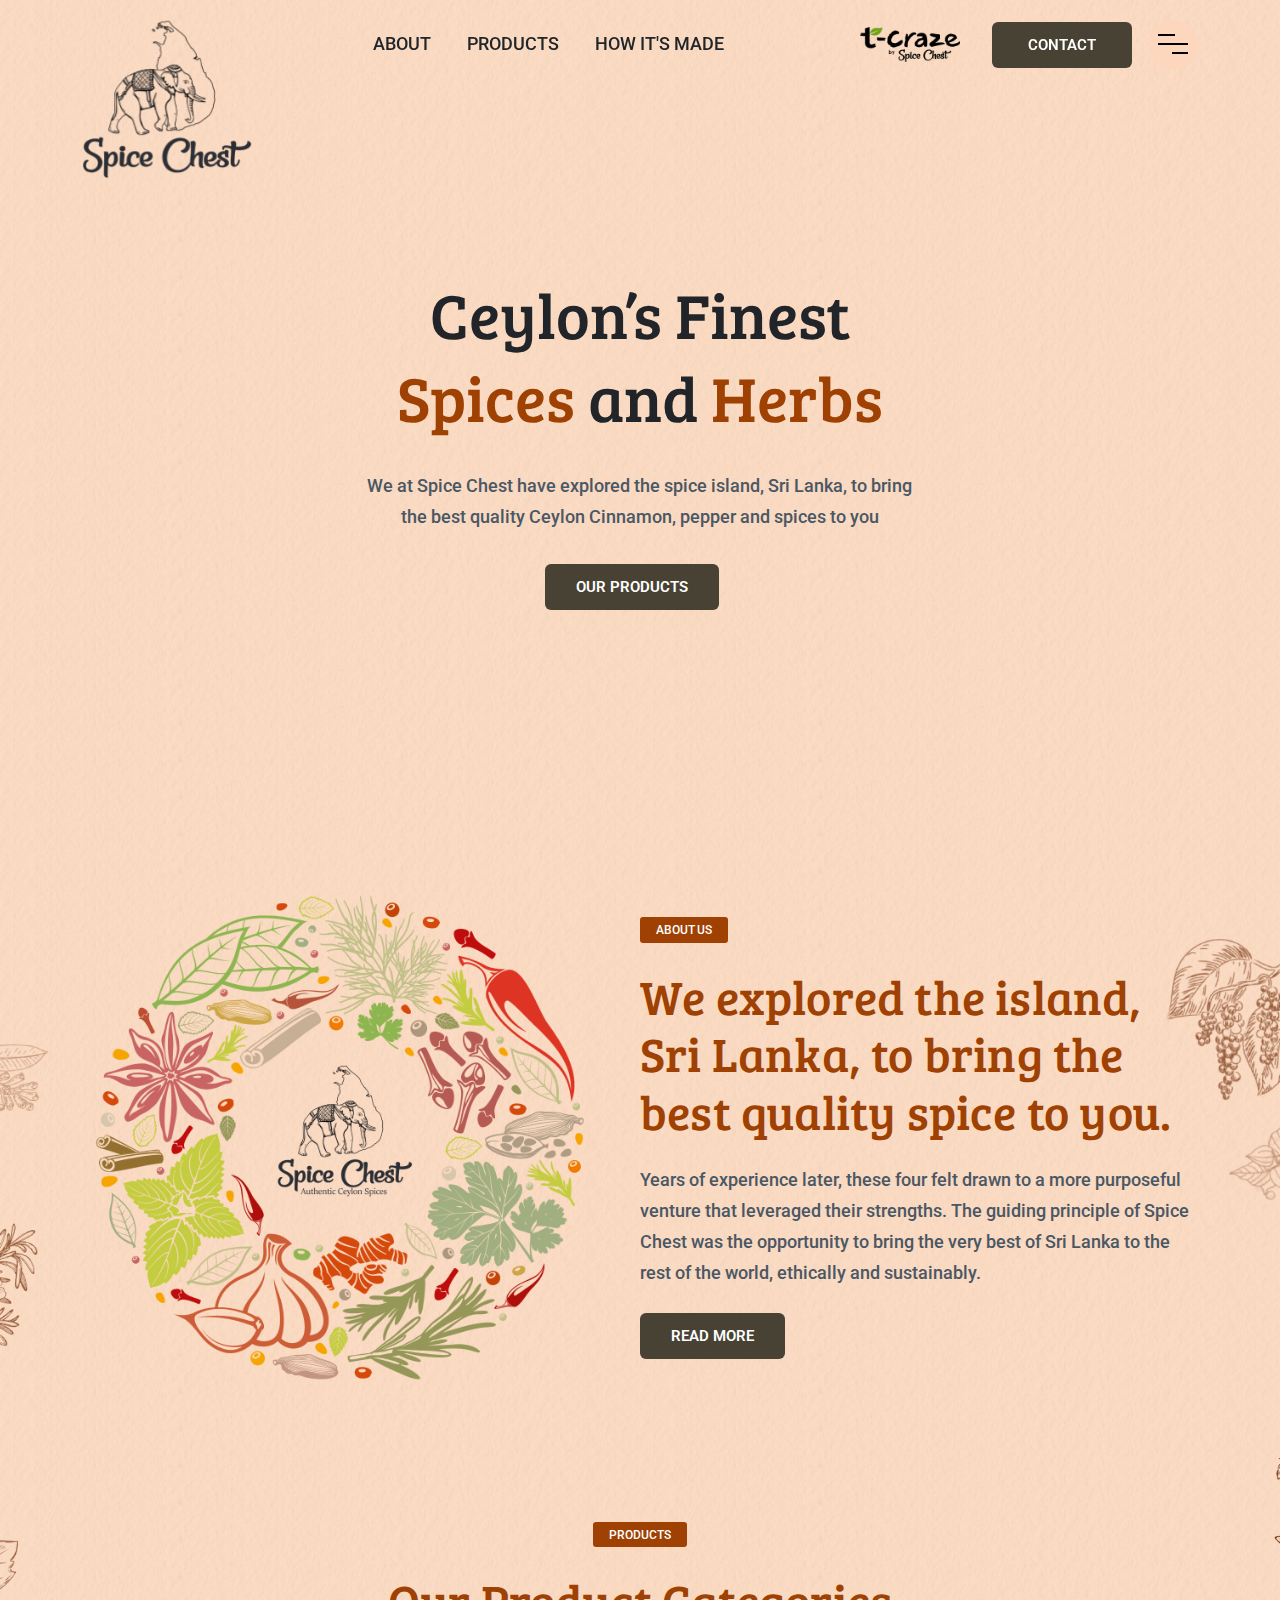
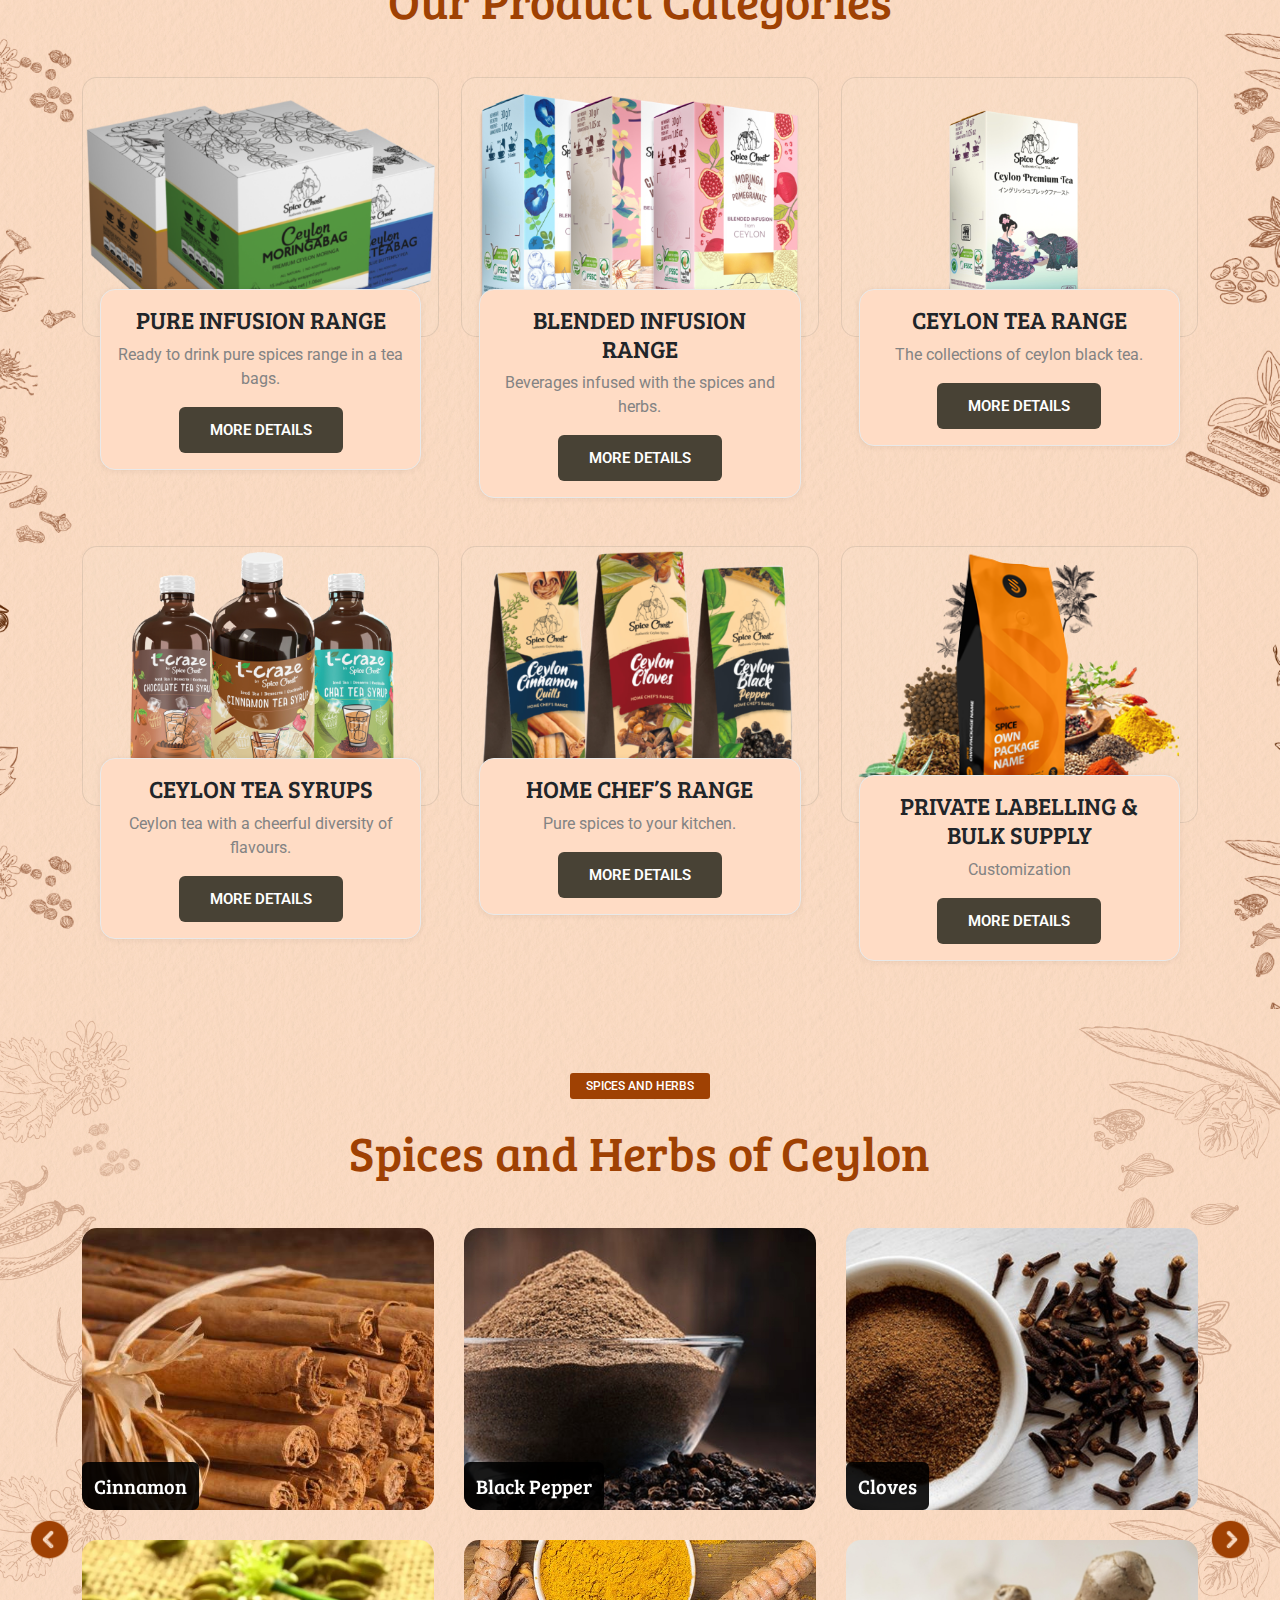
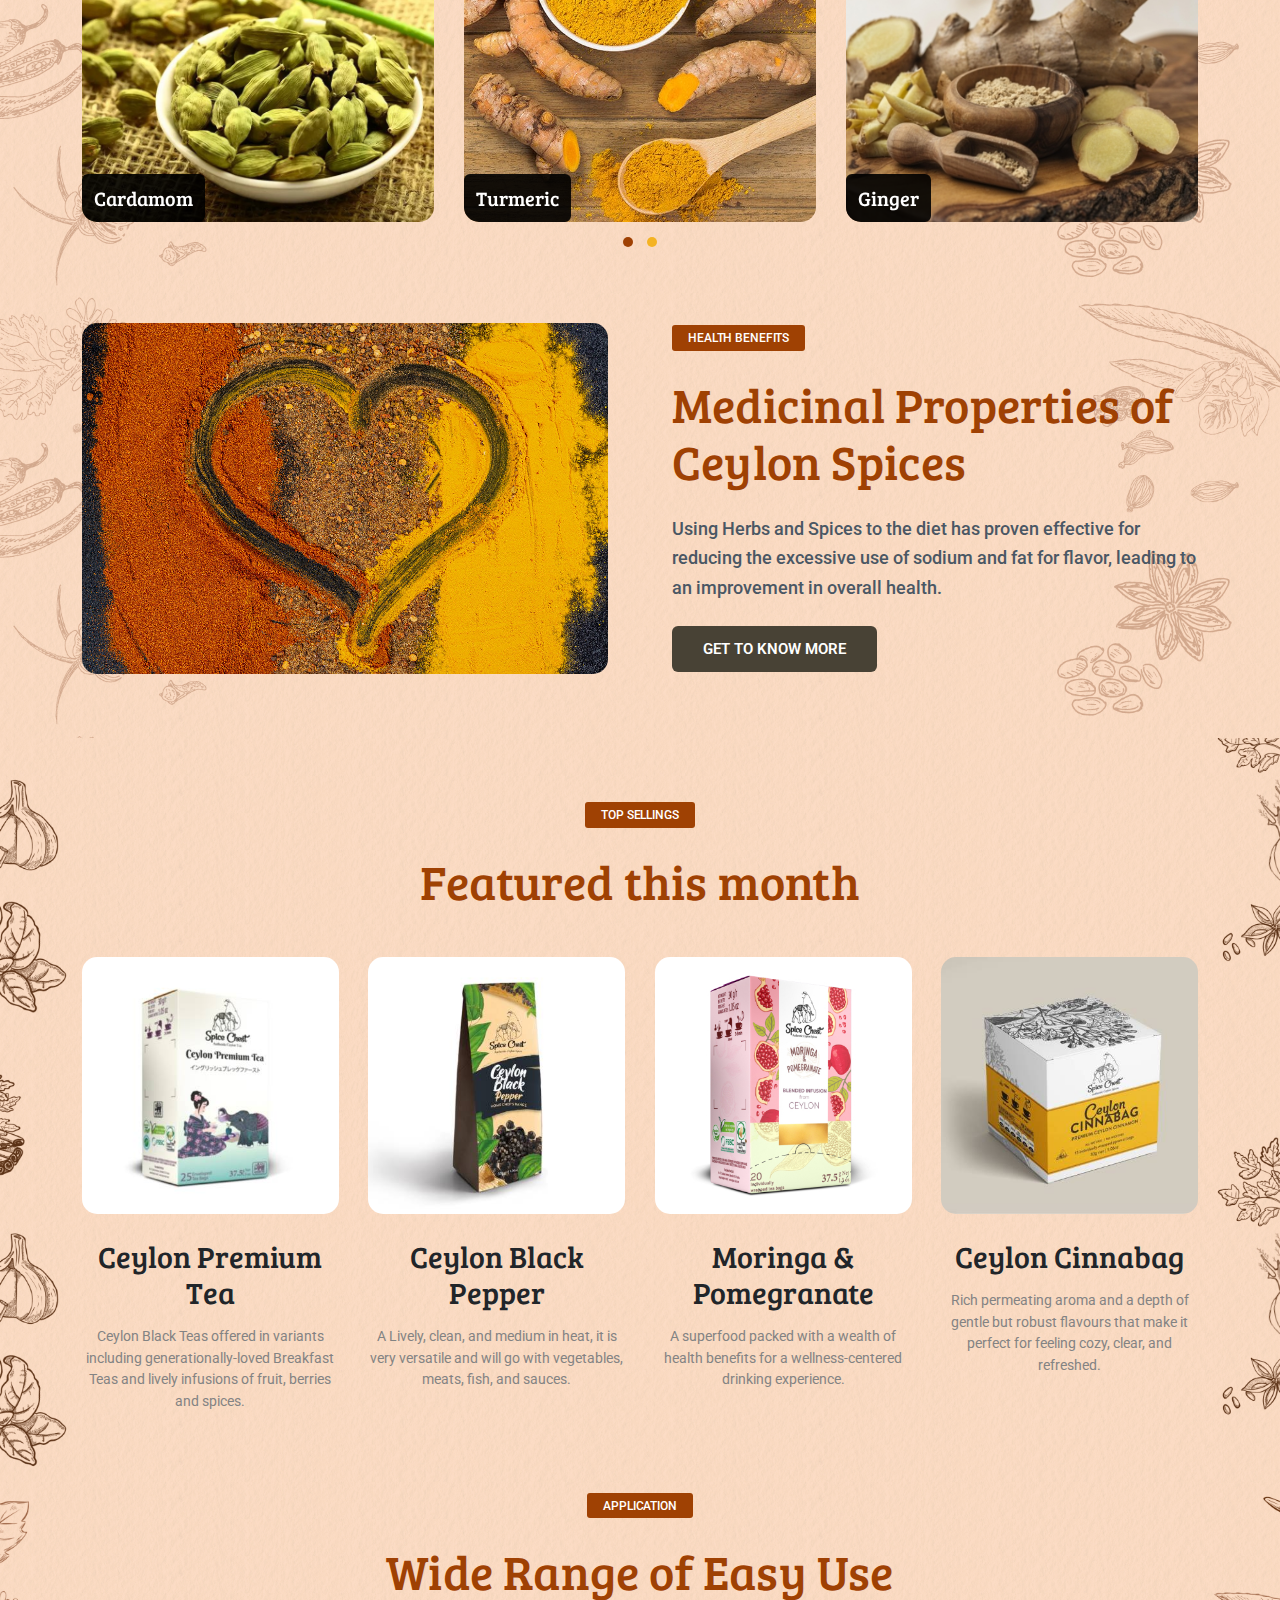
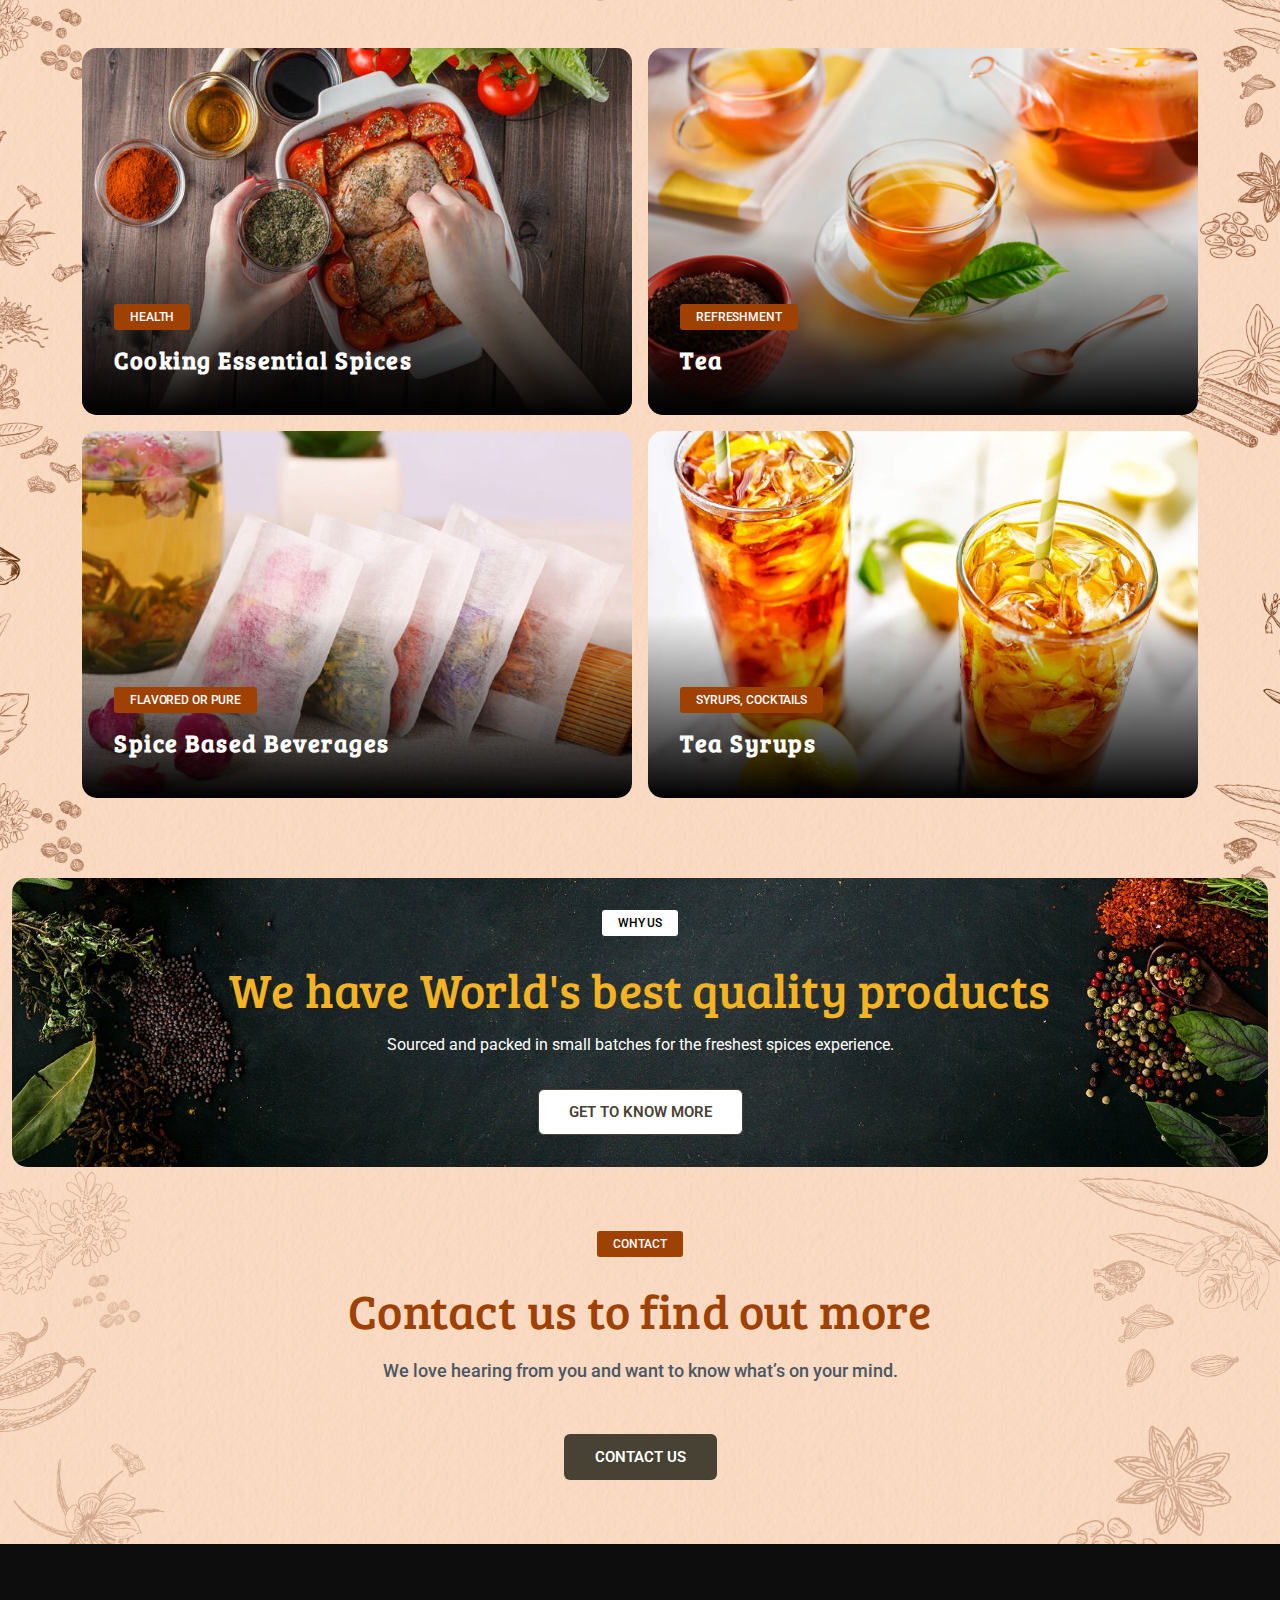
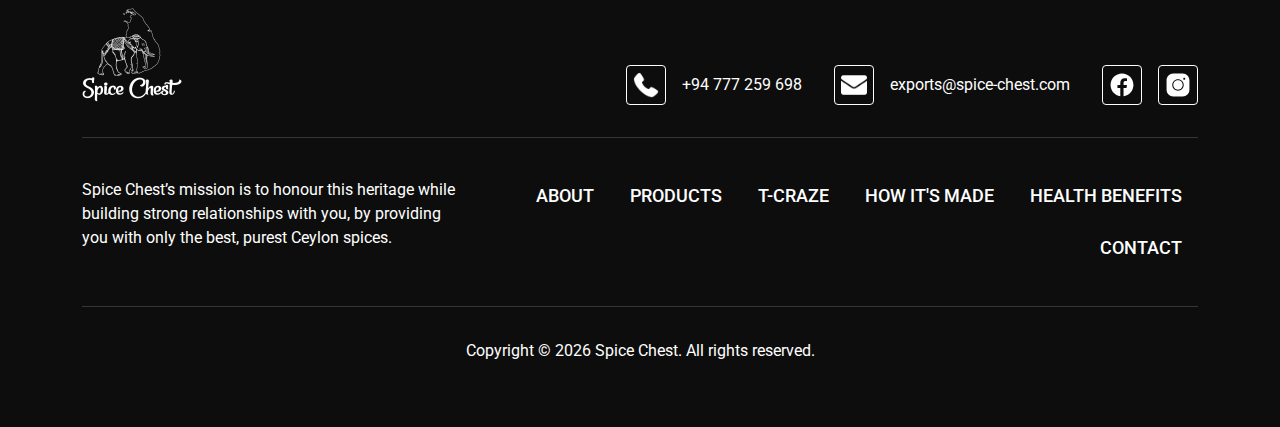
<file: index.html>
<!DOCTYPE html>
<html lang="en">

<head>
    <meta charset="UTF-8">
    <meta http-equiv="X-UA-Compatible" content="IE=edge">
    <meta name="viewport" content="width=device-width, initial-scale=1.0">
    <link href='assets/images/logo/fav-icon.png' type='image/x-icon' rel='shortcut icon' />
    <title>Spice Chest | Ceylon’s Finest Spices and Herbs</title>

    <link
        href="https://fonts.googleapis.com/css2?family=Roboto:ital,wght@0,100;0,300;0,400;0,500;0,700;0,900;1,400&display=swap"
        rel="stylesheet">
    <link href="https://fonts.googleapis.com/css2?family=Bree+Serif&display=swap" rel="stylesheet">


    <link href="assets/css/bootstrap.min.css" rel="stylesheet">
    <link rel="stylesheet" href="assets/css/owlCarousel/owl.carousel.min.css">
    <link rel="stylesheet" href="assets/css/owlCarousel/owl.theme.default.min.css">
    <link href="assets/css/main.css" rel="stylesheet">
    <link href="assets/css/responsive.css" rel="stylesheet">
</head>

<body>
    <section class="nav-main">
        <header class="cd-header" id="navbar">
            <div class="container header-wrapper">
                <div class="logo-wrap">
                    <a href="/">
                        <img class="img-fluid" src="assets/images/logo/Spice-Chest-Logo-Small.png" alt="">
                    </a>
                </div>

                <div class="nav_all_links">
                    <a href="about.html" class="sc-link">About</a>
                    <a href="product-categories.html" class="sc-link">Products</a>
                    <a href="how-its-made.html" class="sc-link">How it's Made</a>
                </div>

                <div class="nav_end_wrapper">
                    <a href="ceylon-tea-syrups.html" class="sc-link t-craze-link"><img
                            src="assets/images/logo/t-craze.png" alt=""></a>

                    <div class="nav_contact_btn">
                        <a href="contact.html" class="sc-main-btn text-uppercase">Contact</a>
                    </div>
                    <div class="nav-but-wrap">
                        <div class="menu-icon hover-target">
                            <span class="menu-icon__line menu-icon__line-left"></span>
                            <span class="menu-icon__line"></span>
                            <span class="menu-icon__line menu-icon__line-right"></span>
                        </div>
                    </div>
                </div>
            </div>
        </header>

        <div class="nav">
            <div class="nav__content">
                <div class="nav_tiles nav__list-item">
                    <div class="nav_block">
                        <a href="product-categories.html">Products</a>
                    </div>
                    <div class="nav_block">
                        <a href="contact.html">Contact Us</a>
                    </div>
                </div>
                <ul class="nav__list">
                    <li class="nav__list-item active-nav"><a href="about.html" class="hover-target">About Us</a></li>
                    <li class="nav__list-item"><a href="#" class="hover-target">t-craze</a></li>
                    <li class="nav__list-item"><a href="how-its-made.html" class="hover-target">How it's Made</a></li>
                    <li class="nav__list-item"><a href="health-benefits.html" class="hover-target">Health Benefits</a>
                    </li>
                </ul>
            </div>
        </div>
    </section>

    <!-- <div class="nav_height"></div> -->

    <section class="section-common hero-main">
        <!-- <div class="container"> -->
        <div class="hero_img_1 popOver">
            <img class="img-fluid" src="assets/images/main-bg-03.png" alt="">
        </div>

        <div class="hero_container">

            <div class="hero_text">
                <h1>Ceylon’s Finest <span>
                        <font>Spices</font> and <font>Herbs</font>
                    </span></h1>
                <h6>We at Spice Chest have explored the spice island, Sri Lanka, to bring the best quality Ceylon
                    Cinnamon, pepper and spices to you</h6>
                <div class="hero_main_btn">
                    <a href="#productsSection" class="sc-main-btn text-uppercase">Our Products</a>
                </div>
            </div>
        </div>

        <div class="hero_img_2 popOver_1">
            <img class="img-fluid" src="assets/images/main-bg-01.png" alt="">
        </div>
        <!-- </div> -->
    </section>

    <section class="section-common about-section pt-0">
        <div class="container">
            <div class="about_wrapper">
                <div class="about_us_img">
                    <img class="img-fluid" src="assets/images/home-about-bg-01.png" alt="">
                </div>

                <div class="about_us_desc">
                    <div class="content-eyebrow">About Us</div>
                    <h2 class="section-title">We explored the island, Sri Lanka, to bring the best quality spice to you.
                    </h2>
                    <h6 class="title-sub-1">Years of experience later, these four felt drawn to a more purposeful
                        venture that leveraged their
                        strengths. The guiding principle of Spice Chest was the opportunity to bring the very best of
                        Sri
                        Lanka to the rest of the world, ethically and sustainably.</h6>
                    <a href="about.html" class="sc-main-btn text-uppercase">Read More</a>
                </div>
            </div>
        </div>
    </section>

    <section class="section-common product-category-section pb-0" id="productsSection">
        <div class="container">
            <div class="products_container">
                <div class="products_title">
                    <div class="content-eyebrow">Products</div>
                    <h2 class="section-title">Our Product Categories
                    </h2>
                </div>
                <div class="products_wrapper">
                    <div class="products_item">
                        <img class="img-fluid" src="assets/images/products/categories/pure-infusion.png" alt="">
                        <div class="product_item_details">
                            <h5>Pure Infusion Range</h5>
                            <p class="product_names">Ready to drink pure spices range in a tea bags.
                            </p>
                            <a href="pure-Infusion-range.html" class="sc-main-btn text-uppercase">More Details</a>
                        </div>
                    </div>
                    <div class="products_item">
                        <img class="img-fluid" src="assets/images/products/categories/blended-infusion.png" alt="">
                        <div class="product_item_details">
                            <h5>Blended Infusion Range</h5>
                            <p class="product_names">Beverages infused with the spices and herbs.</p>
                            <a href="blended-infusion-range.html" class="sc-main-btn text-uppercase">More Details</a>
                        </div>
                    </div>
                    <div class="products_item">
                        <img class="img-fluid" src="assets/images/products/categories/tea-range.png" alt="">
                        <div class="product_item_details">
                            <h5>Ceylon Tea Range</h5>
                            <p class="product_names">The collections of ceylon black tea.</p>
                            <a href="ceylon-tea-range.html" class="sc-main-btn text-uppercase">More Details</a>
                        </div>
                    </div>
                    <div class="products_item">
                        <img class="img-fluid" src="assets/images/products/categories/tea-syrup.png" alt="">
                        <div class="product_item_details">
                            <h5>Ceylon Tea Syrups</h5>
                            <p class="product_names">Ceylon tea with a cheerful diversity of flavours.</p>
                            <a href="ceylon-tea-syrups.html" class="sc-main-btn text-uppercase">More Details</a>
                        </div>
                    </div>
                    <div class="products_item">
                        <img class="img-fluid" src="assets/images/products/categories/home-chef.png" alt="">
                        <div class="product_item_details">
                            <h5>Home Chef’s Range</h5>
                            <p class="product_names">Pure spices to your kitchen.</p>
                            <a href="home-chefs-range.html" class="sc-main-btn text-uppercase">More Details</a>
                        </div>
                    </div>
                    <div class="products_item">
                        <img class="img-fluid" src="assets/images/products/categories/bulk.png" alt="">
                        <div class="product_item_details">
                            <h5>Private Labelling & Bulk Supply</h5>
                            <p class="product_names">Customization</p>
                            <a href="private-labelling-bulk-supply.html" class="sc-main-btn text-uppercase">More
                                Details</a>
                        </div>
                    </div>
                </div>
            </div>
        </div>
    </section>

    <section class="section-common beverage-section">
        <!-- <div class="section-overlay"> </div> -->
        <div class="container">
            <div class="products_title">
                <div class="content-eyebrow">Spices and Herbs</div>
                <h2 class="section-title">Spices and Herbs of Ceylon
                </h2>
            </div>

            <div class="beverage-section-wrapper">

                <div class="owl-carousel owl-theme">
                    <div class="item">
                        <div class="beverage-right">
                            <div class="about_spice_right_item">
                                <div class="about_spice_image">
                                    <img class="img-fluid" src="assets/images/spice-demo/Ceylon Cinnamon.jpg" alt="">
                                </div>
                                <div class="about_spice_title_sm">
                                    <h5>Cinnamon</h5>
                                </div>

                                <div class="about_spice_info">
                                    <p>Sri Lanka is the home of ‘true cinnamon’ (not to be confused with Cassia) and
                                        from
                                        the times of ancient Egypt to now it has produced the world’s best Cinnamon.
                                    </p>
                                    <p> With its sensuous aroma and complex sweet flavour (as opposed to the bitter
                                        pungency of Cassia), artisanal Ceylon Cinnamon is a global favourite common in
                                        desserts in the West and savoury dishes in the East. </p>
                                    <p>Cinnamon Quills, or sticks,
                                        are delicately rolled layers of the inner bark of the cinnamon tree, easy to
                                        crumble and spread.</p>
                                </div>
                            </div>

                            <div class="about_spice_right_item">
                                <div class="about_spice_image">
                                    <img class="img-fluid" src="assets/images/spice-demo/Ceylon Black Pepper.jpg"
                                        alt="">
                                </div>
                                <div class="about_spice_title_sm">
                                    <h5>Black Pepper</h5>
                                </div>

                                <div class="about_spice_info">
                                    <p>Carefully nurtured pepper vines and precise peppercorn harvesting and sun-drying
                                        results in our premium Ceylon Black Pepper.
                                    </p>
                                    <p>Regarded one of the most versatile
                                        black peppers, it is aromatic with a clean, sharp bite and lingering medium
                                        heat. Extremely versatile and excellent for enhancing and adding vibrancy to
                                        sauces, vegetables, fish, and meats.</p>
                                </div>
                            </div>

                            <div class="about_spice_right_item">
                                <div class="about_spice_image">
                                    <img class="img-fluid" src="assets/images/spice-demo/Ceylon Cloves.jpg" alt="">
                                </div>
                                <div class="about_spice_title_sm">
                                    <h5>Cloves</h5>
                                </div>

                                <div class="about_spice_info">
                                    <p>Cloves are the dried unopened buds of the evergreen clove tree and Sri Lanka’s
                                        tropical wet zone is ideal for producing fresh cloves in abundance. Ceylon
                                        Cloves are robust in flavour, intensely aromatic, warm, and bittersweet.</p>
                                    <p>Its strong flavour features in stews and marinades in European, African, Asian
                                        and
                                        Middle Eastern Cuisine and is a staple in South Asian spice mixes.</p>
                                </div>
                            </div>

                            <div class="about_spice_right_item">
                                <div class="about_spice_image">
                                    <img class="img-fluid" src="assets/images/spice-demo/Cardamom.jpg" alt="">
                                </div>
                                <div class="about_spice_title_sm">
                                    <h5>Cardamom</h5>
                                </div>

                                <div class="about_spice_info">
                                    <p>Nicknamed the ‘Queen of Spices’ due to its historical acclaim and high value,
                                        Ceylon Cardamom consists of the seed pods of the Cardamom plants grown in the
                                        cool central highlands of Sri Lanka.</p>
                                    <p>Cardamom’s complex flavour; being
                                        deliciously fragrant and sweet while also being spicy and minty, make it a
                                        featured spice in sweets, pastries, coffees, teas and even meats.</p>
                                </div>
                            </div>

                            <div class="about_spice_right_item">
                                <div class="about_spice_image">
                                    <img class="img-fluid" src="assets/images/spice-demo/Ceylon Turmeric.jpg" alt="">
                                </div>
                                <div class="about_spice_title_sm">
                                    <h5>Turmeric</h5>
                                </div>

                                <div class="about_spice_info">
                                    <p>Native to Sri Lanka, this ancient golden spice consists of ground roots of the
                                        turmeric plant. Like its yellow-gold colour, Ceylon Turmeric has a mild floral
                                        aroma and a light, bright, earthy taste that hints of orange and ginger.</p>
                                    <p>A mainstay in curries, turmeric is also used to spice meats and vegetables as
                                        well
                                        as add colour to a variety of dishes.</p>
                                </div>
                            </div>


                            <div class="about_spice_right_item">
                                <div class="about_spice_image">
                                    <img class="img-fluid" src="assets/images/spice-demo/Ceylon Ginger.jpg" alt="">
                                </div>
                                <div class="about_spice_title_sm">
                                    <h5>Ginger</h5>
                                </div>

                                <div class="about_spice_info">
                                    <p>A Staple of kitchens worldwide, ginger’s exuberant flavour is timeless and
                                        instantly recognizable. Premium Ceylon ginger is uniquely strong in its aroma
                                        and flavour, giving Ceylon Ginger Powder its zest.
                                    </p>
                                    <p>Its flavour is warm, lively,
                                        and spicy-sweet with mild woodiness. Ceylon Ginger Powder pairs extremely well
                                        with a variety of foods ranging from sweets and cakes to pickles, meats and
                                        ginger beer.</p>
                                </div>
                            </div>
                        </div>
                    </div>

                    <div class="item">
                        <div class="beverage-right">
                            <div class="about_spice_right_item">
                                <div class="about_spice_image">
                                    <img class="img-fluid" src="assets/images/spice-demo/butterfly-pea.jpg" alt="">
                                </div>
                                <div class="about_spice_title_sm">
                                    <h5>Bule Butterfly Pea</h5>
                                </div>

                                <div class="about_spice_info">
                                    <p>Blue tea is a popular food trend in recent times, owing to the wonderful benefits
                                        it confers, for human health, such
                                        as promoting weight loss, detoxifying the body, pacifying the mind, enriching
                                        skin texture and improving hair
                                        growth.
                                    </p>
                                    <p>The impressive nutritional profile of blue tea makes it a wonderful weight loss
                                        beverage, as well as a
                                        refreshing drink to cool the body, when served chilled. Being naturally
                                        caffeine-free and a completely herbal
                                        concoction, blue tea just like Green Tea is also a powerhouse of antioxidants.
                                    </p>
                                    <p>It contains significant amounts of the
                                        catechin EGCG - epigallocatechin gallate, as well as a host of anti-inflammatory
                                        and immune-boosting components
                                        such as flavonoids, tannins and polyphenols.</p>
                                </div>
                            </div>

                            <div class="about_spice_right_item">
                                <div class="about_spice_image">
                                    <img class="img-fluid" src="assets/images/spice-demo/tea.jpg" alt="">
                                </div>
                                <div class="about_spice_title_sm">
                                    <h5>​Ceylon Tea</h5>
                                </div>
                                <div class="about_spice_info">
                                    <p>In over one hundred and fifty years, the name Ceylon had become synonymous with the world's finest tea.</p>
                                </div>
                            </div>

                            <div class="about_spice_right_item">
                                <div class="about_spice_image">
                                    <img class="img-fluid" src="assets/images/spice-demo/moringa.jpg" alt="">
                                </div>
                                <div class="about_spice_title_sm">
                                    <h5>Moringa</h5>
                                </div>

                                <div class="about_spice_info">
                                    <p>With minerals, amino acids, several times more vitamin C than oranges, and
                                        several times more calcium than
                                        cow’s milk, Moringa is extremely nutritious.
                                    </p>
                                    <p>Research into the plant chemicals present in Moringa show it has
                                        potential as an antitumor, antipyretic, antiepileptic, anti-inflammatory,
                                        antiulcer, antispasmodic, diuretic,
                                        antihypertensive, cholesterol lowering, antioxidant, antidiabetic,
                                        hepatoprotective, antibacterial and antifungal.</p>
                                </div>
                            </div>
                        </div>
                    </div>
                </div>
            </div>

            <div class="medicinal-properties">
                <div class="medicinal-image">
                    <img src="assets/images/helth-section.jpg" alt="">
                </div>
                <div class="medicinal-info">
                    <div class="content-eyebrow">Health Benefits</div>
                    <h5>Medicinal Properties of Ceylon Spices</h5>
                    <h6 class="title-sub-1">Using Herbs and Spices to the diet has proven effective for reducing the
                        excessive use of sodium and fat for flavor, leading to an improvement in overall health.
                    </h6>
                    <a href="health-benefits.html" class="sc-main-btn text-uppercase">Get to know more</a>
                </div>
            </div>

        </div>
    </section>

    <section class="section-common top_products_section">
        <div class="container">
            <div class="products_title">
                <div class="content-eyebrow">Top Sellings</div>
                <h2 class="section-title">Featured this month
                </h2>
            </div>

            <div class="top_products_wrapper">
                <div class="top_product_item">
                    <div class="top_product_item_image">
                        <img class="img-fluid" src="assets/images/products/top-sell/tea.jpg" alt="">
                    </div>
                    <div class="top_product_item_desc">
                        <h4>Ceylon Premium Tea</h4>
                        <p>Ceylon Black Teas offered in variants including generationally-loved Breakfast Teas and
                            lively infusions of fruit, berries and spices.</p>
                    </div>
                </div>

                <div class="top_product_item">
                    <div class="top_product_item_image">
                        <img class="img-fluid" src="assets/images/products/top-sell/CeylonBlackPepper.jpg" alt="">
                    </div>
                    <div class="top_product_item_desc">
                        <h4>Ceylon Black Pepper</h4>
                        <p>A Lively, clean, and medium in heat, it is very versatile and will go with vegetables, meats,
                            fish, and sauces.</p>
                    </div>
                </div>

                <div class="top_product_item">
                    <div class="top_product_item_image">
                        <img class="img-fluid" src="assets/images/products/top-sell/Moringa.jpg" alt="">
                    </div>
                    <div class="top_product_item_desc">
                        <h4>Moringa & Pomegranate</h4>
                        <p>A superfood packed with a wealth of health benefits for a wellness-centered drinking
                            experience.</p>
                    </div>
                </div>

                <div class="top_product_item">
                    <div class="top_product_item_image">
                        <img class="img-fluid" src="assets/images/products/top-sell/CINNABAG.jpg" alt="">
                    </div>
                    <div class="top_product_item_desc">
                        <h4>Ceylon Cinnabag​</h4>
                        <p>Rich permeating aroma and a depth of gentle but robust flavours that make it perfect for
                            feeling cozy, clear, and refreshed.</p>
                    </div>
                </div>
            </div>
        </div>
    </section>

    <section class="section-common where_using_section pt-0">
        <div class="container">
            <div class="products_title">
                <div class="content-eyebrow">Application</div>
                <h2 class="section-title">Wide Range of Easy Use
                </h2>
            </div>

            <div class="usage_wrapper">
                <div class="using_item">
                    <div class="usage_item_image">
                        <img src="assets/images/usage/cooking.jpg" alt="" class="img-fluid">
                    </div>
                    <div class="usage_item_title">
                        <div class="content-eyebrow">Health</div>
                        <h4>Cooking Essential Spices</h4>
                    </div>
                </div>

                <div class="using_item">
                    <div class="usage_item_image">
                        <img src="assets/images/usage/tea.jpg" alt="" class="img-fluid">
                    </div>
                    <div class="usage_item_title">
                        <div class="content-eyebrow">Refreshment</div>
                        <h4>Tea</h4>
                    </div>
                </div>

                <div class="using_item">
                    <div class="usage_item_image">
                        <img src="assets/images/usage/spice-drink.jpg" alt="" class="img-fluid">
                    </div>
                    <div class="usage_item_title">
                        <div class="content-eyebrow">Flavored or Pure</div>
                        <h4>Spice Based Beverages</h4>
                    </div>
                </div>

                <div class="using_item">
                    <div class="usage_item_image">
                        <img src="assets/images/usage/syrups.jpg" alt="" class="img-fluid">
                    </div>
                    <div class="usage_item_title">
                        <div class="content-eyebrow">Syrups, Cocktails</div>
                        <h4>Tea Syrups</h4>
                    </div>
                </div>
            </div>
        </div>
    </section>

    <section>
        <div class="container-fluid">
            <div class="why_us_wrapper section-common__double">
                <div class="container why_us_inner">
                    <div class="why_us_desc">
                        <div class="content-eyebrow">Why Us</div>
                        <h2 class="section-title">We have World's best quality products
                        </h2>
                        <p>Sourced and packed in small batches for the freshest spices experience.</p>
                        <a href="product-categories.html" class="sc-btn-outline text-uppercase">Get to know more</a>
                    </div>
                </div>
            </div>
        </div>
    </section>

    <section class="section-common contact-section">
        <div class="container">
            <div class="products_title">
                <div class="content-eyebrow">Contact</div>
                <h2 class="section-title">Contact us to find out more
                </h2>
                <h6 class="title-sub-1">We love hearing from you and want to know what’s on your mind.</h6>
            </div>
            <a href="contact.html" class="sc-main-btn text-uppercase">Contact Us</a>
        </div>
    </section>

    <footer class="section-common">
        <div class="container">
            <div class="footer-wrapper">
                <div class="f-header">
                    <div>
                        <div class="footer_logo">
                            <a href="/">
                                <img src="assets/images/logo/Spice-Chest-Logo-Small-W.png" alt="" class="img-fluid">
                            </a>
                        </div>
                    </div>

                    <div class="footer_contacts_wrapper">
                        <div class="footer_contact">
                            <ul>
                                <li><span><img src="assets/images/icons/phone-call.png" alt=""></span><a
                                        href="tel:+94777259698">+94 777 259 698</a></li>
                                <li><span><img src="assets/images/icons/email.png" alt=""></span><a
                                        href="mailto:exports@spice-chest.com">exports@spice-chest.com</a></li>
                            </ul>
                        </div>

                        <div class="footer_social">
                            <div class="f_social_item">
                                <a href="https://instagram.com/spice.chest" target="_blank" rel="noopener noreferrer">
                                    <img class="img-fluid" src="assets/images/icons/facebook.svg" alt="">
                                </a>
                            </div>
                            <div class="f_social_item">
                                <a href="https://facebook.com/spice%20chest" target="_blank" rel="noopener noreferrer">
                                    <img class="img-fluid" src="assets/images/icons/instagram.svg" alt="">
                                </a>
                            </div>
                        </div>
                    </div>
                </div>

                <div class="footer_more">
                    <div class="footer_about">
                        <p>Spice Chest’s mission is to honour this heritage while building strong relationships with
                            you, by providing you with only the best, purest Ceylon spices.</p>
                    </div>

                    <div class="f_links">
                        <a href="about.html" class="sc-link">About</a>
                        <a href="product-categories.html" class="sc-link">Products</a>
                        <a href="ceylon-tea-syrups.html" class="sc-link">t-craze</a>
                        <a href="how-its-made.html" class="sc-link">How it's Made</a>
                        <a href="health-benefits.html" class="sc-link">Health Benefits</a>
                        <a href="contact.html" class="sc-link">Contact</a>
                    </div>
                </div>

                <div class="f_copyright">
                    Copyright © <script>
                        document.write(new Date().getFullYear())
                    </script> Spice Chest. All rights reserved.
                </div>
            </div>
        </div>
    </footer>


    <script src="assets/js/bootstrap.bundle.min.js"></script>
    <script src="assets/js/jquery.min.js"></script>
    <script src="assets/js/owl.carousel.min.js"></script>
    <script src="assets/js/spicesCarousel.js"></script>
    <script src="assets/js/main.js"></script>
</body>

</html>
</file>
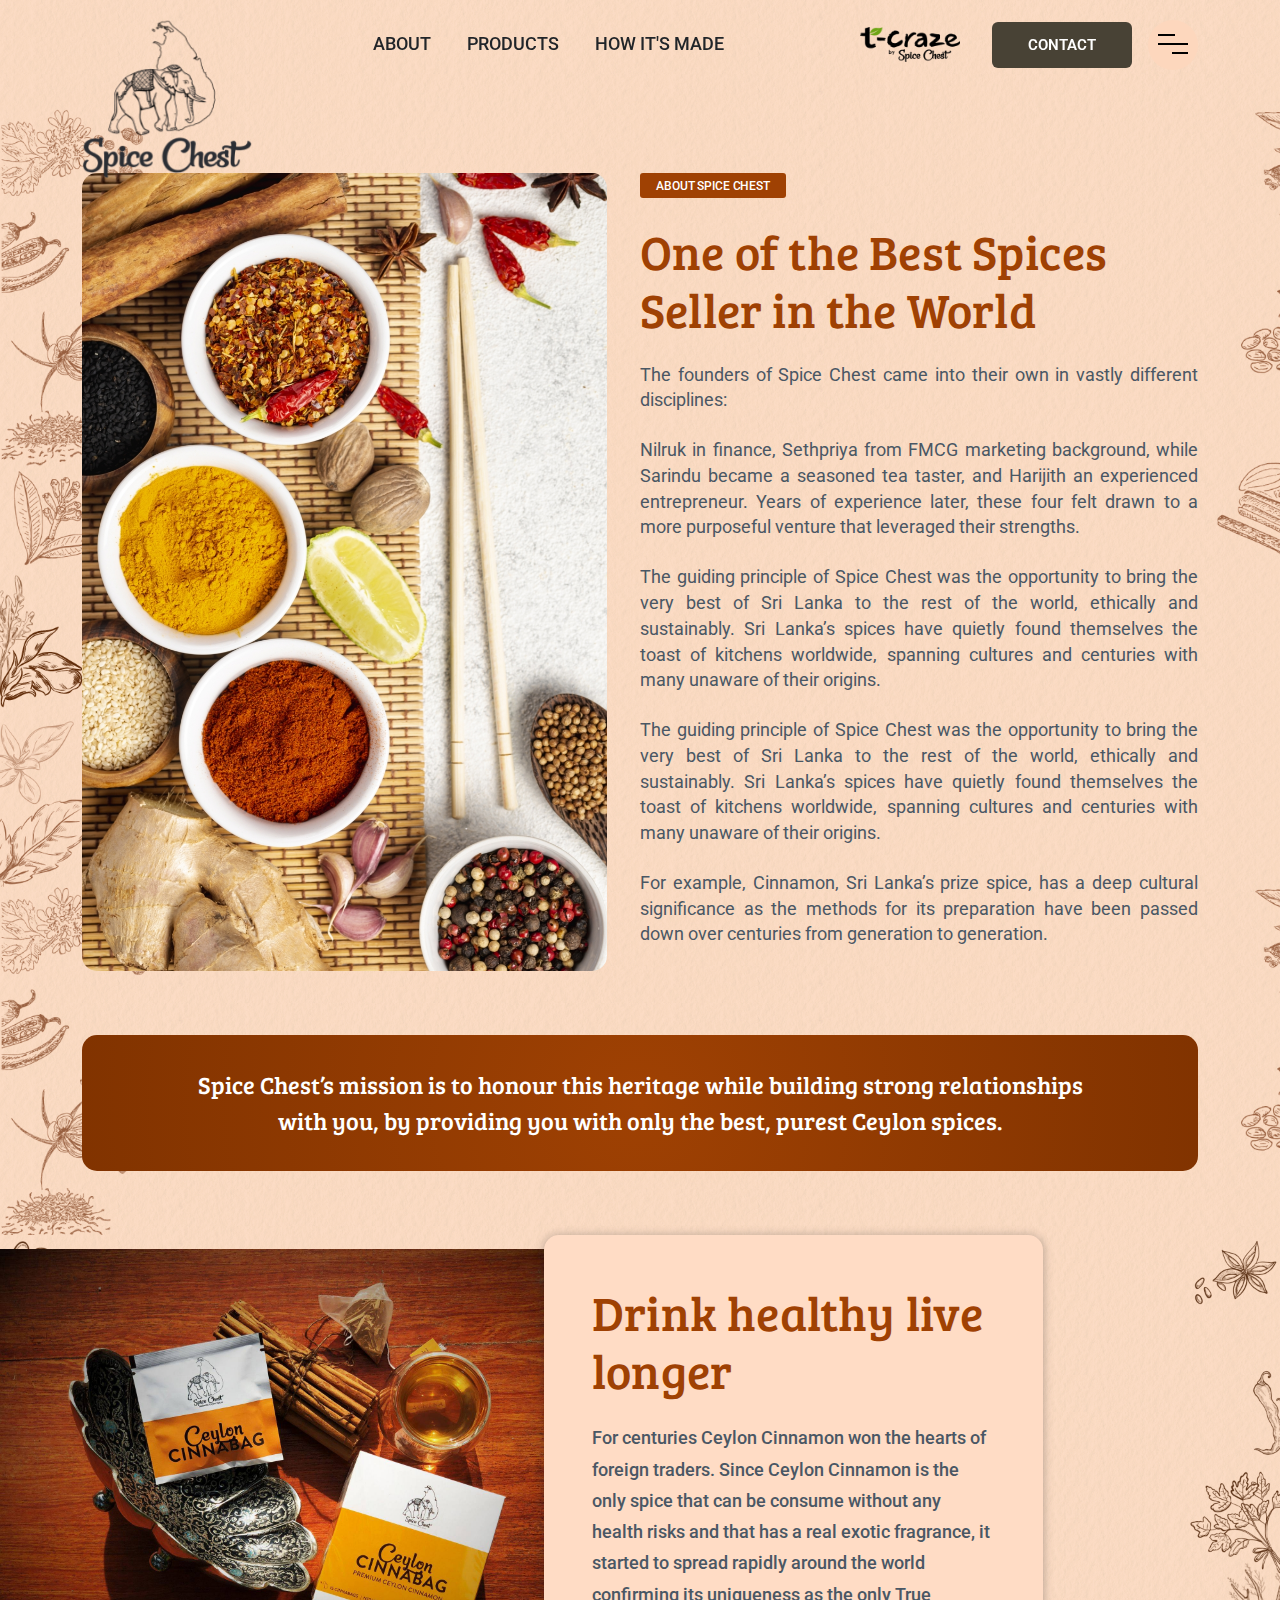
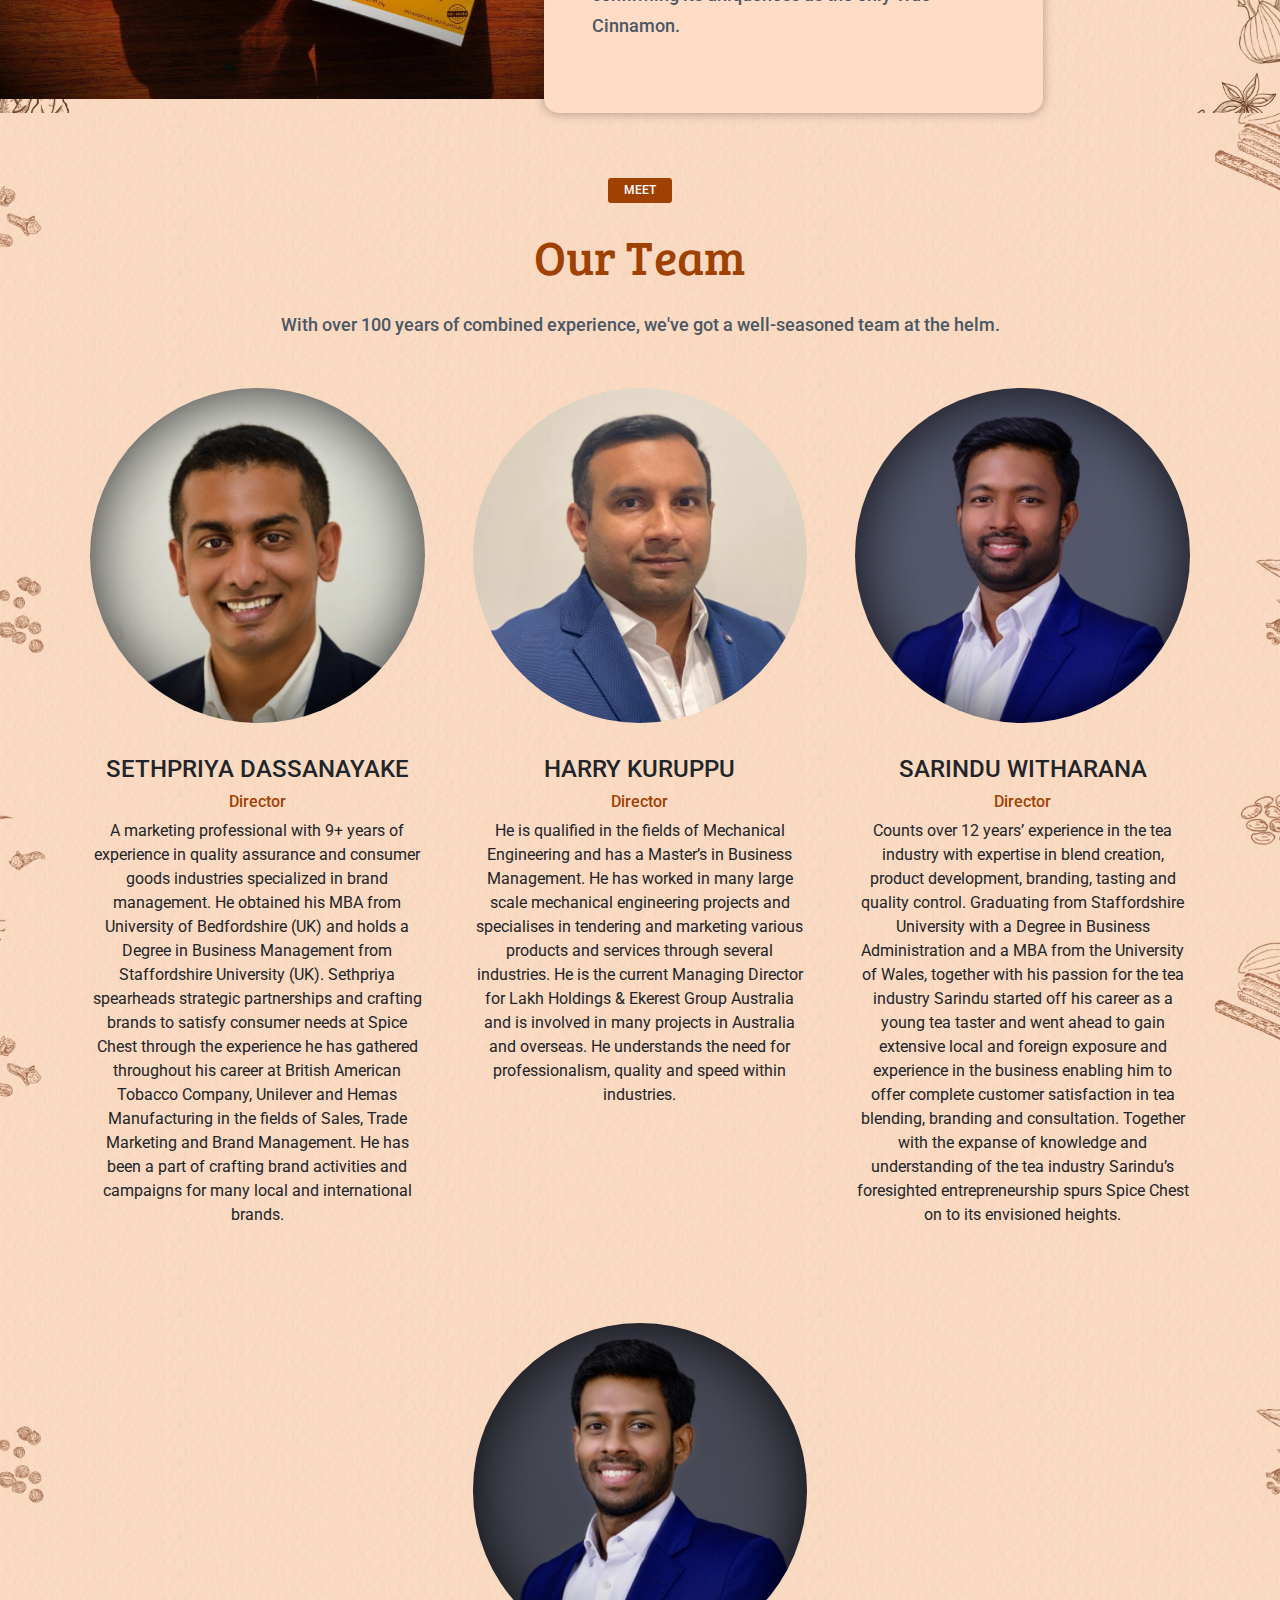
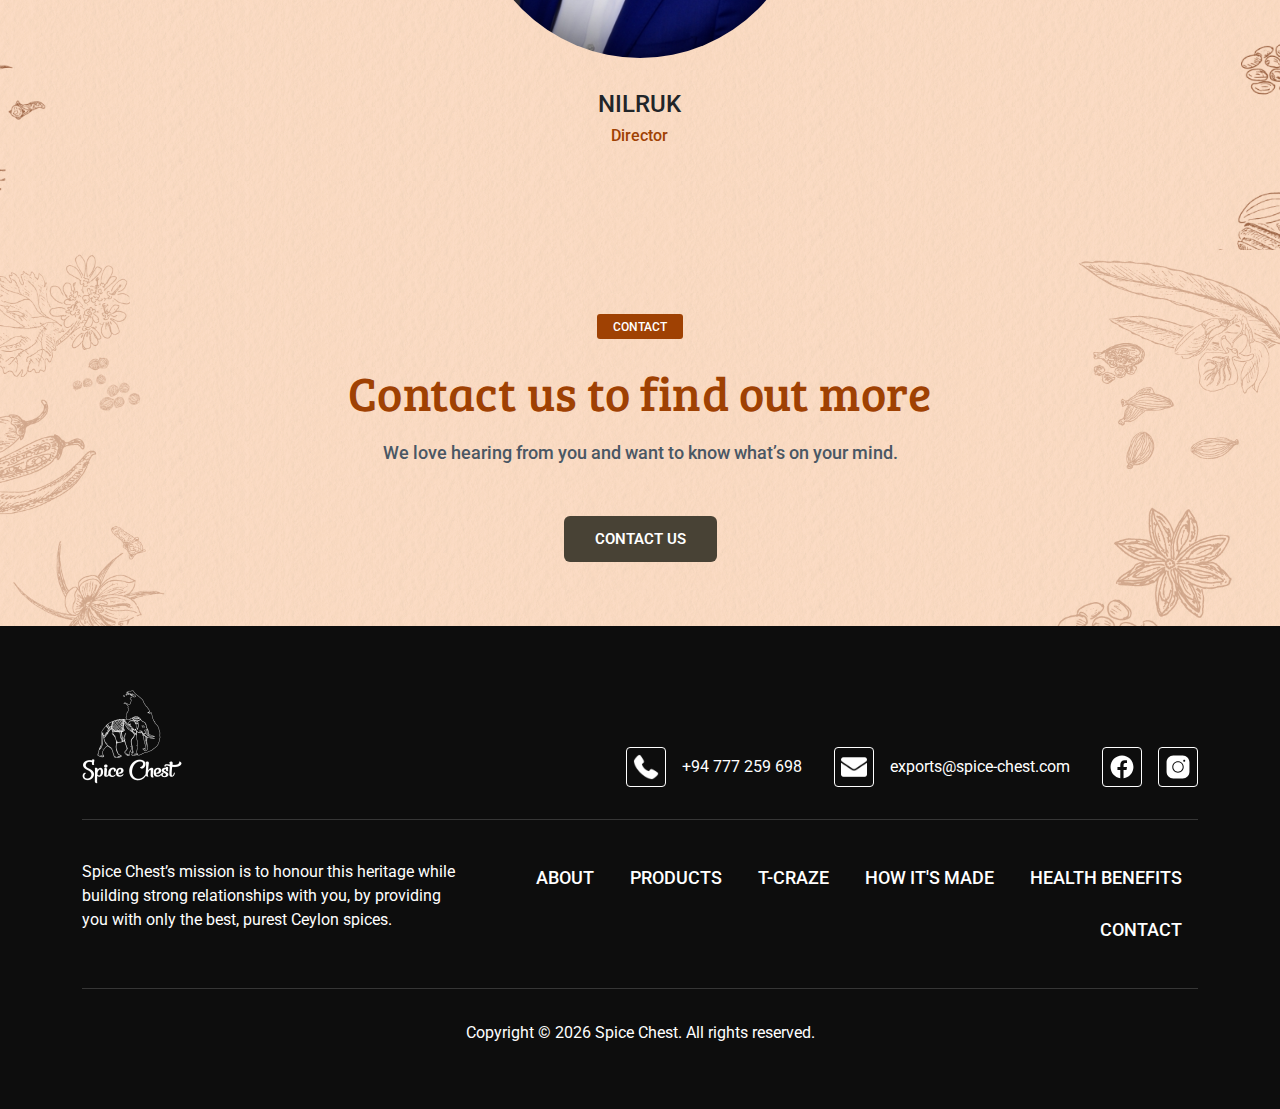
<file: about.html>
<!DOCTYPE html>
<html lang="en">

<head>
    <meta charset="UTF-8">
    <meta http-equiv="X-UA-Compatible" content="IE=edge">
    <meta name="viewport" content="width=device-width, initial-scale=1.0">
    <link href='assets/images/logo/fav-icon.png' type='image/x-icon' rel='shortcut icon' />
    <title>About | Spice Chest</title>

    <link
        href="https://fonts.googleapis.com/css2?family=Roboto:ital,wght@0,100;0,300;0,400;0,500;0,700;0,900;1,400&display=swap"
        rel="stylesheet">
    <link href="https://fonts.googleapis.com/css2?family=Bree+Serif&display=swap" rel="stylesheet">


    <link href="assets/css/bootstrap.min.css" rel="stylesheet">
    <link href="assets/css/main.css" rel="stylesheet">
    <link href="assets/css/responsive.css" rel="stylesheet">
</head>

<body>
    <section class="nav-main">
        <header class="cd-header" id="navbar">
            <div class="container header-wrapper">
                <div class="logo-wrap">
                    <a href="/">
                        <img class="img-fluid" src="assets/images/logo/Spice-Chest-Logo-Small.png" alt="">
                    </a>
                </div>

                <div class="nav_all_links">
                    <a href="about.html" class="sc-link">About</a>
                    <a href="product-categories.html" class="sc-link">Products</a>
                    <a href="how-its-made.html" class="sc-link">How it's Made</a>
                </div>

                <div class="nav_end_wrapper">
                    <a href="ceylon-tea-syrups.html" class="sc-link t-craze-link"><img
                            src="assets/images/logo/t-craze.png" alt=""></a>

                    <div class="nav_contact_btn">
                        <a href="contact.html" class="sc-main-btn text-uppercase">Contact</a>
                    </div>
                    <div class="nav-but-wrap">
                        <div class="menu-icon hover-target">
                            <span class="menu-icon__line menu-icon__line-left"></span>
                            <span class="menu-icon__line"></span>
                            <span class="menu-icon__line menu-icon__line-right"></span>
                        </div>
                    </div>
                </div>
            </div>
        </header>

        <div class="nav">
            <div class="nav__content">
                <div class="nav_tiles nav__list-item">
                    <div class="nav_block">
                        <a href="product-categories.html">Products</a>
                    </div>
                    <div class="nav_block">
                        <a href="contact.html">Contact Us</a>
                    </div>
                </div>
                <ul class="nav__list">
                    <li class="nav__list-item active-nav"><a href="about.html" class="hover-target">About Us</a></li>
                    <li class="nav__list-item"><a href="#" class="hover-target">t-craze</a></li>
                    <li class="nav__list-item"><a href="how-its-made.html" class="hover-target">How it's Made</a></li>
                    <li class="nav__list-item"><a href="health-benefits.html" class="hover-target">Health Benefits</a>
                    </li>
                </ul>
            </div>
        </div>
    </section>

    <div class="nav_height"></div>

    <section class="section-common about-page-section">
        <div class="container">
            <div class="about_wrapper">
                <div class="about_us_img">
                </div>

                <div class="about_us_desc">
                    <div class="content-eyebrow">About Spice Chest</div>
                    <h2 class="section-title">One of the Best Spices Seller in the World
                    </h2>
                    <h6 class="title-sub-1">The founders of Spice Chest came into their own in vastly different
                        disciplines:</h6>

                    <h6 class="title-sub-1">Nilruk in finance, Sethpriya from FMCG marketing background, while Sarindu
                        became a seasoned tea taster, and Harijith an experienced entrepreneur. Years of experience
                        later, these four felt drawn to a more purposeful venture that leveraged their strengths.</h6>

                    <h6 class="title-sub-1">The guiding principle of Spice Chest was the opportunity to bring the very
                        best of Sri Lanka to the rest of the world, ethically and sustainably. Sri Lanka’s spices have
                        quietly found themselves the toast of kitchens worldwide, spanning cultures and centuries with
                        many unaware of their origins.</h6>

                    <h6 class="title-sub-1">The guiding principle of Spice Chest was the opportunity to bring the very
                        best of Sri Lanka to the rest of the world, ethically and sustainably. Sri Lanka’s spices have
                        quietly found themselves the toast of kitchens worldwide, spanning cultures and centuries with
                        many unaware of their origins.</h6>

                    <h6 class="title-sub-1">For example, Cinnamon, Sri Lanka’s prize spice, has a deep cultural
                        significance as the methods for its preparation have been passed down over centuries from
                        generation to generation.</h6>
                </div>
            </div>

            <div class="mission-section">
                <div class="mission-inner">
                    <h4>Spice Chest’s mission is to honour this heritage while building strong relationships with you,
                        by
                        providing
                        you with only the best, purest Ceylon spices.</h4>
                </div>
            </div>

        </div>
    </section>

    <section class="about-cinnamon-section">
        <div class="about-cinnamon-img">
            <img class="img-fluid" src="assets/images/Cinnamon-Tea.jpeg" alt="">
        </div>
        <div class="about-cinnamon-desc">
            <h2 class="section-title">Drink healthy live longer
            </h2>
            <h6 class="title-sub-1">
                For centuries Ceylon Cinnamon won the hearts of foreign traders. Since Ceylon Cinnamon is the only spice
                that can be consume without any health risks and that has a real exotic fragrance, it started to spread
                rapidly around the world confirming its uniqueness as the only True Cinnamon.</h6>
        </div>
    </section>

    <section class="our_team section-common">
        <div class="container">
            <div class="products_title">
                <div class="content-eyebrow">Meet</div>
                <h2 class="section-title">Our Team
                </h2>
                <h6 class="title-sub-1">With over 100 years of combined experience, we've got a well-seasoned team at
                    the helm.</h6>
            </div>

            <div class="team_wrapper">
                <div class="team_item">
                    <div class="team_item_img">
                        <img class="img-fluid" src="assets/images/team/sethpriya.jpeg" alt="">
                    </div>
                    <div class="team_member_info">
                        <h4>Sethpriya Dassanayake</h4>
                        <h6>Director</h6>
                        <p>A marketing professional with 9+ years of experience in quality assurance and consumer goods
                            industries specialized in brand management. He obtained his MBA from University of
                            Bedfordshire (UK) and holds a Degree in Business Management from Staffordshire University
                            (UK). Sethpriya spearheads strategic partnerships and crafting brands to satisfy consumer
                            needs at Spice Chest through the experience he has gathered throughout his career at British
                            American Tobacco Company, Unilever and Hemas Manufacturing in the fields of Sales, Trade
                            Marketing and Brand Management. He has been a part of crafting brand activities and
                            campaigns for many local and international brands. </p>
                    </div>
                </div>
                <div class="team_item">
                    <div class="team_item_img">
                        <img class="img-fluid" src="assets/images/team/harry.jpg" alt="">
                    </div>
                    <div class="team_member_info">
                        <h4>Harry Kuruppu</h4>
                        <h6>Director</h6>
                        <p>He is qualified in the fields of Mechanical Engineering and has a Master’s in Business
                            Management. He has worked in many large scale mechanical engineering projects and
                            specialises in tendering and marketing various products and services through several
                            industries. He is the current Managing Director for Lakh Holdings & Ekerest Group Australia
                            and is involved in many projects in Australia and overseas. He understands the need for
                            professionalism, quality and speed within industries.</p>
                    </div>
                </div>
                <div class="team_item">
                    <div class="team_item_img">
                        <img class="img-fluid" src="assets/images/team/Sarindu.jpeg" alt="">
                    </div>
                    <div class="team_member_info">
                        <h4>Sarindu Witharana </h4>
                        <h6>Director</h6>
                        <p>Counts over 12 years’ experience in the tea industry with expertise in blend creation,
                            product development, branding, tasting and quality control. Graduating from Staffordshire
                            University with a Degree in Business Administration and a MBA from the University of Wales,
                            together with his passion for the tea industry Sarindu started off his career as a young tea
                            taster and went ahead to gain extensive local and foreign exposure and experience in the
                            business enabling him to offer complete customer satisfaction in tea blending, branding and
                            consultation. Together with the expanse of knowledge and understanding of the tea industry
                            Sarindu’s foresighted entrepreneurship spurs Spice Chest on to its envisioned heights.</p>
                    </div>
                </div>
                <div class="team_item">
                    <div class="team_item_img">
                        <img class="img-fluid" src="assets/images/team/nilruk.jpeg" alt="">
                    </div>
                    <div class="team_member_info">
                        <h4>Nilruk</h4>
                        <h6>Director</h6>
                    </div>
                </div>
            </div>
        </div>
    </section>

    <section class="section-common contact-section">
        <div class="container">
            <div class="products_title">
                <div class="content-eyebrow">Contact</div>
                <h2 class="section-title">Contact us to find out more
                </h2>
                <h6 class="title-sub-1">We love hearing from you and want to know what’s on your mind.</h6>
            </div>
            <a href="contact.html" class="sc-main-btn text-uppercase">Contact Us</a>
        </div>
    </section>

    <footer class="section-common">
        <div class="container">
            <div class="footer-wrapper">
                <div class="f-header">
                    <div>
                        <div class="footer_logo">
                            <a href="/">
                                <img src="assets/images/logo/Spice-Chest-Logo-Small-W.png" alt="" class="img-fluid">
                            </a>
                        </div>
                    </div>

                    <div class="footer_contacts_wrapper">
                        <div class="footer_contact">
                            <ul>
                                <li><span><img src="assets/images/icons/phone-call.png" alt=""></span><a
                                        href="tel:+94777259698">+94 777 259 698</a></li>
                                <li><span><img src="assets/images/icons/email.png" alt=""></span><a
                                        href="mailto:exports@spice-chest.com">exports@spice-chest.com</a></li>
                            </ul>
                        </div>

                        <div class="footer_social">
                            <div class="f_social_item">
                                <a href="https://instagram.com/spice.chest" target="_blank" rel="noopener noreferrer">
                                    <img class="img-fluid" src="assets/images/icons/facebook.svg" alt="">
                                </a>
                            </div>
                            <div class="f_social_item">
                                <a href="https://facebook.com/spice%20chest" target="_blank" rel="noopener noreferrer">
                                    <img class="img-fluid" src="assets/images/icons/instagram.svg" alt="">
                                </a>
                            </div>
                        </div>
                    </div>
                </div>

                <div class="footer_more">
                    <div class="footer_about">
                        <p>Spice Chest’s mission is to honour this heritage while building strong relationships with
                            you, by providing you with only the best, purest Ceylon spices.</p>
                    </div>

                    <div class="f_links">
                        <a href="about.html" class="sc-link">About</a>
                        <a href="product-categories.html" class="sc-link">Products</a>
                        <a href="ceylon-tea-syrups.html" class="sc-link">t-craze</a>
                        <a href="how-its-made.html" class="sc-link">How it's Made</a>
                        <a href="health-benefits.html" class="sc-link">Health Benefits</a>
                        <a href="contact.html" class="sc-link">Contact</a>
                    </div>
                </div>

                <div class="f_copyright">
                    Copyright © <script>
                        document.write(new Date().getFullYear())
                    </script> Spice Chest. All rights reserved.
                </div>
            </div>
        </div>
    </footer>


    <script src="assets/js/bootstrap.bundle.min.js"></script>
    <script src="assets/js/jquery.min.js"></script>
    <script src="assets/js/main.js"></script>
</body>

</html>
</file>
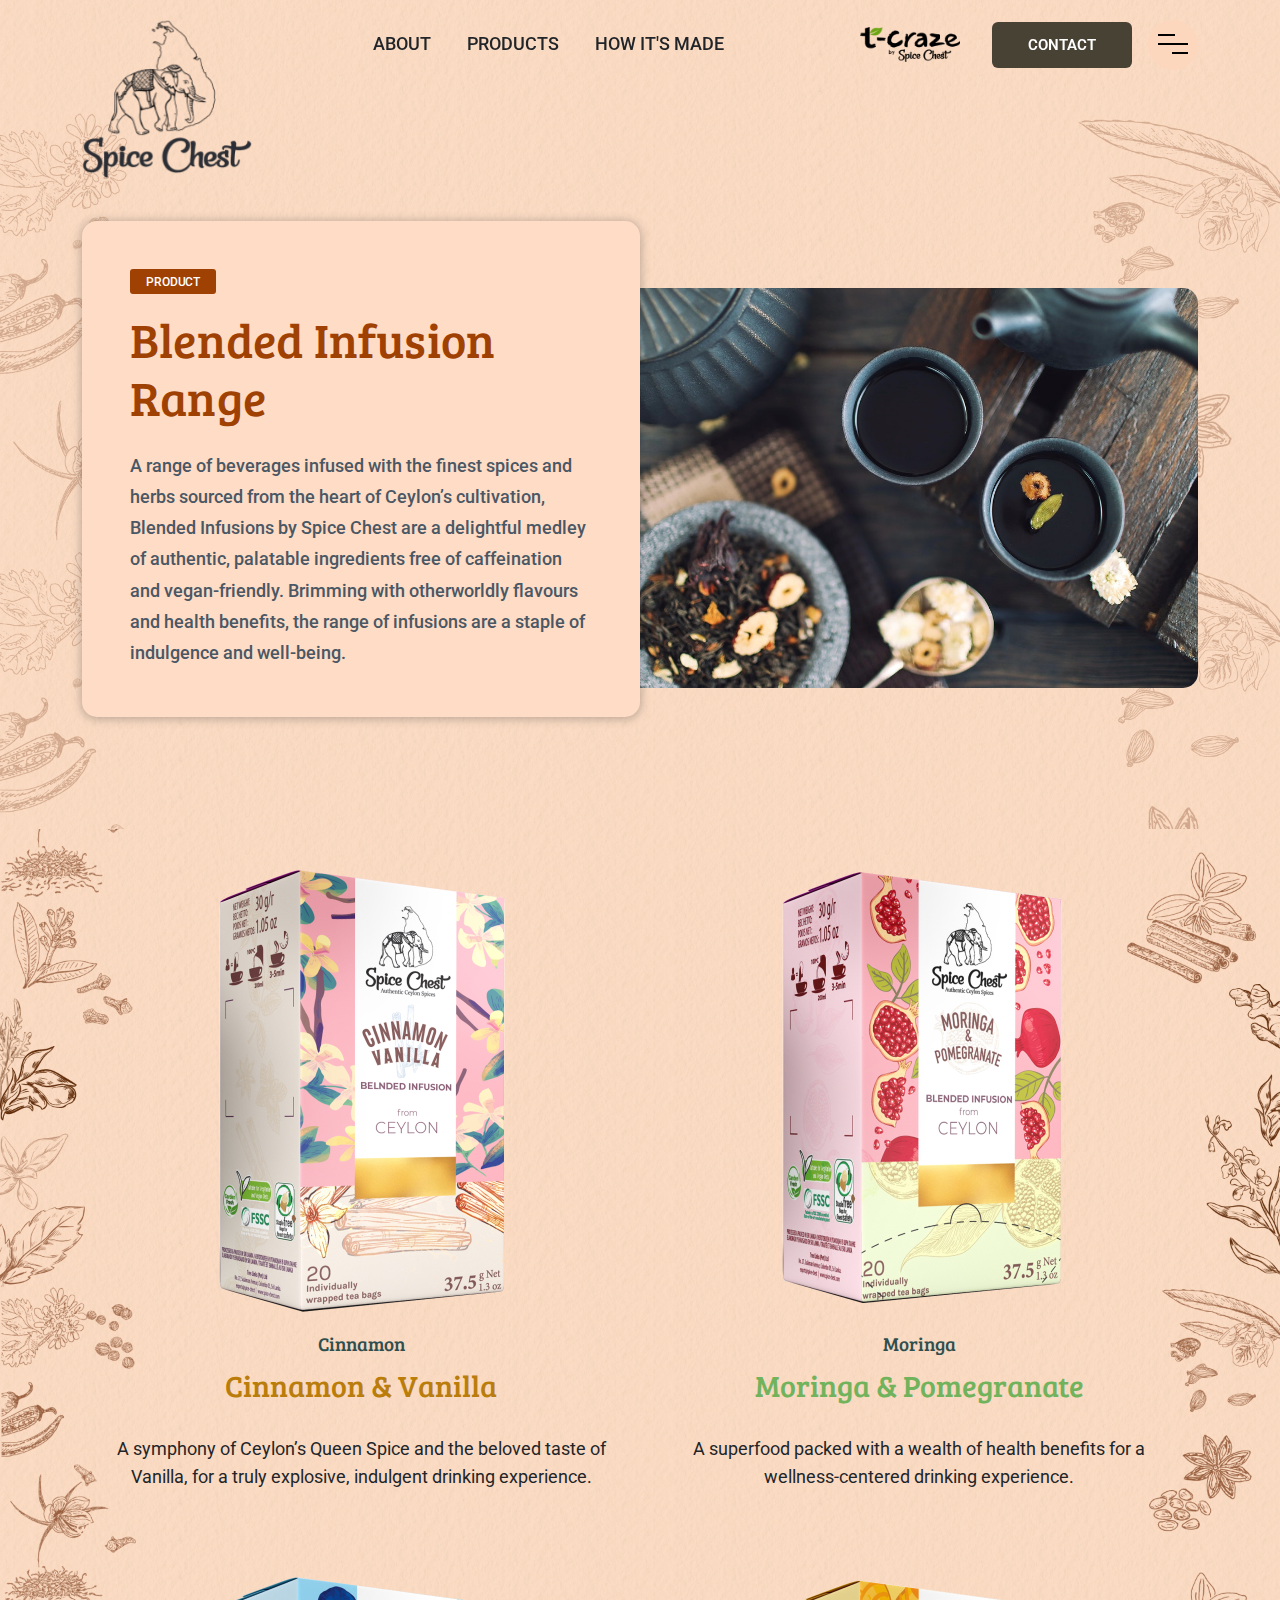
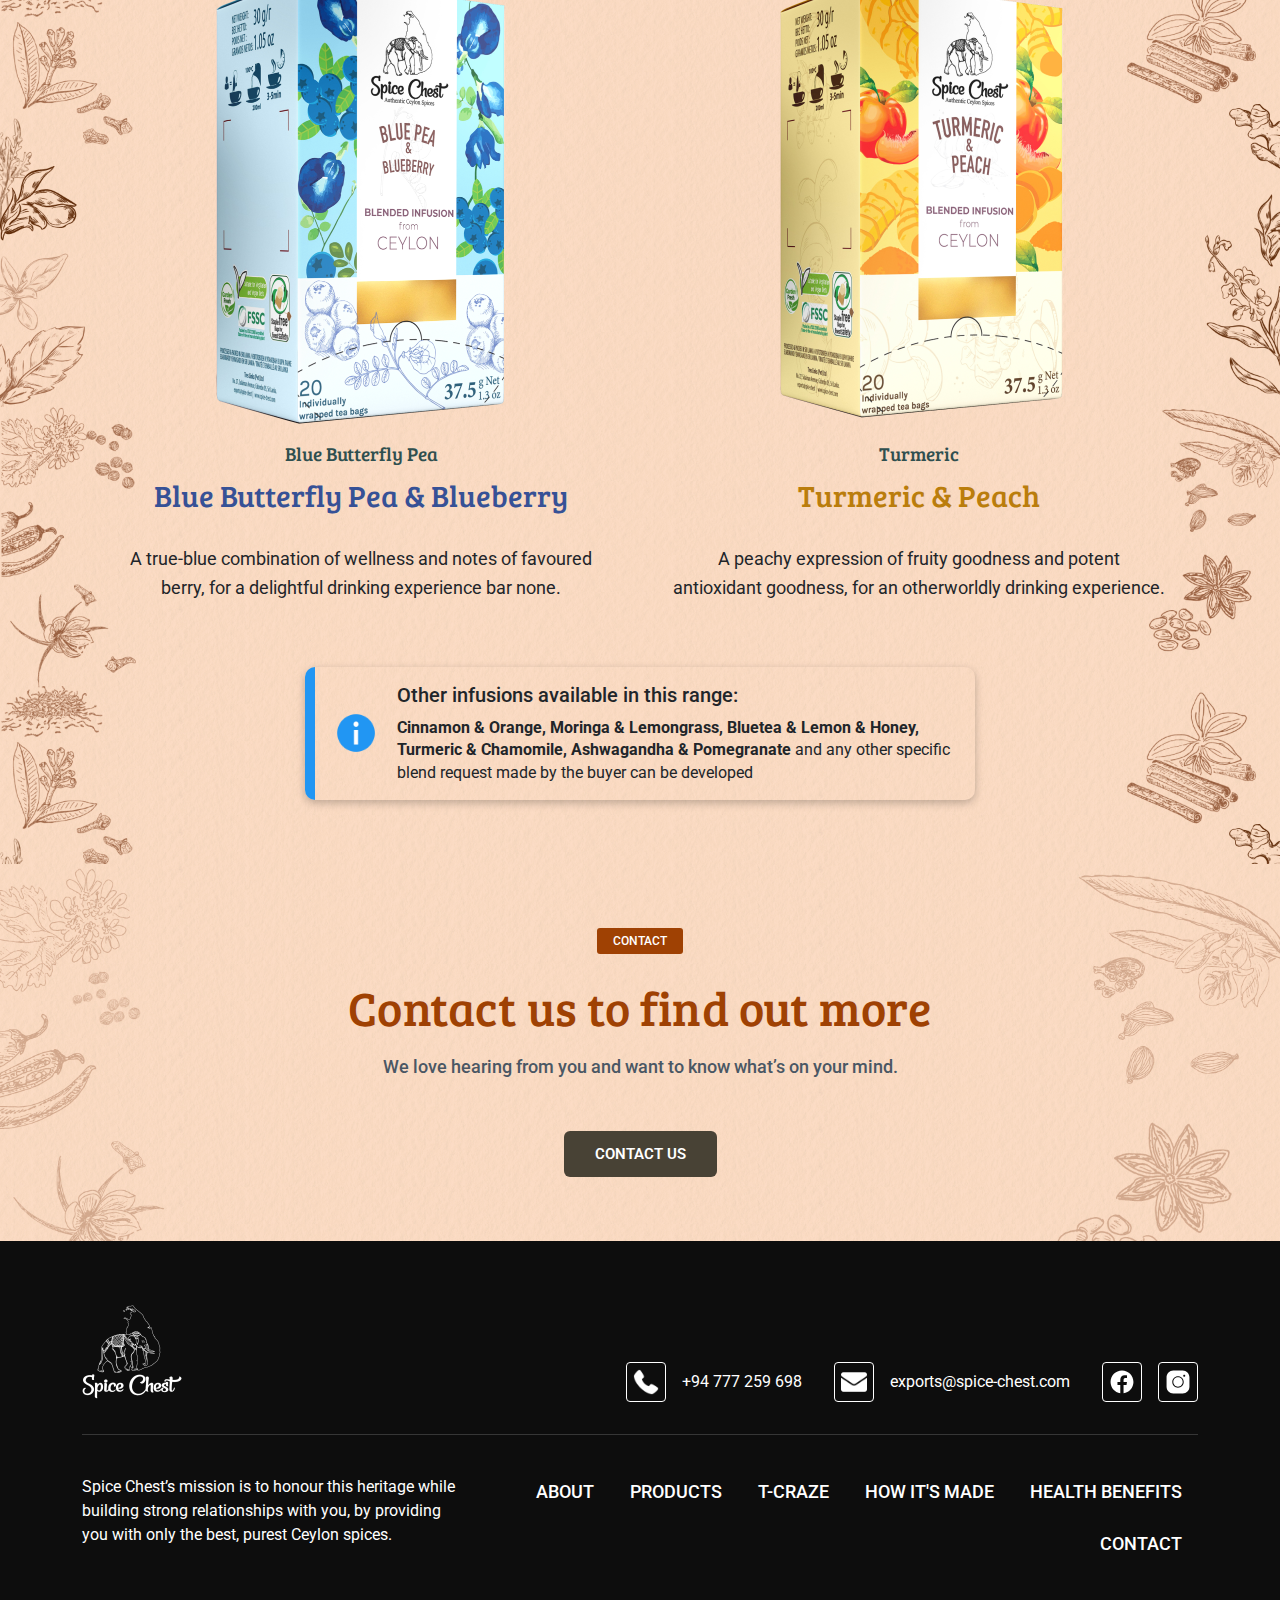
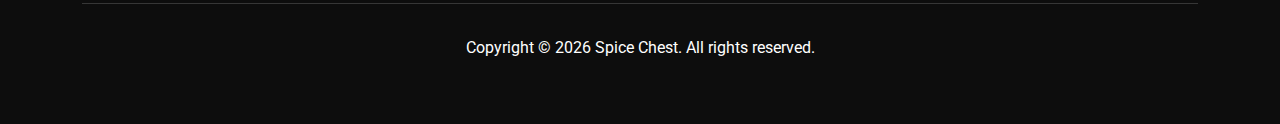
<file: blended-infusion-range.html>
<!DOCTYPE html>
<html lang="en">

<head>
    <meta charset="UTF-8">
    <meta http-equiv="X-UA-Compatible" content="IE=edge">
    <meta name="viewport" content="width=device-width, initial-scale=1.0">
    <link href='assets/images/logo/fav-icon.png' type='image/x-icon' rel='shortcut icon' />
    <title>Blended Infusion Range | Spice Chest</title>

    <link
        href="https://fonts.googleapis.com/css2?family=Roboto:ital,wght@0,100;0,300;0,400;0,500;0,700;0,900;1,400&display=swap"
        rel="stylesheet">
    <link href="https://fonts.googleapis.com/css2?family=Bree+Serif&display=swap" rel="stylesheet">


    <link href="assets/css/bootstrap.min.css" rel="stylesheet">
    <link href="assets/css/main.css" rel="stylesheet">
    <link href="assets/css/responsive.css" rel="stylesheet">
</head>

<body>
    <section class="nav-main">
        <header class="cd-header" id="navbar">
            <div class="container header-wrapper">
                <div class="logo-wrap">
                    <a href="/">
                        <img class="img-fluid" src="assets/images/logo/Spice-Chest-Logo-Small.png" alt="">
                    </a>
                </div>

                <div class="nav_all_links">
                    <a href="about.html" class="sc-link">About</a>
                    <a href="product-categories.html" class="sc-link">Products</a>
                    <a href="how-its-made.html" class="sc-link">How it's Made</a>
                </div>

                <div class="nav_end_wrapper">
                    <a href="ceylon-tea-syrups.html" class="sc-link t-craze-link"><img
                            src="assets/images/logo/t-craze.png" alt=""></a>

                    <div class="nav_contact_btn">
                        <a href="contact.html" class="sc-main-btn text-uppercase">Contact</a>
                    </div>
                    <div class="nav-but-wrap">
                        <div class="menu-icon hover-target">
                            <span class="menu-icon__line menu-icon__line-left"></span>
                            <span class="menu-icon__line"></span>
                            <span class="menu-icon__line menu-icon__line-right"></span>
                        </div>
                    </div>
                </div>
            </div>
        </header>

        <div class="nav">
            <div class="nav__content">
                <div class="nav_tiles nav__list-item">
                    <div class="nav_block">
                        <a href="product-categories.html">Products</a>
                    </div>
                    <div class="nav_block">
                        <a href="contact.html">Contact Us</a>
                    </div>
                </div>
                <ul class="nav__list">
                    <li class="nav__list-item active-nav"><a href="about.html" class="hover-target">About Us</a></li>
                    <li class="nav__list-item"><a href="#" class="hover-target">t-craze</a></li>
                    <li class="nav__list-item"><a href="how-its-made.html" class="hover-target">How it's Made</a></li>
                    <li class="nav__list-item"><a href="health-benefits.html" class="hover-target">Health Benefits</a>
                    </li>
                </ul>
            </div>
        </div>
    </section>

    <div class="nav_height"></div>

    <section class="section-common product-page-common padding-top-7">
        <div class="container">
            <div class="product-page-header">
                <div class="products_title">
                    <div class="content-eyebrow">Product</div>
                    <h2 class="section-title">Blended Infusion Range
                    </h2>
                    <h6 class="title-sub-1">A range of beverages infused with the finest spices and herbs sourced from
                        the heart of Ceylon’s cultivation, Blended Infusions by Spice Chest are a delightful medley of
                        authentic, palatable ingredients free of caffeination and vegan-friendly. Brimming with
                        otherworldly flavours and health benefits, the range of infusions are a staple of indulgence and
                        well-being.
                    </h6>
                </div>

                <div class="product-page-header-image">
                    <img class="img-fluid" src="assets/images/products/Blended Infusion Range.jpg" alt="">
                </div>
            </div>
        </div>
    </section>

    <section class="section-common product-list-section pt-0">
        <div class="container">
            <div class="product-list-wrapper">
                <div class="product-list-item">
                    <div class="product-item-image product-width">
                        <img src="assets/images/products/Blended_infusion/Cinnamon Vanilla.png" alt=""
                            class="img-fluid">
                    </div>
                    <div class="product-item-details">
                        <h6>Cinnamon</h6>
                        <h5 class="​ceylon-cinabag">​Cinnamon & Vanilla</h5>
                        <p>A symphony of Ceylon’s Queen Spice and the beloved taste of Vanilla, for a truly explosive,
                            indulgent drinking experience.</p>
                    </div>
                </div>

                <div class="product-list-item">
                    <div class="product-item-image product-width">
                        <img src="assets/images/products/Blended_infusion/Moringa.png" alt="" class="img-fluid">
                    </div>
                    <div class="product-item-details">
                        <h6>Moringa</h6>
                        <h5 class="ceylon-moringa">Moringa & Pomegranate</h5>
                        <p>A superfood packed with a wealth of health benefits for a wellness-centered drinking
                            experience.</p>
                    </div>
                </div>

                <div class="product-list-item">
                    <div class="product-item-image product-width">
                        <img src="assets/images/products/Blended_infusion/Blue Tea.png" alt="" class="img-fluid">
                    </div>
                    <div class="product-item-details">
                        <h6>Blue Butterfly Pea</h6>
                        <h5 class="​ceylon-bule-butterfly-pea">Blue Butterfly Pea & Blueberry</h5>
                        <p>A true-blue combination of wellness and notes of favoured berry, for a delightful drinking
                            experience bar none.</p>
                    </div>
                </div>

                <div class="product-list-item">
                    <div class="product-item-image product-width">
                        <img src="assets/images/products/Blended_infusion/Turmeric.png" alt="" class="img-fluid">
                    </div>
                    <div class="product-item-details">
                        <h6>Turmeric</h6>
                        <h5 class="​ceylon-cinabag">Turmeric & Peach</h5>
                        <p>A peachy expression of fruity goodness and potent antioxidant goodness, for an otherworldly
                            drinking experience.</p>
                    </div>
                </div>

                <!-- <div class="product-list-item">
                    <div class="product-item-image product-width">
                        <img src="assets/images/products/Pure-Infusion-range-inner/" alt=""
                            class="img-fluid">
                    </div>
                    <div class="product-item-details">
                        <h6>Ginger</h6>
                        <h5 class="​ceylon-ginger">​Ginger & Ashwagandha</h5>
                        <p>An enchanting merger of true wellness and the aphrodisiac properties of Ashwagandha for a
                            robustly exuberant drinking experience. </p>
                    </div>
                </div> -->
            </div>


            <div class="special_order_wrapper">
                <div class="info_icon">
                    <img class="img-fluid" src="assets/images/icons/info.png" alt="">
                </div>
                <div class="sp_note">
                    <h5>Other infusions available in this range:</h5>
                    <h6><b>Cinnamon & Orange, Moringa & Lemongrass, Bluetea & Lemon &
                            Honey, Turmeric & Chamomile, Ashwagandha & Pomegranate</b> and any other specific blend
                        request made
                        by the buyer can be developed</h6>
                </div>
            </div>
        </div>
    </section>

    <section class="section-common contact-section">
        <div class="container">
            <div class="products_title">
                <div class="content-eyebrow">Contact</div>
                <h2 class="section-title">Contact us to find out more
                </h2>
                <h6 class="title-sub-1">We love hearing from you and want to know what’s on your mind.</h6>
            </div>
            <a href="contact.html" class="sc-main-btn text-uppercase">Contact Us</a>
        </div>
    </section>

    <footer class="section-common">
        <div class="container">
            <div class="footer-wrapper">
                <div class="f-header">
                    <div>
                        <div class="footer_logo">
                            <a href="/">
                                <img src="assets/images/logo/Spice-Chest-Logo-Small-W.png" alt="" class="img-fluid">
                            </a>
                        </div>
                    </div>

                    <div class="footer_contacts_wrapper">
                        <div class="footer_contact">
                            <ul>
                                <li><span><img src="assets/images/icons/phone-call.png" alt=""></span><a
                                        href="tel:+94777259698">+94 777 259 698</a></li>
                                <li><span><img src="assets/images/icons/email.png" alt=""></span><a
                                        href="mailto:exports@spice-chest.com">exports@spice-chest.com</a></li>
                            </ul>
                        </div>

                        <div class="footer_social">
                            <div class="f_social_item">
                                <a href="https://instagram.com/spice.chest" target="_blank" rel="noopener noreferrer">
                                    <img class="img-fluid" src="assets/images/icons/facebook.svg" alt="">
                                </a>
                            </div>
                            <div class="f_social_item">
                                <a href="https://facebook.com/spice%20chest" target="_blank" rel="noopener noreferrer">
                                    <img class="img-fluid" src="assets/images/icons/instagram.svg" alt="">
                                </a>
                            </div>
                        </div>
                    </div>
                </div>

                <div class="footer_more">
                    <div class="footer_about">
                        <p>Spice Chest’s mission is to honour this heritage while building strong relationships with
                            you, by providing you with only the best, purest Ceylon spices.</p>
                    </div>

                    <div class="f_links">
                        <a href="about.html" class="sc-link">About</a>
                        <a href="product-categories.html" class="sc-link">Products</a>
                        <a href="ceylon-tea-syrups.html" class="sc-link">t-craze</a>
                        <a href="how-its-made.html" class="sc-link">How it's Made</a>
                        <a href="health-benefits.html" class="sc-link">Health Benefits</a>
                        <a href="contact.html" class="sc-link">Contact</a>
                    </div>
                </div>

                <div class="f_copyright">
                    Copyright © <script>
                        document.write(new Date().getFullYear())
                    </script> Spice Chest. All rights reserved.
                </div>
            </div>
        </div>
    </footer>


    <script src="assets/js/bootstrap.bundle.min.js"></script>
    <script src="assets/js/jquery.min.js"></script>
    <script src="assets/js/main.js"></script>
</body>

</html>
</file>
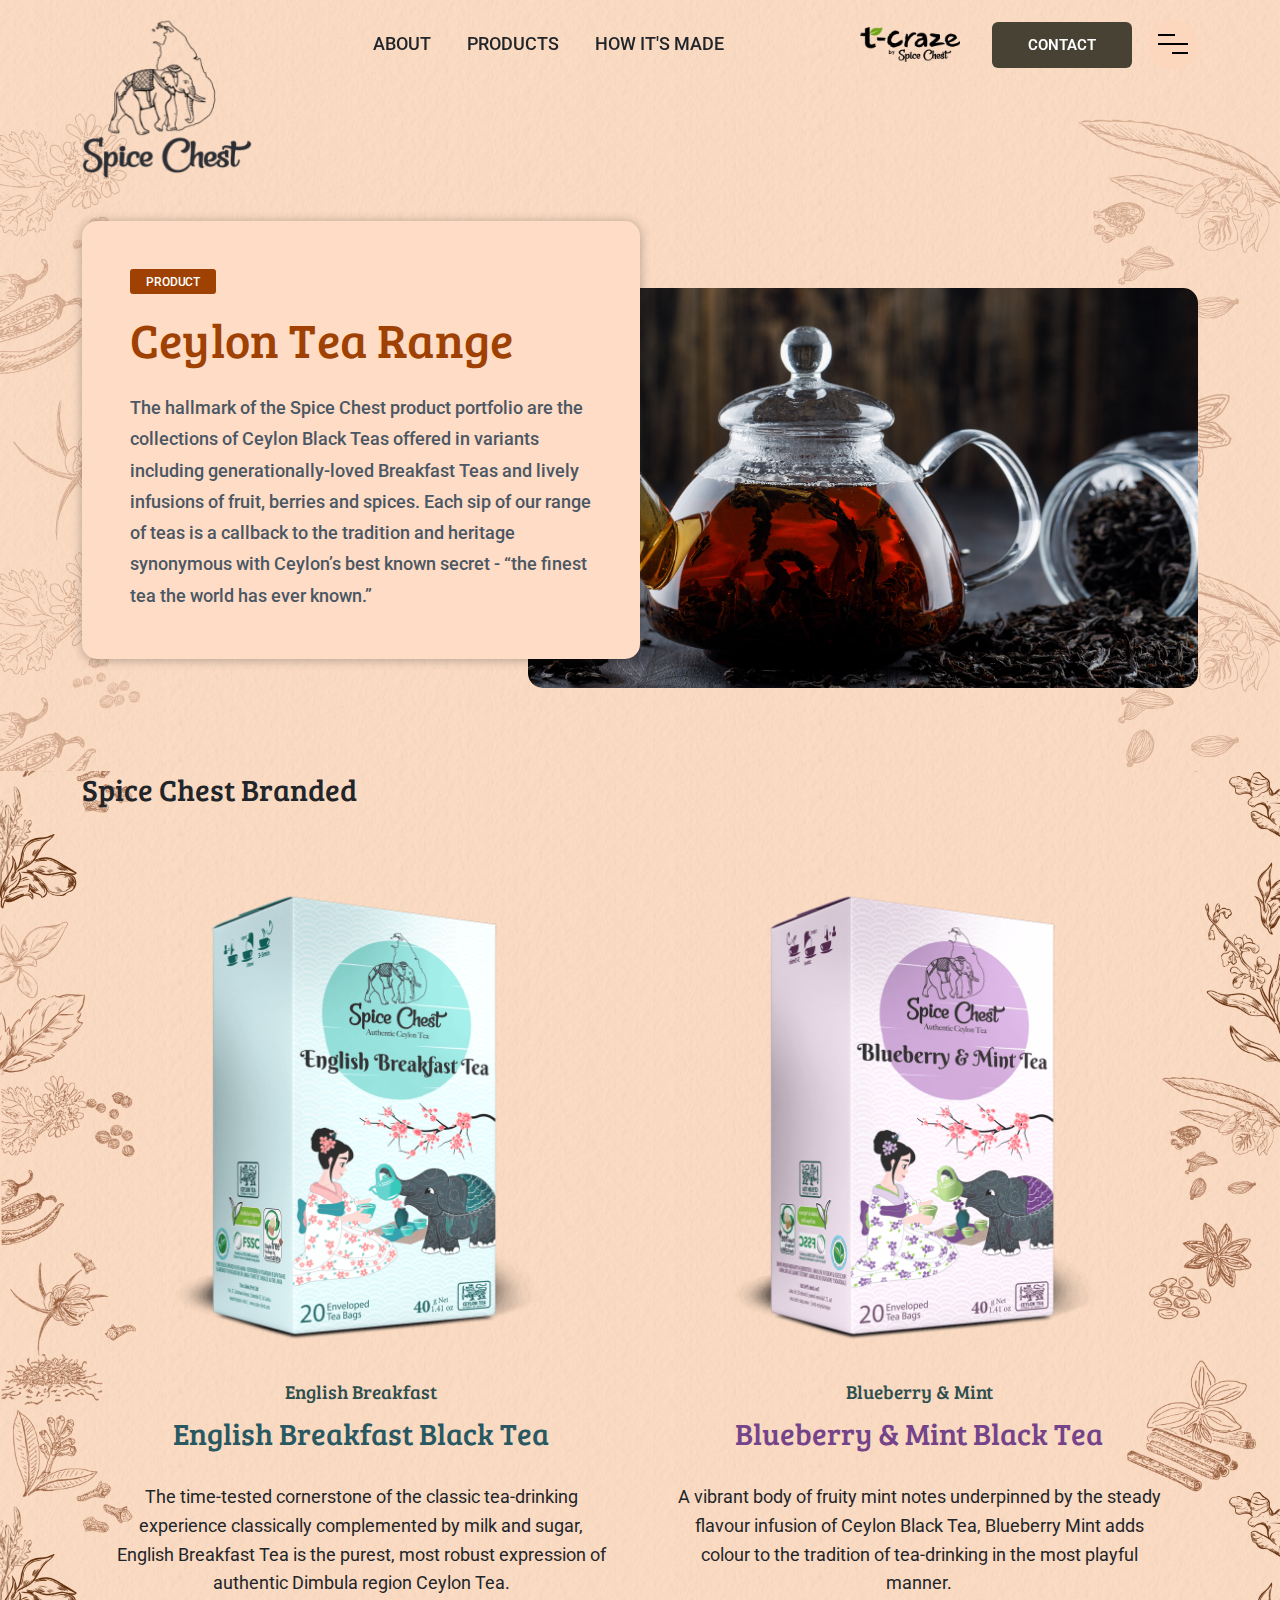
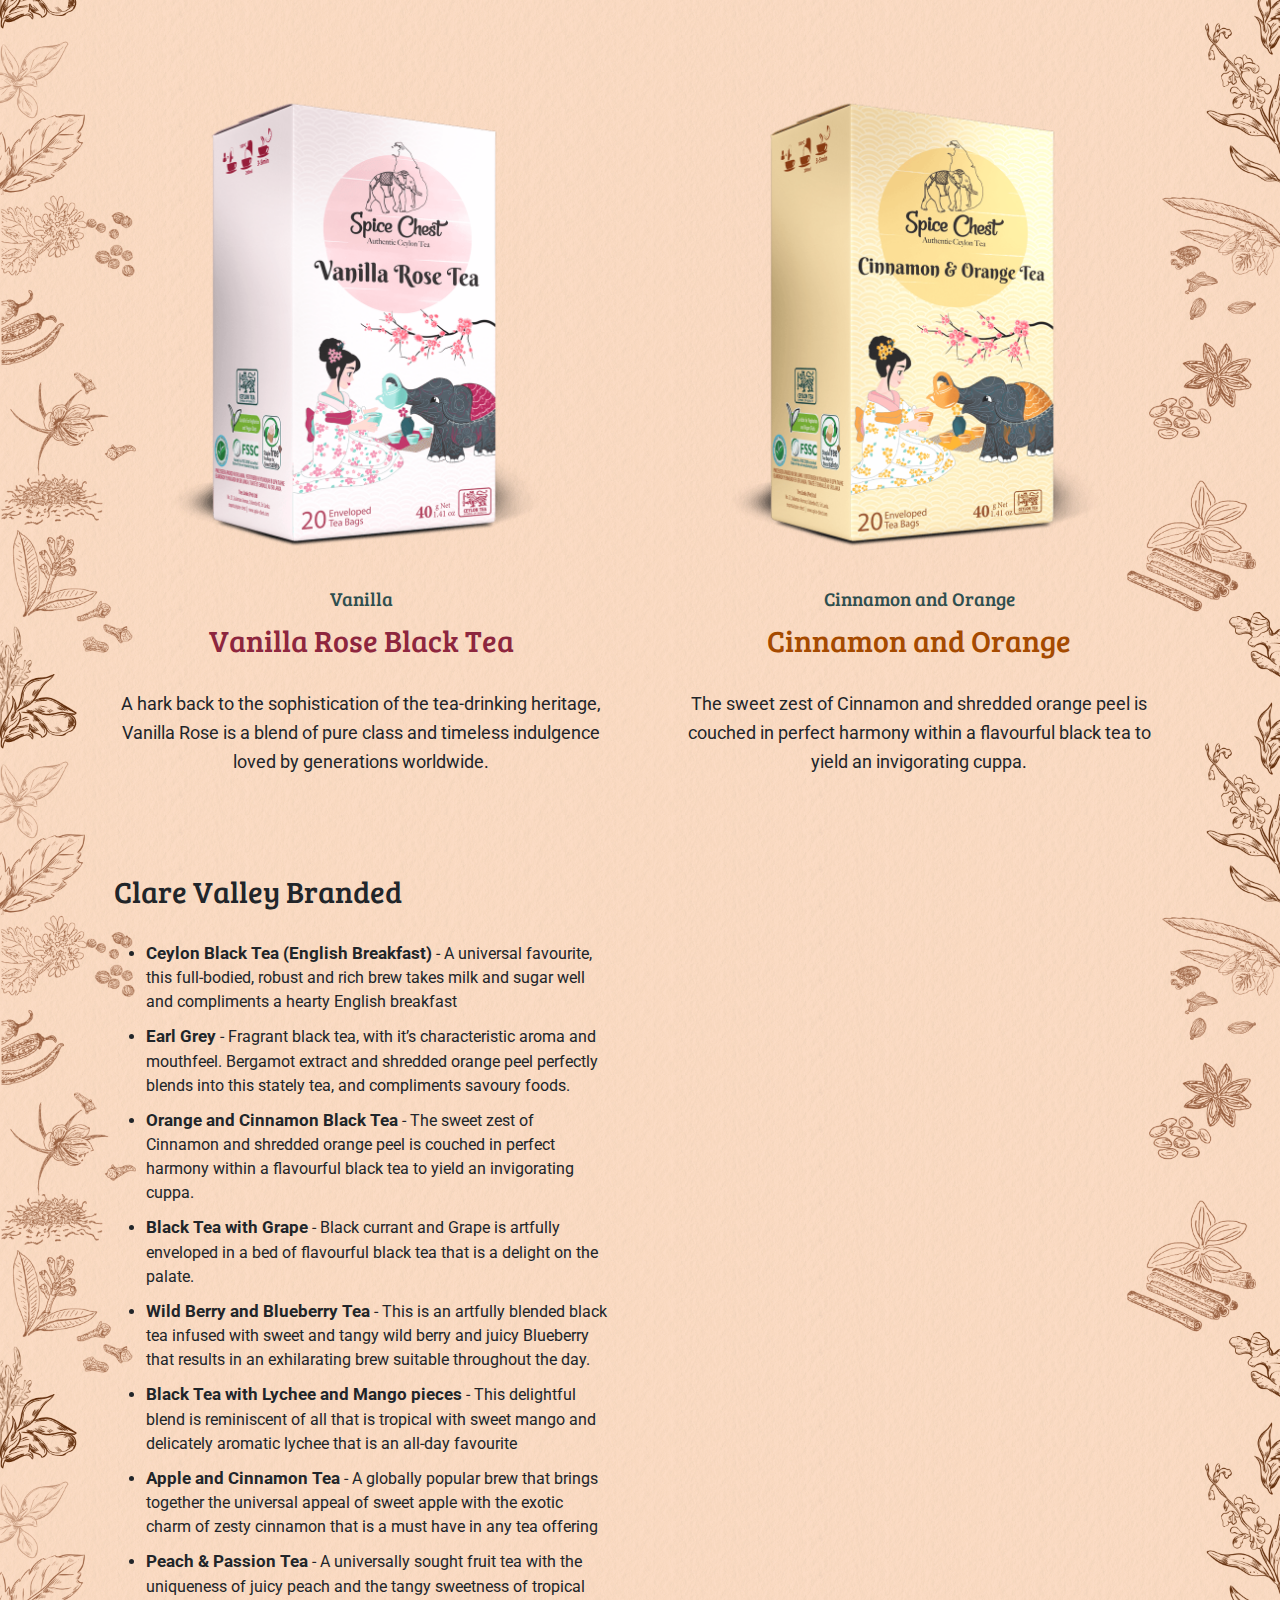
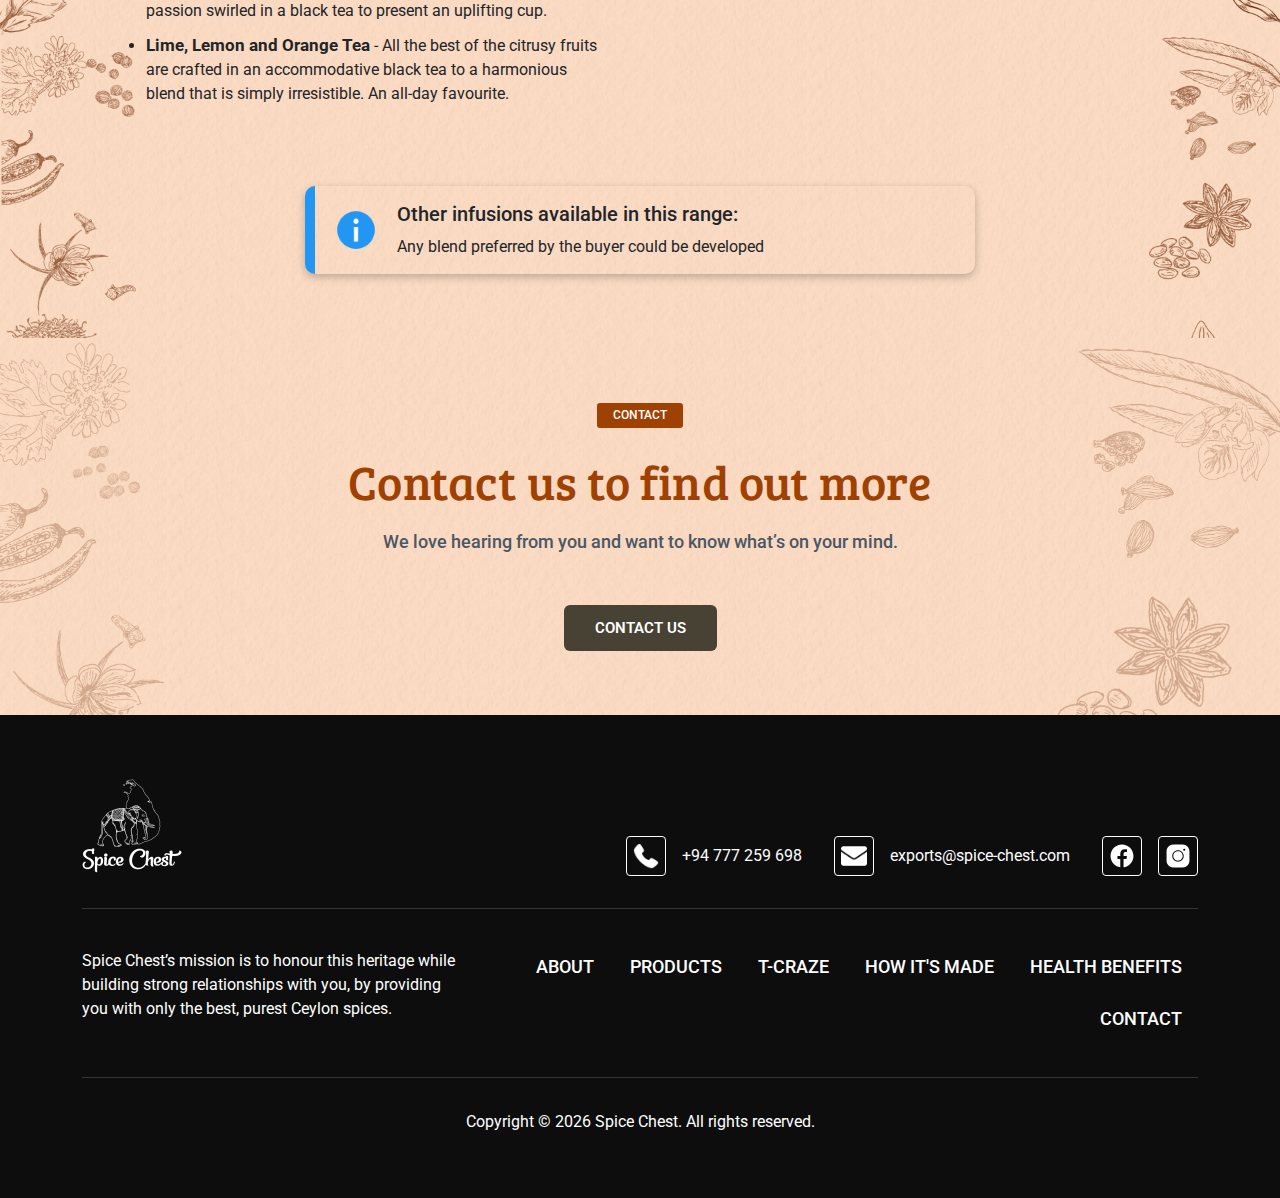
<file: ceylon-tea-range.html>
<!DOCTYPE html>
<html lang="en">
  <head>
    <meta charset="UTF-8" />
    <meta http-equiv="X-UA-Compatible" content="IE=edge" />
    <meta name="viewport" content="width=device-width, initial-scale=1.0" />
    <link
      href="assets/images/logo/fav-icon.png"
      type="image/x-icon"
      rel="shortcut icon"
    />
    <title>Ceylon Tea Range | Spice Chest</title>

    <link
      href="https://fonts.googleapis.com/css2?family=Roboto:ital,wght@0,100;0,300;0,400;0,500;0,700;0,900;1,400&display=swap"
      rel="stylesheet"
    />
    <link
      href="https://fonts.googleapis.com/css2?family=Bree+Serif&display=swap"
      rel="stylesheet"
    />

    <link href="assets/css/bootstrap.min.css" rel="stylesheet" />
    <link href="assets/css/main.css" rel="stylesheet" />
    <link href="assets/css/responsive.css" rel="stylesheet" />
  </head>

  <body>
    <section class="nav-main">
      <header class="cd-header" id="navbar">
        <div class="container header-wrapper">
          <div class="logo-wrap">
            <a href="/">
              <img
                class="img-fluid"
                src="assets/images/logo/Spice-Chest-Logo-Small.png"
                alt=""
              />
            </a>
          </div>

          <div class="nav_all_links">
            <a href="about.html" class="sc-link">About</a>
            <a href="product-categories.html" class="sc-link">Products</a>
            <a href="how-its-made.html" class="sc-link">How it's Made</a>
          </div>

          <div class="nav_end_wrapper">
            <a href="ceylon-tea-syrups.html" class="sc-link t-craze-link"
              ><img src="assets/images/logo/t-craze.png" alt=""
            /></a>

            <div class="nav_contact_btn">
              <a href="contact.html" class="sc-main-btn text-uppercase"
                >Contact</a
              >
            </div>
            <div class="nav-but-wrap">
              <div class="menu-icon hover-target">
                <span class="menu-icon__line menu-icon__line-left"></span>
                <span class="menu-icon__line"></span>
                <span class="menu-icon__line menu-icon__line-right"></span>
              </div>
            </div>
          </div>
        </div>
      </header>

      <div class="nav">
        <div class="nav__content">
          <div class="nav_tiles nav__list-item">
            <div class="nav_block">
              <a href="product-categories.html">Products</a>
            </div>
            <div class="nav_block">
              <a href="contact.html">Contact Us</a>
            </div>
          </div>
          <ul class="nav__list">
            <li class="nav__list-item active-nav">
              <a href="about.html" class="hover-target">About Us</a>
            </li>
            <li class="nav__list-item">
              <a href="#" class="hover-target">t-craze</a>
            </li>
            <li class="nav__list-item">
              <a href="how-its-made.html" class="hover-target">How it's Made</a>
            </li>
            <li class="nav__list-item">
              <a href="health-benefits.html" class="hover-target"
                >Health Benefits</a
              >
            </li>
          </ul>
        </div>
      </div>
    </section>

    <div class="nav_height"></div>

    <section class="section-common product-page-common padding-top-7">
      <div class="container">
        <div class="product-page-header">
          <div class="products_title">
            <div class="content-eyebrow">Product</div>
            <h2 class="section-title">Ceylon Tea Range</h2>
            <h6 class="title-sub-1">
              The hallmark of the Spice Chest product portfolio are the
              collections of Ceylon Black Teas offered in variants including
              generationally-loved Breakfast Teas and lively infusions of fruit,
              berries and spices. Each sip of our range of teas is a callback to
              the tradition and heritage synonymous with Ceylon’s best known
              secret - “the finest tea the world has ever known.”
            </h6>
          </div>

          <div class="product-page-header-image">
            <img
              class="img-fluid"
              src="assets/images/products/Ceylon Tea Range.jpg"
              alt=""
            />
          </div>
        </div>
      </div>
    </section>

    <section class="section-common product-list-section pt-0">
      <div class="container">
        <div class="product-list-wrapper-tea">
          <h5>Spice Chest Branded</h5>

          <div class="product-list-wrapper">
            <div class="product-list-item">
              <div class="product-item-image">
                <img
                  src="assets/images/products/Tea-range/English_Breakfast.png"
                  alt=""
                  class="img-fluid"
                />
              </div>
              <div class="product-item-details">
                <h6>English Breakfast</h6>
                <h5 class="eb-title">English Breakfast Black Tea</h5>
                <p>
                  The time-tested cornerstone of the classic tea-drinking
                  experience classically complemented by milk and sugar, English
                  Breakfast Tea is the purest, most robust expression of
                  authentic Dimbula region Ceylon Tea.
                </p>
              </div>
            </div>

            <div class="product-list-item">
              <div class="product-item-image">
                <img
                  src="assets/images/products/Tea-range/Blueberry _ Mint.png"
                  alt=""
                  class="img-fluid"
                />
              </div>
              <div class="product-item-details">
                <h6>Blueberry & Mint</h6>
                <h5 class="bm-title">Blueberry & Mint Black Tea</h5>
                <p>
                  A vibrant body of fruity mint notes underpinned by the steady
                  flavour infusion of Ceylon Black Tea, Blueberry Mint adds
                  colour to the tradition of tea-drinking in the most playful
                  manner.
                </p>
              </div>
            </div>

            <div class="product-list-item">
              <div class="product-item-image">
                <img
                  src="assets/images/products/Tea-range/Vanilla_Rose.png"
                  alt=""
                  class="img-fluid"
                />
              </div>
              <div class="product-item-details">
                <h6>Vanilla</h6>
                <h5 class="vr-title">Vanilla Rose Black Tea</h5>
                <p>
                  A hark back to the sophistication of the tea-drinking
                  heritage, Vanilla Rose is a blend of pure class and timeless
                  indulgence loved by generations worldwide.
                </p>
              </div>
            </div>

            <div class="product-list-item">
              <div class="product-item-image">
                <img
                  src="assets/images/products/Tea-range/Orange _ Cinnamon.png"
                  alt=""
                  class="img-fluid"
                />
              </div>
              <div class="product-item-details">
                <h6>Cinnamon and Orange</h6>
                <h5 class="co-title">Cinnamon and Orange</h5>
                <p>
                  The sweet zest of Cinnamon and shredded orange peel is couched
                  in perfect harmony within a flavourful black tea to yield an
                  invigorating cuppa.
                </p>
              </div>
            </div>
          </div>

          <div class="product-list-item">
            <div class="product-item-details text-left">
              <h5>Clare Valley Branded</h5>
              <ul>
                <li>
                  <b>Ceylon Black Tea (English Breakfast)</b> - A universal
                  favourite, this full-bodied, robust and rich brew takes milk
                  and sugar well and compliments a hearty English breakfast
                </li>

                <li>
                  <b>Earl Grey</b> - Fragrant black tea, with it’s
                  characteristic aroma and mouthfeel. Bergamot extract and
                  shredded orange peel perfectly blends into this stately tea,
                  and compliments savoury foods.
                </li>

                <li>
                  <b>Orange and Cinnamon Black Tea</b> - The sweet zest of
                  Cinnamon and shredded orange peel is couched in perfect
                  harmony within a flavourful black tea to yield an invigorating
                  cuppa.
                </li>

                <li>
                  <b>Black Tea with Grape</b> - Black currant and Grape is
                  artfully enveloped in a bed of flavourful black tea that is a
                  delight on the palate.
                </li>

                <li>
                  <b>Wild Berry and Blueberry Tea</b> - This is an artfully
                  blended black tea infused with sweet and tangy wild berry and
                  juicy Blueberry that results in an exhilarating brew suitable
                  throughout the day.
                </li>

                <li>
                  <b>Black Tea with Lychee and Mango pieces</b> - This
                  delightful blend is reminiscent of all that is tropical with
                  sweet mango and delicately aromatic lychee that is an all-day
                  favourite
                </li>

                <li>
                  <b>Apple and Cinnamon Tea</b> - A globally popular brew that
                  brings together the universal appeal of sweet apple with the
                  exotic charm of zesty cinnamon that is a must have in any tea
                  offering
                </li>

                <li>
                  <b>Peach & Passion Tea</b> - A universally sought fruit tea
                  with the uniqueness of juicy peach and the tangy sweetness of
                  tropical passion swirled in a black tea to present an
                  uplifting cup.
                </li>

                <li>
                  <b>Lime, Lemon and Orange Tea</b> - All the best of the
                  citrusy fruits are crafted in an accommodative black tea to a
                  harmonious blend that is simply irresistible. An all-day
                  favourite.
                </li>
              </ul>
            </div>
          </div>
        </div>

        <div class="special_order_wrapper">
          <div class="info_icon">
            <img class="img-fluid" src="assets/images/icons/info.png" alt="" />
          </div>
          <div class="sp_note">
            <h5>Other infusions available in this range:</h5>
            <h6>Any blend preferred by the buyer could be developed</h6>
          </div>
        </div>
      </div>
    </section>

    <section class="section-common contact-section">
      <div class="container">
        <div class="products_title">
          <div class="content-eyebrow">Contact</div>
          <h2 class="section-title">Contact us to find out more</h2>
          <h6 class="title-sub-1">
            We love hearing from you and want to know what’s on your mind.
          </h6>
        </div>
        <a href="contact.html" class="sc-main-btn text-uppercase">Contact Us</a>
      </div>
    </section>

    <footer class="section-common">
      <div class="container">
        <div class="footer-wrapper">
          <div class="f-header">
            <div>
              <div class="footer_logo">
                <a href="/">
                  <img
                    src="assets/images/logo/Spice-Chest-Logo-Small-W.png"
                    alt=""
                    class="img-fluid"
                  />
                </a>
              </div>
            </div>

            <div class="footer_contacts_wrapper">
              <div class="footer_contact">
                <ul>
                  <li>
                    <span
                      ><img
                        src="assets/images/icons/phone-call.png"
                        alt="" /></span
                    ><a href="tel:+94777259698">+94 777 259 698</a>
                  </li>
                  <li>
                    <span
                      ><img src="assets/images/icons/email.png" alt="" /></span
                    ><a href="mailto:exports@spice-chest.com"
                      >exports@spice-chest.com</a
                    >
                  </li>
                </ul>
              </div>

              <div class="footer_social">
                <div class="f_social_item">
                  <a
                    href="https://instagram.com/spice.chest"
                    target="_blank"
                    rel="noopener noreferrer"
                  >
                    <img
                      class="img-fluid"
                      src="assets/images/icons/facebook.svg"
                      alt=""
                    />
                  </a>
                </div>
                <div class="f_social_item">
                  <a
                    href="https://facebook.com/spice%20chest"
                    target="_blank"
                    rel="noopener noreferrer"
                  >
                    <img
                      class="img-fluid"
                      src="assets/images/icons/instagram.svg"
                      alt=""
                    />
                  </a>
                </div>
              </div>
            </div>
          </div>

          <div class="footer_more">
            <div class="footer_about">
              <p>
                Spice Chest’s mission is to honour this heritage while building
                strong relationships with you, by providing you with only the
                best, purest Ceylon spices.
              </p>
            </div>

            <div class="f_links">
              <a href="about.html" class="sc-link">About</a>
              <a href="product-categories.html" class="sc-link">Products</a>
              <a href="ceylon-tea-syrups.html" class="sc-link">t-craze</a>
              <a href="how-its-made.html" class="sc-link">How it's Made</a>
              <a href="health-benefits.html" class="sc-link">Health Benefits</a>
              <a href="contact.html" class="sc-link">Contact</a>
            </div>
          </div>

          <div class="f_copyright">
            Copyright ©
            <script>
              document.write(new Date().getFullYear());
            </script>
            Spice Chest. All rights reserved.
          </div>
        </div>
      </div>
    </footer>

    <script src="assets/js/bootstrap.bundle.min.js"></script>
    <script src="assets/js/jquery.min.js"></script>
    <script src="assets/js/main.js"></script>
  </body>
</html>
</file>
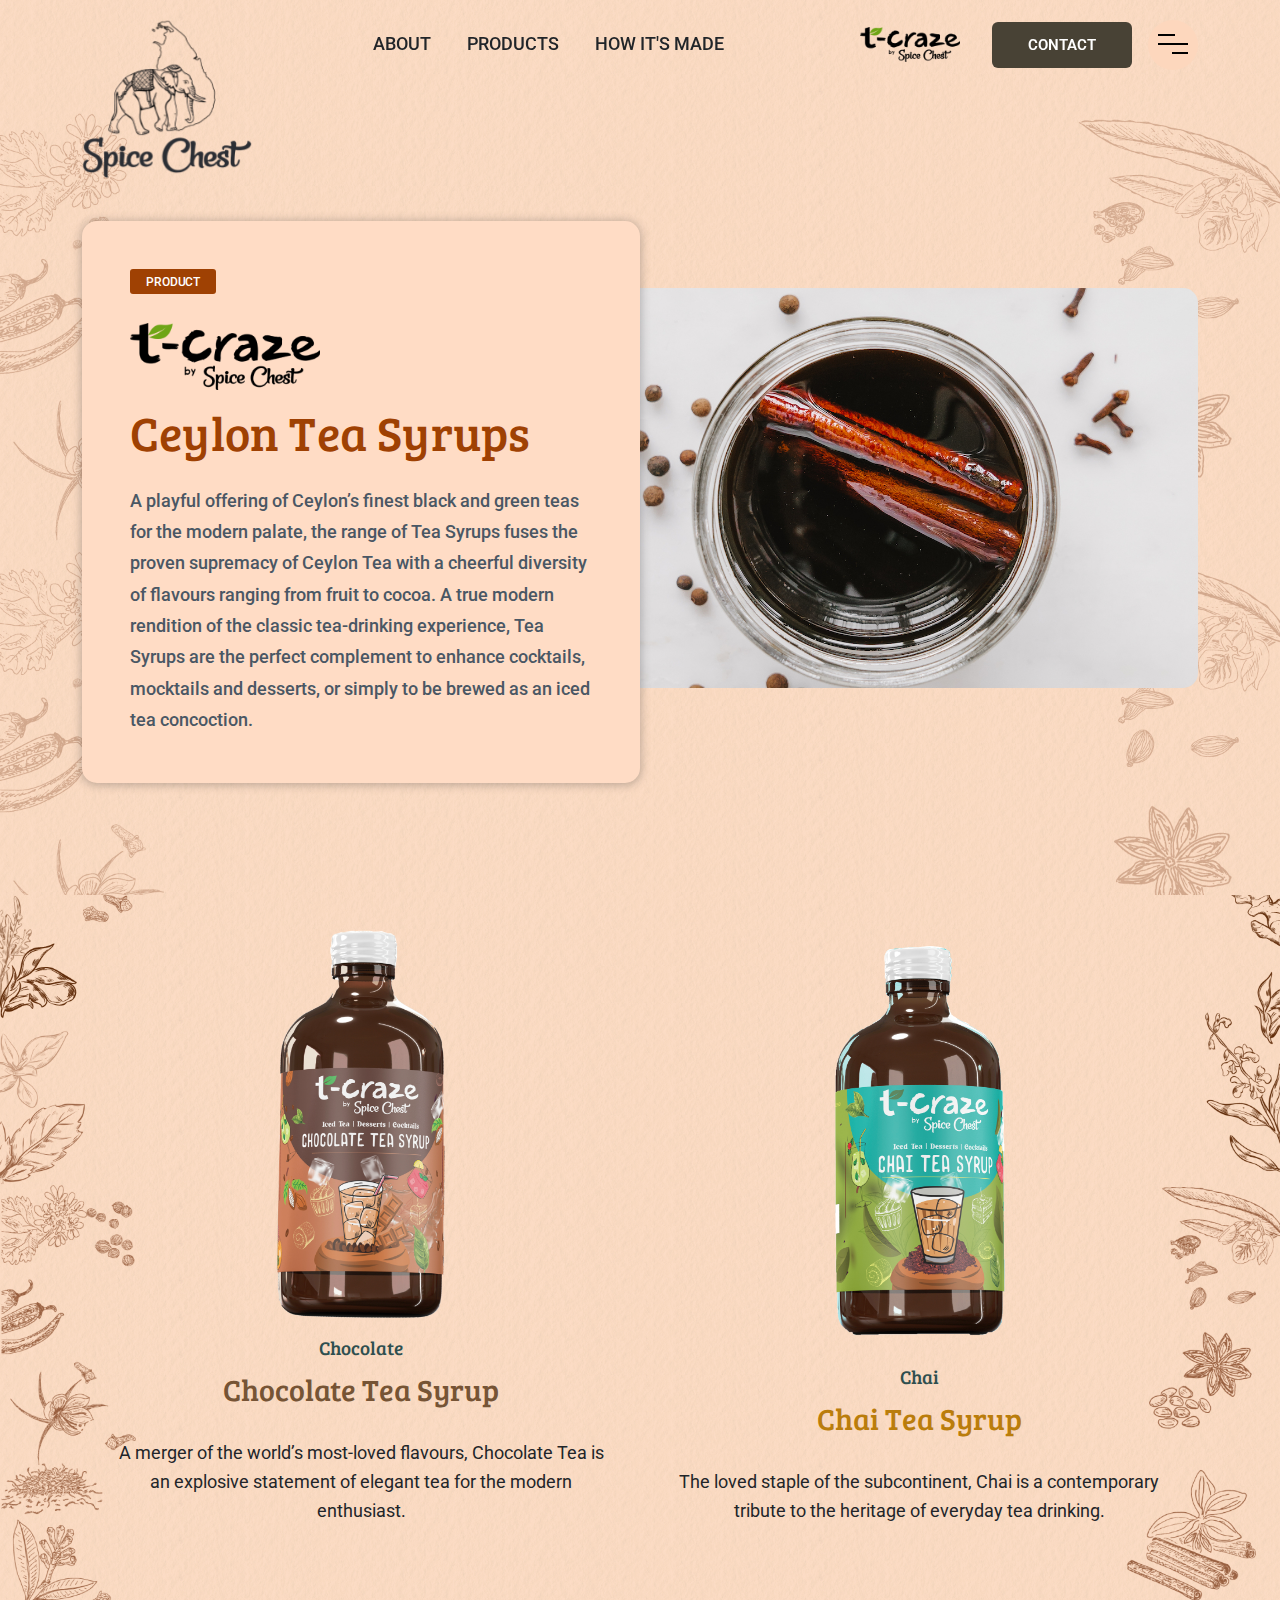
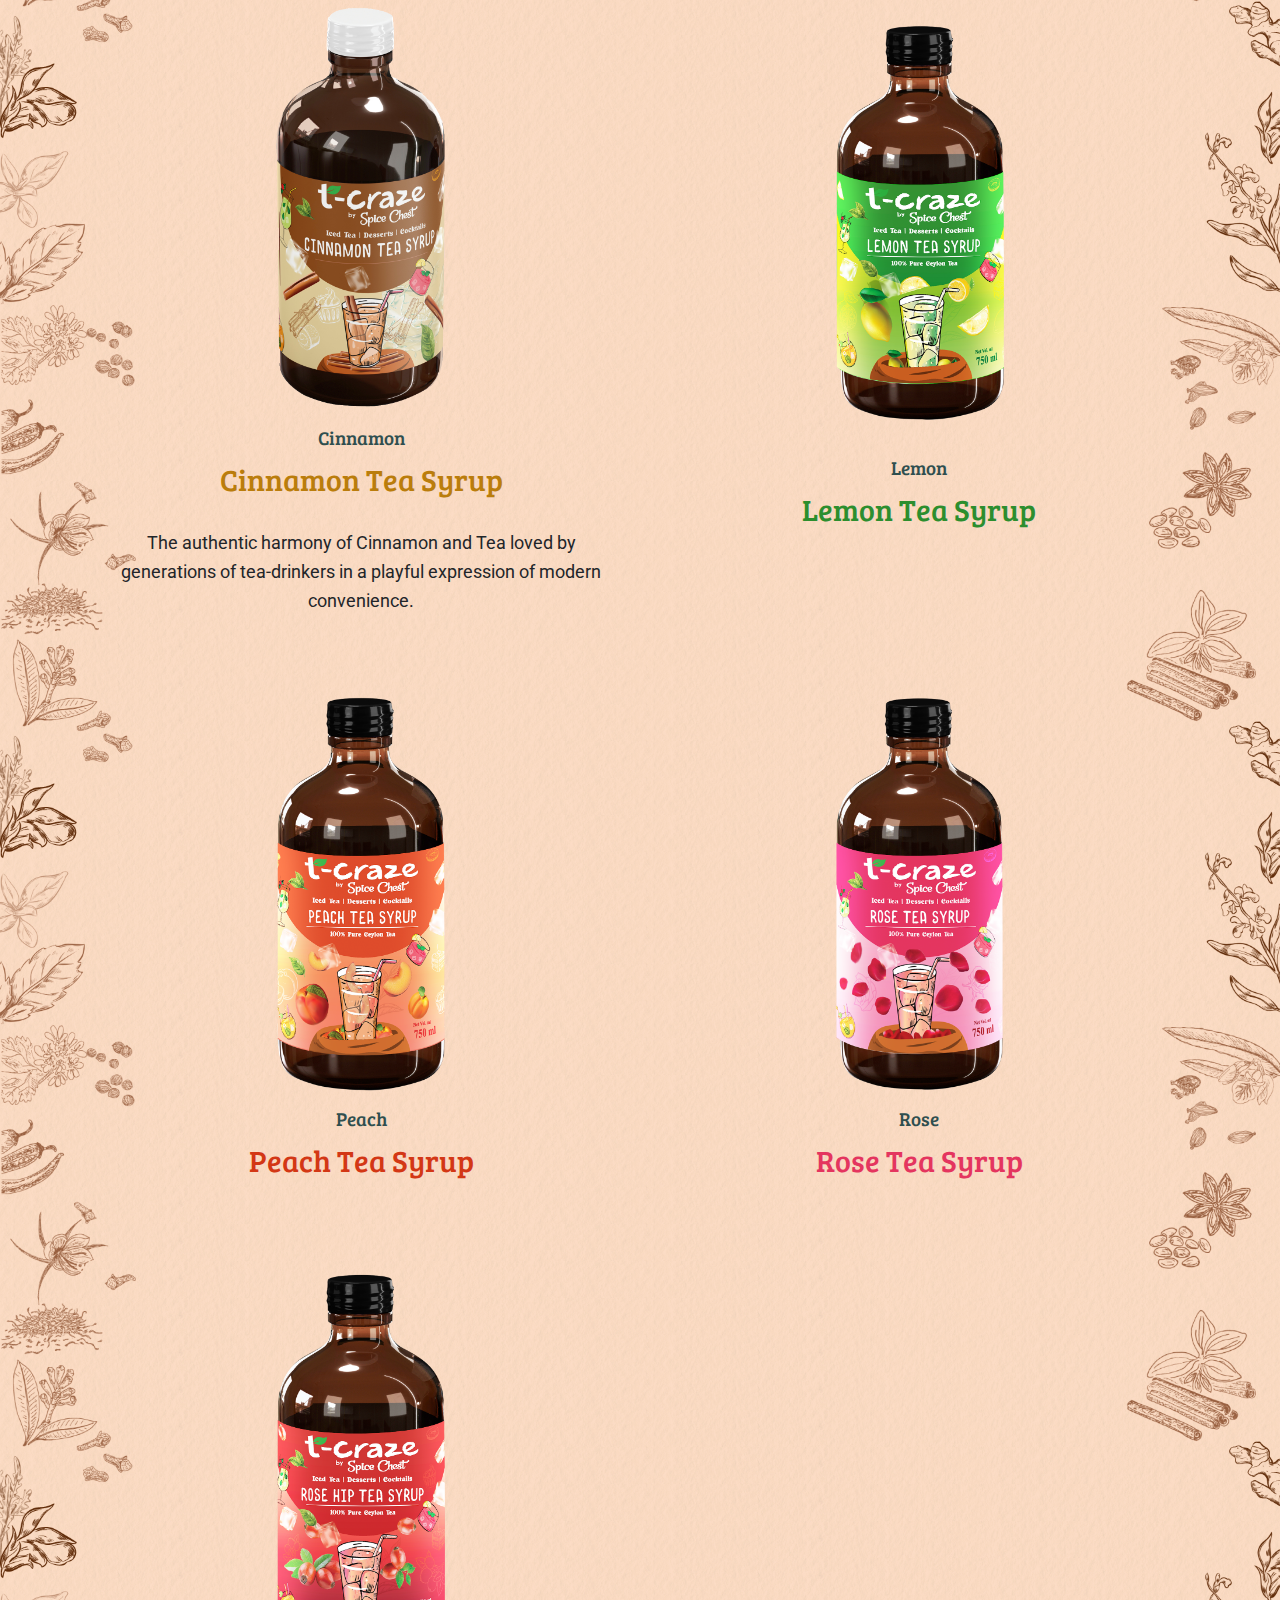
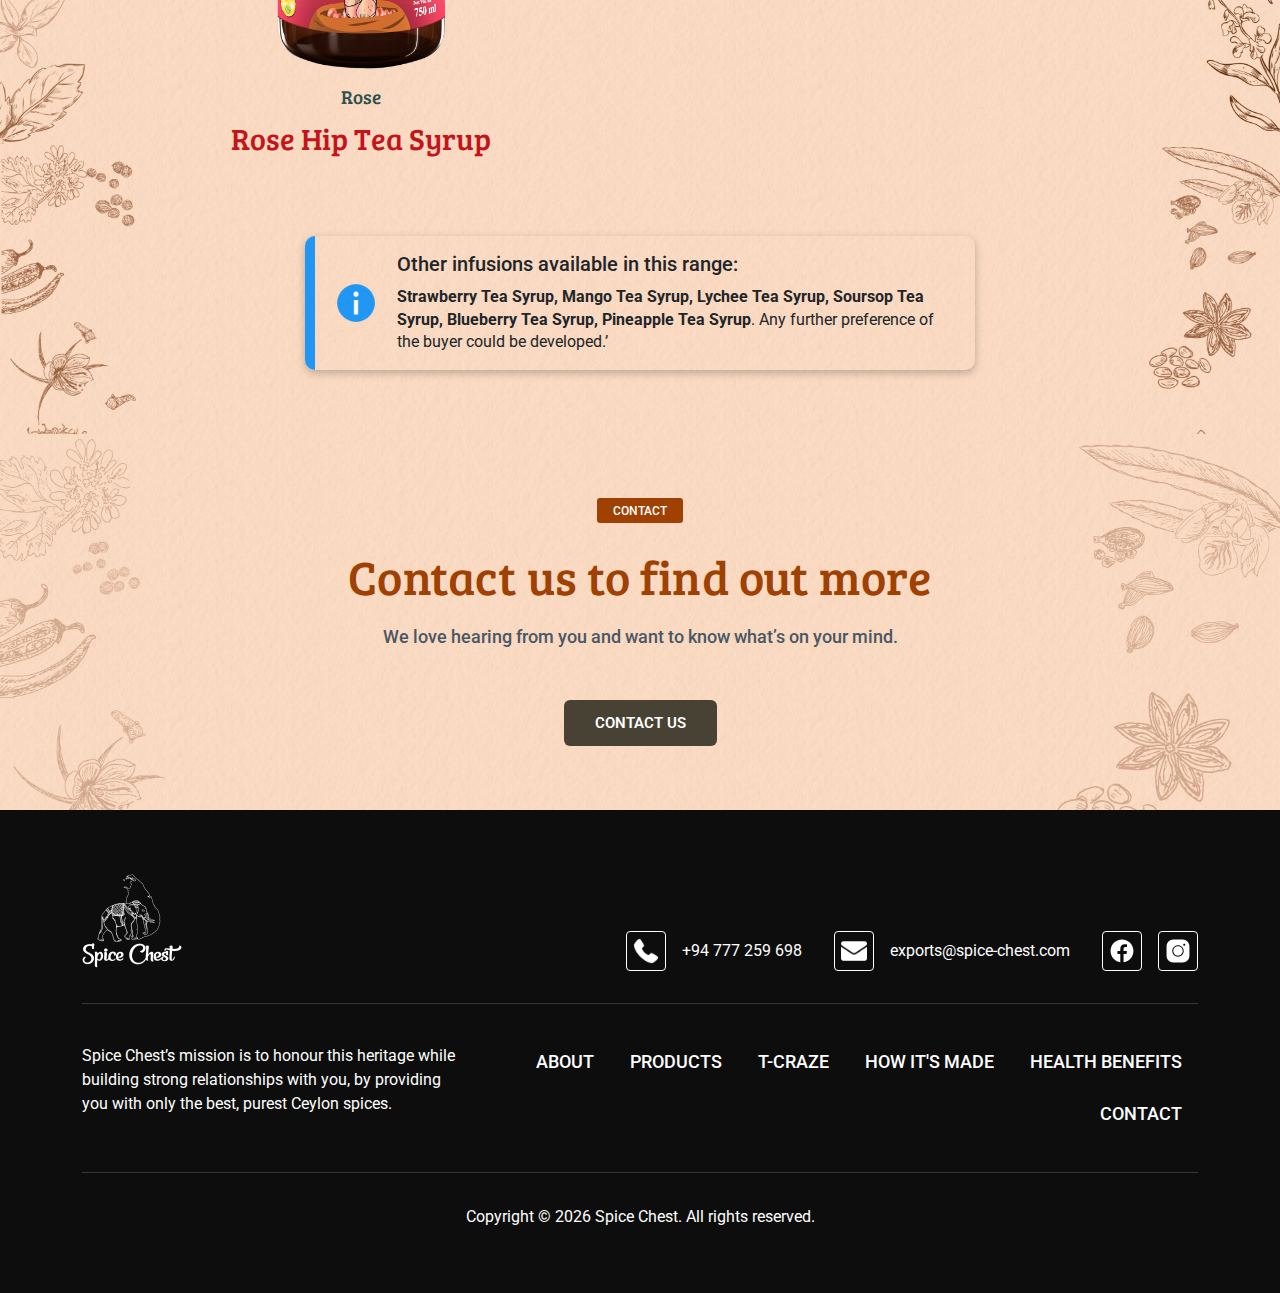
<file: ceylon-tea-syrups.html>
<!DOCTYPE html>
<html lang="en">
  <head>
    <meta charset="UTF-8" />
    <meta http-equiv="X-UA-Compatible" content="IE=edge" />
    <meta name="viewport" content="width=device-width, initial-scale=1.0" />
    <link
      href="assets/images/logo/fav-icon.png"
      type="image/x-icon"
      rel="shortcut icon"
    />
    <title>Ceylon Tea Syrups | Spice Chest</title>

    <link
      href="https://fonts.googleapis.com/css2?family=Roboto:ital,wght@0,100;0,300;0,400;0,500;0,700;0,900;1,400&display=swap"
      rel="stylesheet"
    />
    <link
      href="https://fonts.googleapis.com/css2?family=Bree+Serif&display=swap"
      rel="stylesheet"
    />

    <link href="assets/css/bootstrap.min.css" rel="stylesheet" />
    <link href="assets/css/main.css" rel="stylesheet" />
    <link href="assets/css/responsive.css" rel="stylesheet" />
  </head>

  <body>
    <section class="nav-main">
      <header class="cd-header" id="navbar">
        <div class="container header-wrapper">
          <div class="logo-wrap">
            <a href="/">
              <img
                class="img-fluid"
                src="assets/images/logo/Spice-Chest-Logo-Small.png"
                alt=""
              />
            </a>
          </div>

          <div class="nav_all_links">
            <a href="about.html" class="sc-link">About</a>
            <a href="product-categories.html" class="sc-link">Products</a>
            <a href="how-its-made.html" class="sc-link">How it's Made</a>
          </div>

          <div class="nav_end_wrapper">
            <a href="ceylon-tea-syrups.html" class="sc-link t-craze-link"
              ><img src="assets/images/logo/t-craze.png" alt=""
            /></a>

            <div class="nav_contact_btn">
              <a href="contact.html" class="sc-main-btn text-uppercase"
                >Contact</a
              >
            </div>
            <div class="nav-but-wrap">
              <div class="menu-icon hover-target">
                <span class="menu-icon__line menu-icon__line-left"></span>
                <span class="menu-icon__line"></span>
                <span class="menu-icon__line menu-icon__line-right"></span>
              </div>
            </div>
          </div>
        </div>
      </header>

      <div class="nav">
        <div class="nav__content">
          <div class="nav_tiles nav__list-item">
            <div class="nav_block">
              <a href="product-categories.html">Products</a>
            </div>
            <div class="nav_block">
              <a href="contact.html">Contact Us</a>
            </div>
          </div>
          <ul class="nav__list">
            <li class="nav__list-item active-nav">
              <a href="about.html" class="hover-target">About Us</a>
            </li>
            <li class="nav__list-item">
              <a href="#" class="hover-target">t-craze</a>
            </li>
            <li class="nav__list-item">
              <a href="how-its-made.html" class="hover-target">How it's Made</a>
            </li>
            <li class="nav__list-item">
              <a href="health-benefits.html" class="hover-target"
                >Health Benefits</a
              >
            </li>
          </ul>
        </div>
      </div>
    </section>

    <div class="nav_height"></div>

    <section class="section-common product-page-common padding-top-7">
      <div class="container">
        <div class="product-page-header">
          <div class="products_title">
            <div class="content-eyebrow">Product</div>
            <img
              class="product-t-craze-logo"
              src="assets/images/logo/t-craze.png"
              alt=""
            />
            <h2 class="section-title">Ceylon Tea Syrups</h2>
            <h6 class="title-sub-1">
              A playful offering of Ceylon’s finest black and green teas for the
              modern palate, the range of Tea Syrups fuses the proven supremacy
              of Ceylon Tea with a cheerful diversity of flavours ranging from
              fruit to cocoa. A true modern rendition of the classic
              tea-drinking experience, Tea Syrups are the perfect complement to
              enhance cocktails, mocktails and desserts, or simply to be brewed
              as an iced tea concoction.
            </h6>
          </div>

          <div class="product-page-header-image">
            <img
              class="img-fluid"
              src="assets/images/products/Ceylon Tea Syrups.jpg"
              alt=""
            />
          </div>
        </div>
      </div>
    </section>

    <section class="section-common product-list-section pt-0">
      <div class="container">
        <div class="product-list-wrapper">
          <div class="product-list-item">
            <div class="product-item-image product-width-2">
              <img
                src="assets/images/products/Tea-Syrups/Chocolate Tea Syrup.png"
                alt=""
                class="img-fluid"
              />
            </div>
            <div class="product-item-details">
              <h6>​Chocolate</h6>
              <h5 class="​ceylon-ginger">​Chocolate Tea Syrup</h5>
              <p>
                A merger of the world’s most-loved flavours, Chocolate Tea is an
                explosive statement of elegant tea for the modern enthusiast.
              </p>
            </div>
          </div>

          <div class="product-list-item">
            <div class="product-item-image product-width-2">
              <img
                src="assets/images/products/Tea-Syrups/Chai Tea Syrup.png"
                alt=""
                class="img-fluid"
              />
            </div>
            <div class="product-item-details">
              <h6>Chai</h6>
              <h5 class="​ceylon-cinabag">Chai Tea Syrup</h5>
              <p>
                The loved staple of the subcontinent, Chai is a contemporary
                tribute to the heritage of everyday tea drinking.
              </p>
            </div>
          </div>

          <div class="product-list-item">
            <div class="product-item-image product-width-2">
              <img
                src="assets/images/products/Tea-Syrups/Cinnamon Tea Syrup.png"
                alt=""
                class="img-fluid"
              />
            </div>
            <div class="product-item-details">
              <h6>Cinnamon</h6>
              <h5 class="​ceylon-cinabag">​Cinnamon Tea Syrup</h5>
              <p>
                The authentic harmony of Cinnamon and Tea loved by generations
                of tea-drinkers in a playful expression of modern convenience.
              </p>
            </div>
          </div>

          <div class="product-list-item">
            <div class="product-item-image product-width-2">
              <img
                src="assets/images/products/Tea-Syrups/Lemon-Tea-Syrup.png"
                alt=""
                class="img-fluid"
              />
            </div>
            <div class="product-item-details">
              <h6>Lemon</h6>
              <h5 class="lemon-title">​Lemon Tea Syrup</h5>
              <p></p>
            </div>
          </div>

          <div class="product-list-item">
            <div class="product-item-image product-width-2">
              <img
                src="assets/images/products/Tea-Syrups/Peach-Tea-Syrup.png"
                alt=""
                class="img-fluid"
              />
            </div>
            <div class="product-item-details">
              <h6>Peach</h6>
              <h5 class="peach-title">Peach Tea Syrup</h5>
            </div>
          </div>

          <div class="product-list-item">
            <div class="product-item-image product-width-2">
              <img
                src="assets/images/products/Tea-Syrups/Rose-Tea-Syrup.png"
                alt=""
                class="img-fluid"
              />
            </div>
            <div class="product-item-details">
              <h6>Rose</h6>
              <h5 class="rose-1-title">Rose Tea Syrup</h5>
            </div>
          </div>

          <div class="product-list-item">
            <div class="product-item-image product-width-2">
              <img
                src="assets/images/products/Tea-Syrups/Rose-Hip-tea-Syrup.png"
                alt=""
                class="img-fluid"
              />
            </div>
            <div class="product-item-details">
              <h6>Rose</h6>
              <h5 class="rose-2-title">Rose Hip Tea Syrup</h5>
            </div>
          </div>
        </div>

        <div class="special_order_wrapper">
          <div class="info_icon">
            <img class="img-fluid" src="assets/images/icons/info.png" alt="" />
          </div>
          <div class="sp_note">
            <h5>Other infusions available in this range:</h5>
            <h6>
              <b
                >Strawberry Tea Syrup, Mango Tea Syrup, Lychee Tea Syrup,
                Soursop Tea Syrup, Blueberry Tea Syrup, Pineapple Tea Syrup</b
              >. Any further preference of the buyer could be developed.’
            </h6>
          </div>
        </div>
      </div>
    </section>

    <section class="section-common contact-section">
      <div class="container">
        <div class="products_title">
          <div class="content-eyebrow">Contact</div>
          <h2 class="section-title">Contact us to find out more</h2>
          <h6 class="title-sub-1">
            We love hearing from you and want to know what’s on your mind.
          </h6>
        </div>
        <a href="contact.html" class="sc-main-btn text-uppercase">Contact Us</a>
      </div>
    </section>

    <footer class="section-common">
      <div class="container">
        <div class="footer-wrapper">
          <div class="f-header">
            <div>
              <div class="footer_logo">
                <a href="/">
                  <img
                    src="assets/images/logo/Spice-Chest-Logo-Small-W.png"
                    alt=""
                    class="img-fluid"
                  />
                </a>
              </div>
            </div>

            <div class="footer_contacts_wrapper">
              <div class="footer_contact">
                <ul>
                  <li>
                    <span
                      ><img
                        src="assets/images/icons/phone-call.png"
                        alt="" /></span
                    ><a href="tel:+94777259698">+94 777 259 698</a>
                  </li>
                  <li>
                    <span
                      ><img src="assets/images/icons/email.png" alt="" /></span
                    ><a href="mailto:exports@spice-chest.com"
                      >exports@spice-chest.com</a
                    >
                  </li>
                </ul>
              </div>

              <div class="footer_social">
                <div class="f_social_item">
                  <a
                    href="https://instagram.com/spice.chest"
                    target="_blank"
                    rel="noopener noreferrer"
                  >
                    <img
                      class="img-fluid"
                      src="assets/images/icons/facebook.svg"
                      alt=""
                    />
                  </a>
                </div>
                <div class="f_social_item">
                  <a
                    href="https://facebook.com/spice%20chest"
                    target="_blank"
                    rel="noopener noreferrer"
                  >
                    <img
                      class="img-fluid"
                      src="assets/images/icons/instagram.svg"
                      alt=""
                    />
                  </a>
                </div>
              </div>
            </div>
          </div>

          <div class="footer_more">
            <div class="footer_about">
              <p>
                Spice Chest’s mission is to honour this heritage while building
                strong relationships with you, by providing you with only the
                best, purest Ceylon spices.
              </p>
            </div>

            <div class="f_links">
              <a href="about.html" class="sc-link">About</a>
              <a href="product-categories.html" class="sc-link">Products</a>
              <a href="ceylon-tea-syrups.html" class="sc-link">t-craze</a>
              <a href="how-its-made.html" class="sc-link">How it's Made</a>
              <a href="health-benefits.html" class="sc-link">Health Benefits</a>
              <a href="contact.html" class="sc-link">Contact</a>
            </div>
          </div>

          <div class="f_copyright">
            Copyright ©
            <script>
              document.write(new Date().getFullYear());
            </script>
            Spice Chest. All rights reserved.
          </div>
        </div>
      </div>
    </footer>

    <script src="assets/js/bootstrap.bundle.min.js"></script>
    <script src="assets/js/jquery.min.js"></script>
    <script src="assets/js/main.js"></script>
  </body>
</html>
</file>
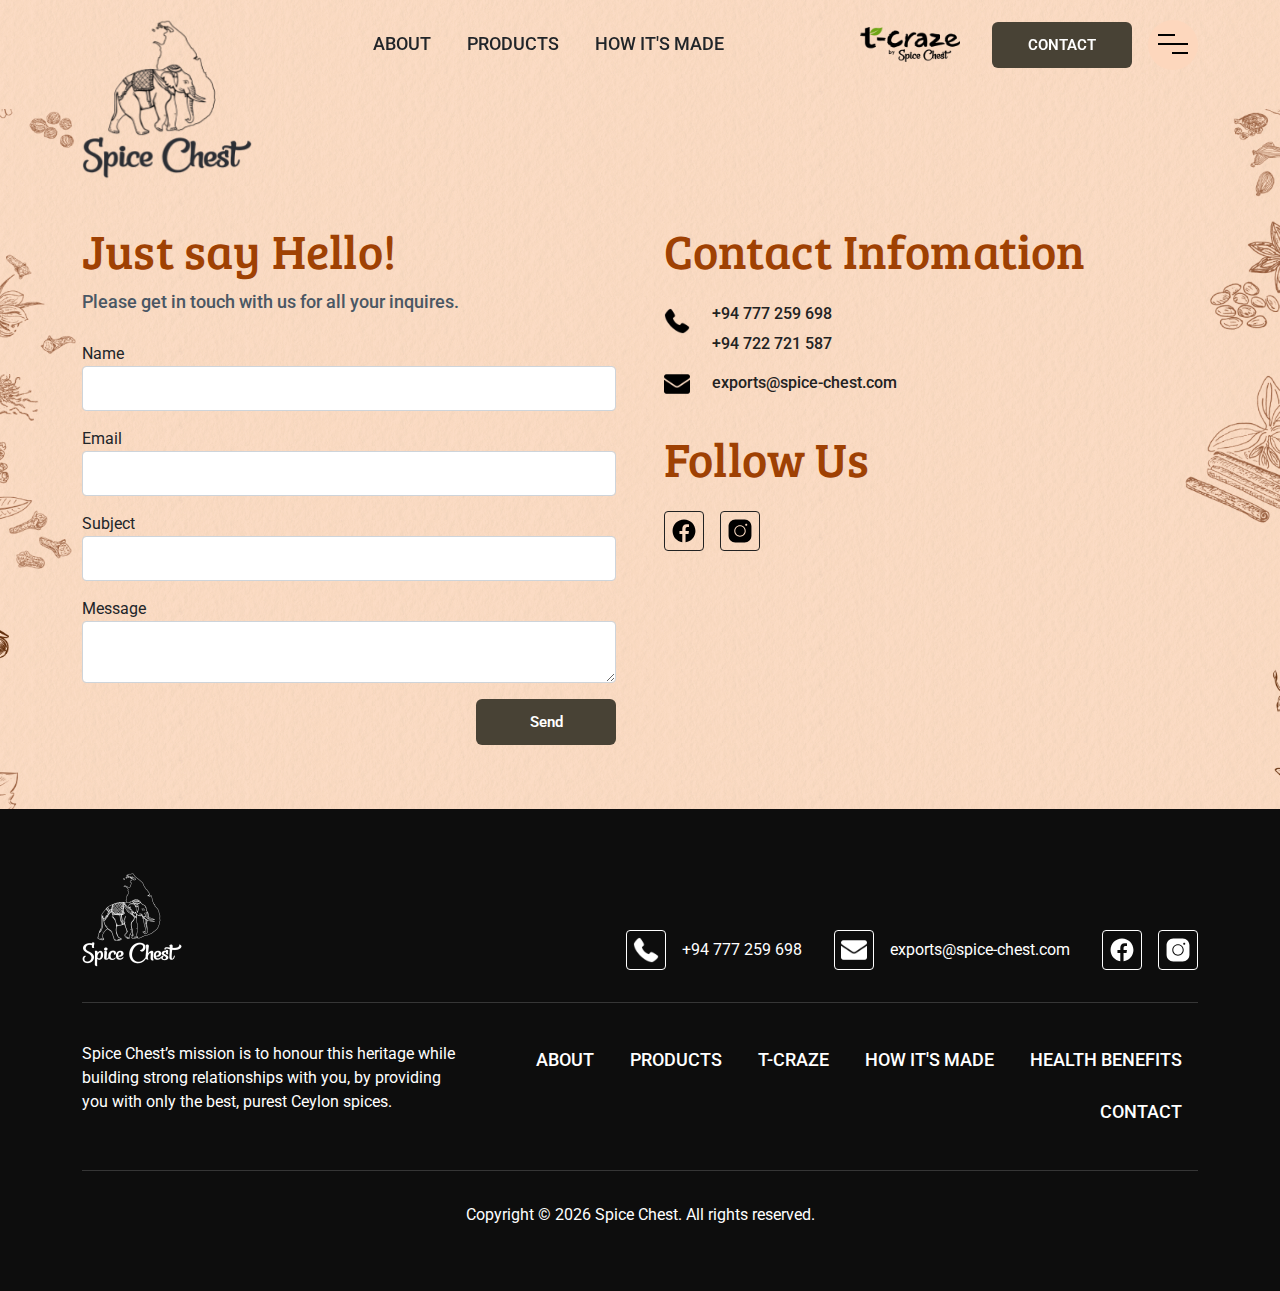
<file: contact.html>
<!DOCTYPE html>
<html lang="en">
  <head>
    <meta charset="UTF-8" />
    <meta http-equiv="X-UA-Compatible" content="IE=edge" />
    <meta name="viewport" content="width=device-width, initial-scale=1.0" />
    <link
      href="assets/images/logo/fav-icon.png"
      type="image/x-icon"
      rel="shortcut icon"
    />
    <title>Contact Us | Spice Chest</title>

    <link
      href="https://fonts.googleapis.com/css2?family=Roboto:ital,wght@0,100;0,300;0,400;0,500;0,700;0,900;1,400&display=swap"
      rel="stylesheet"
    />
    <link
      href="https://fonts.googleapis.com/css2?family=Bree+Serif&display=swap"
      rel="stylesheet"
    />

    <link href="assets/css/bootstrap.min.css" rel="stylesheet" />
    <link href="assets/css/main.css" rel="stylesheet" />
    <link href="assets/css/responsive.css" rel="stylesheet" />
  </head>

  <body>
    <section class="nav-main">
      <header class="cd-header" id="navbar">
        <div class="container header-wrapper">
          <div class="logo-wrap">
            <a href="/">
              <img
                class="img-fluid"
                src="assets/images/logo/Spice-Chest-Logo-Small.png"
                alt=""
              />
            </a>
          </div>

          <div class="nav_all_links">
            <a href="about.html" class="sc-link">About</a>
            <a href="product-categories.html" class="sc-link">Products</a>
            <a href="how-its-made.html" class="sc-link">How it's Made</a>
          </div>

          <div class="nav_end_wrapper">
            <a href="ceylon-tea-syrups.html" class="sc-link t-craze-link"
              ><img src="assets/images/logo/t-craze.png" alt=""
            /></a>

            <div class="nav_contact_btn">
              <a href="contact.html" class="sc-main-btn text-uppercase"
                >Contact</a
              >
            </div>
            <div class="nav-but-wrap">
              <div class="menu-icon hover-target">
                <span class="menu-icon__line menu-icon__line-left"></span>
                <span class="menu-icon__line"></span>
                <span class="menu-icon__line menu-icon__line-right"></span>
              </div>
            </div>
          </div>
        </div>
      </header>

      <div class="nav">
        <div class="nav__content">
          <div class="nav_tiles nav__list-item">
            <div class="nav_block">
              <a href="product-categories.html">Products</a>
            </div>
            <div class="nav_block">
              <a href="contact.html">Contact Us</a>
            </div>
          </div>
          <ul class="nav__list">
            <li class="nav__list-item active-nav">
              <a href="about.html" class="hover-target">About Us</a>
            </li>
            <li class="nav__list-item">
              <a href="#" class="hover-target">t-craze</a>
            </li>
            <li class="nav__list-item">
              <a href="how-its-made.html" class="hover-target">How it's Made</a>
            </li>
            <li class="nav__list-item">
              <a href="health-benefits.html" class="hover-target"
                >Health Benefits</a
              >
            </li>
          </ul>
        </div>
      </div>
    </section>

    <div class="nav_height"></div>

    <section
      class="section-common contact-page-section padding-top-7 product-category-section"
    >
      <div class="container">
        <div class="contact_wrapper">
          <div class="contact_form">
            <h2 class="section-title">Just say Hello!</h2>
            <h6 class="title-sub-1">
              Please get in touch with us for all your inquires.
            </h6>
            <form name="contact" method="POST" data-netlify="true">
              <div class="contact-msg-input">
                <label for="contactName" class="contact-msg-input__label"
                  >Name</label
                >
                <input
                  type="text"
                  name="name"
                  class="form-control"
                  autocomplete="off"
                  required
                  maxlength="40"
                />
              </div>
              <div class="contact-msg-input">
                <label for="contactEmail" class="contact-msg-input__label"
                  >Email</label
                >
                <input
                  type="email"
                  name="email"
                  class="form-control"
                  autocomplete="off"
                  required
                  maxlength="40"
                />
              </div>
              <div class="contact-msg-input">
                <label for="contactSubject" class="contact-msg-input__label"
                  >Subject</label
                >
                <input
                  type="text"
                  name="subject"
                  class="form-control"
                  autocomplete="off"
                  maxlength="40"
                />
              </div>
              <div class="contact-msg-input">
                <label for="contactMessage" class="contact-msg-input__label"
                  >Message</label
                >
                <textarea
                  type="text"
                  name="message"
                  class="form-control"
                  autocomplete="off"
                  required
                  maxlength="250"
                ></textarea>
              </div>
              <div data-netlify-recaptcha="true"></div>
              <div class="schedul-meeting-main">
                <button type="submit" class="sc-main-btn">Send</button>
              </div>
            </form>
          </div>

          <div class="contact_info">
            <h2 class="section-title">Contact Infomation</h2>
            <div class="contact_info_inner">
              <div class="contact_item contact-phone">
                <span
                  ><img src="assets/images/icons/phone-call.png" alt=""
                /></span>
                <div class="contact_item-phone">
                  <a href="tel:+94777259698">+94 777 259 698</a>
                  <a href="tel:+94722721587">+94 722 721 587</a>
                </div>
              </div>

              <div class="contact_item">
                <span><img src="assets/images/icons/email.png" alt="" /></span>
                <span
                  ><a href="mailto:exports@spice-chest.com"
                    >exports@spice-chest.com</a
                  ></span
                >
              </div>
            </div>

            <h2 class="section-title">Follow Us</h2>

            <div class="contact_social">
              <div class="f_social_item">
                <a
                  href="https://instagram.com/spice.chest"
                  target="_blank"
                  rel="noopener noreferrer"
                >
                  <img
                    class="img-fluid"
                    src="assets/images/icons/facebook.svg"
                    alt=""
                  />
                </a>
              </div>
              <div class="f_social_item">
                <a
                  href="https://facebook.com/spice%20chest"
                  target="_blank"
                  rel="noopener noreferrer"
                >
                  <img
                    class="img-fluid"
                    src="assets/images/icons/instagram.svg"
                    alt=""
                  />
                </a>
              </div>
            </div>
          </div>
        </div>
      </div>
    </section>

    <footer class="section-common">
      <div class="container">
        <div class="footer-wrapper">
          <div class="f-header">
            <div>
              <div class="footer_logo">
                <a href="/">
                  <img
                    src="assets/images/logo/Spice-Chest-Logo-Small-W.png"
                    alt=""
                    class="img-fluid"
                  />
                </a>
              </div>
            </div>

            <div class="footer_contacts_wrapper">
              <div class="footer_contact">
                <ul>
                  <li>
                    <span
                      ><img
                        src="assets/images/icons/phone-call.png"
                        alt="" /></span
                    ><a href="tel:+94777259698">+94 777 259 698</a>
                  </li>
                  <li>
                    <span
                      ><img src="assets/images/icons/email.png" alt="" /></span
                    ><a href="mailto:exports@spice-chest.com"
                      >exports@spice-chest.com</a
                    >
                  </li>
                </ul>
              </div>

              <div class="footer_social">
                <div class="f_social_item">
                  <a
                    href="https://instagram.com/spice.chest"
                    target="_blank"
                    rel="noopener noreferrer"
                  >
                    <img
                      class="img-fluid"
                      src="assets/images/icons/facebook.svg"
                      alt=""
                    />
                  </a>
                </div>
                <div class="f_social_item">
                  <a
                    href="https://facebook.com/spice%20chest"
                    target="_blank"
                    rel="noopener noreferrer"
                  >
                    <img
                      class="img-fluid"
                      src="assets/images/icons/instagram.svg"
                      alt=""
                    />
                  </a>
                </div>
              </div>
            </div>
          </div>

          <div class="footer_more">
            <div class="footer_about">
              <p>
                Spice Chest’s mission is to honour this heritage while building
                strong relationships with you, by providing you with only the
                best, purest Ceylon spices.
              </p>
            </div>

            <div class="f_links">
              <a href="about.html" class="sc-link">About</a>
              <a href="product-categories.html" class="sc-link">Products</a>
              <a href="ceylon-tea-syrups.html" class="sc-link">t-craze</a>
              <a href="how-its-made.html" class="sc-link">How it's Made</a>
              <a href="health-benefits.html" class="sc-link">Health Benefits</a>
              <a href="contact.html" class="sc-link">Contact</a>
            </div>
          </div>

          <div class="f_copyright">
            Copyright ©
            <script>
              document.write(new Date().getFullYear());
            </script>
            Spice Chest. All rights reserved.
          </div>
        </div>
      </div>
    </footer>

    <script src="assets/js/bootstrap.bundle.min.js"></script>
    <script src="assets/js/jquery.min.js"></script>
    <script src="assets/js/main.js"></script>
  </body>
</html>
</file>
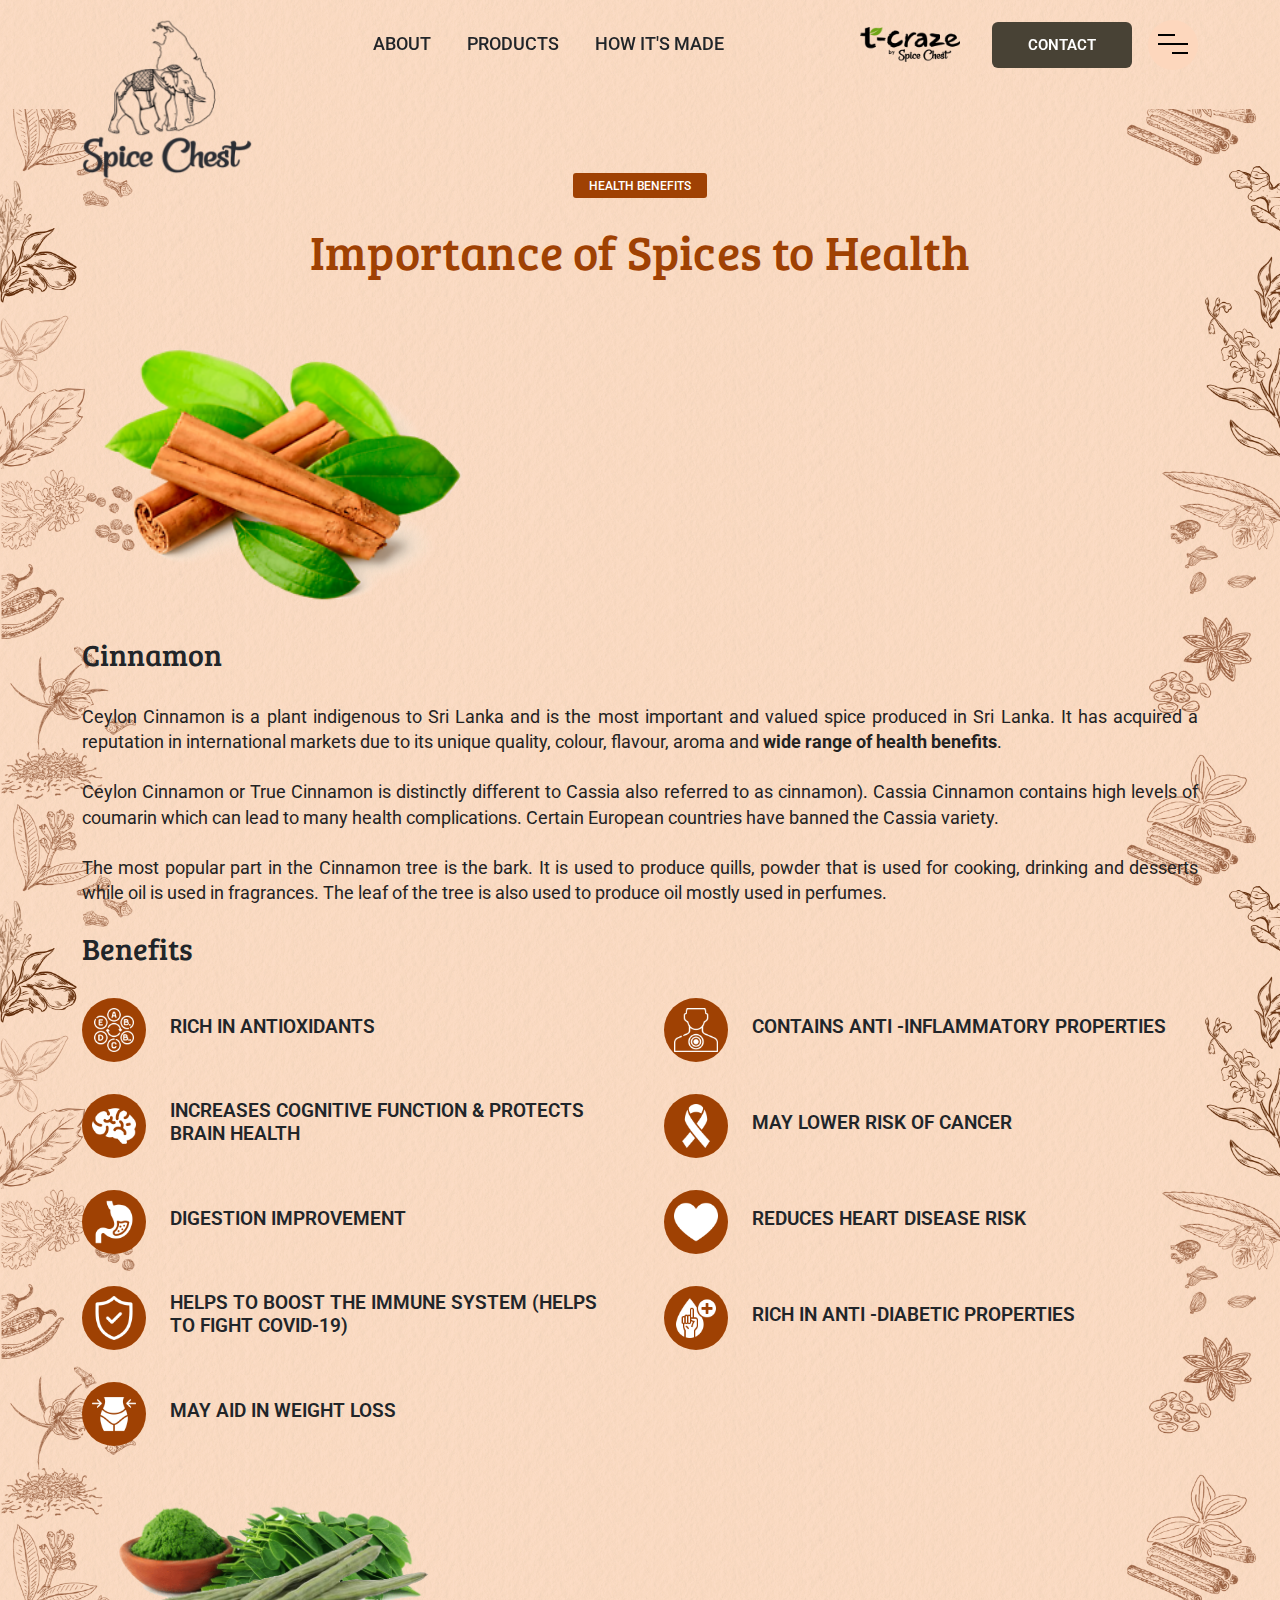
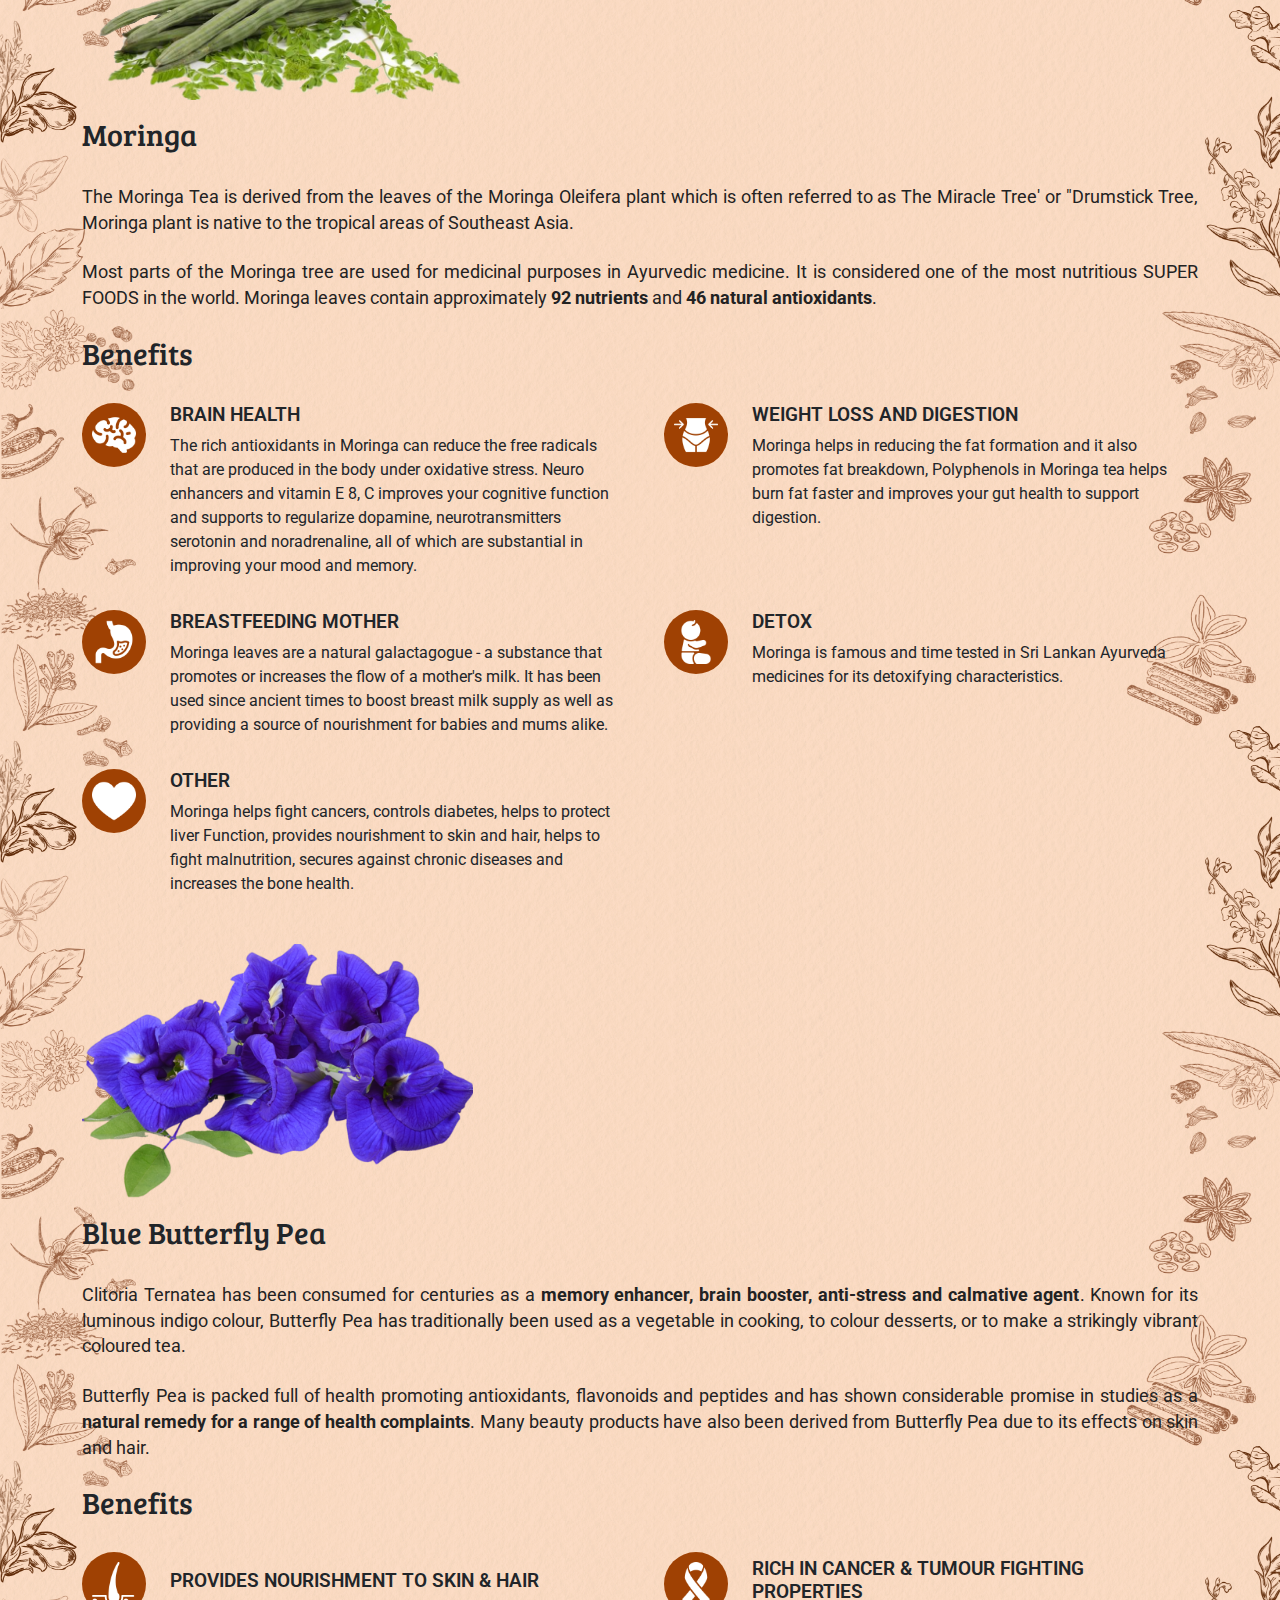
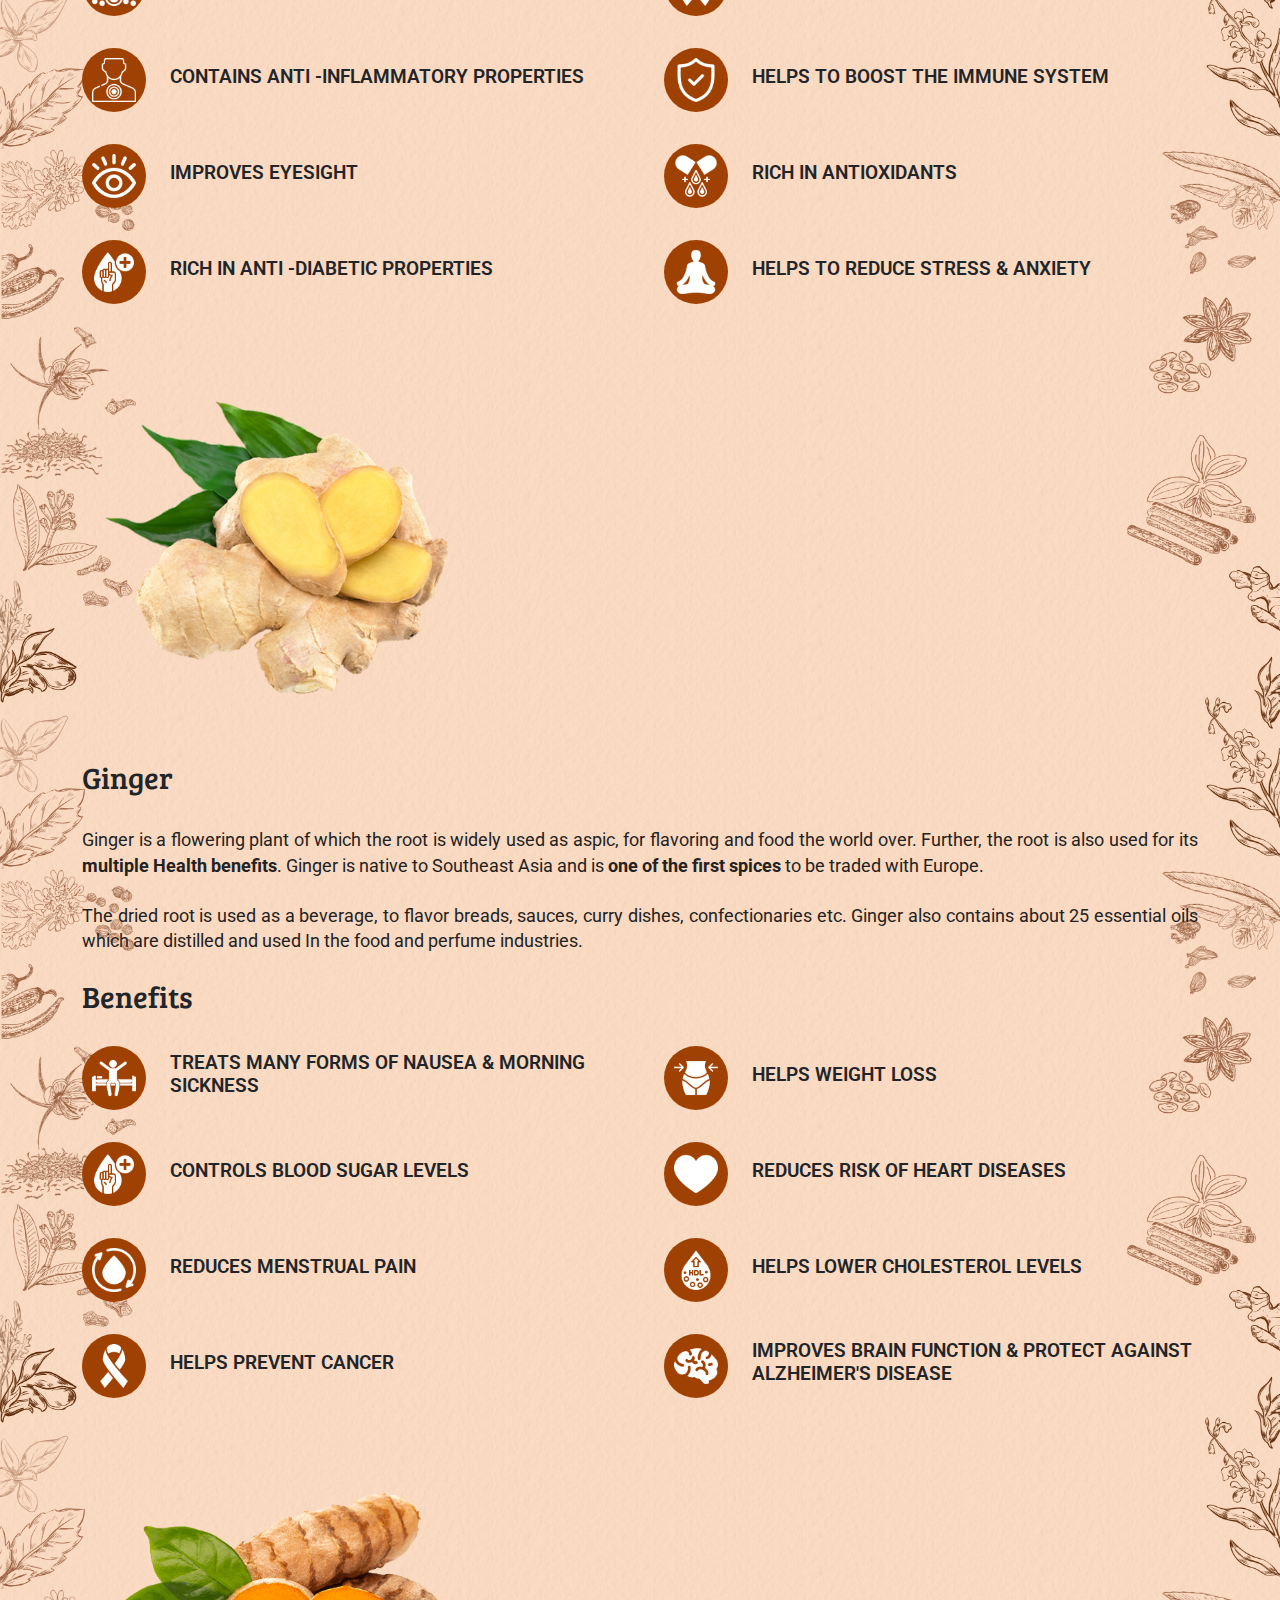
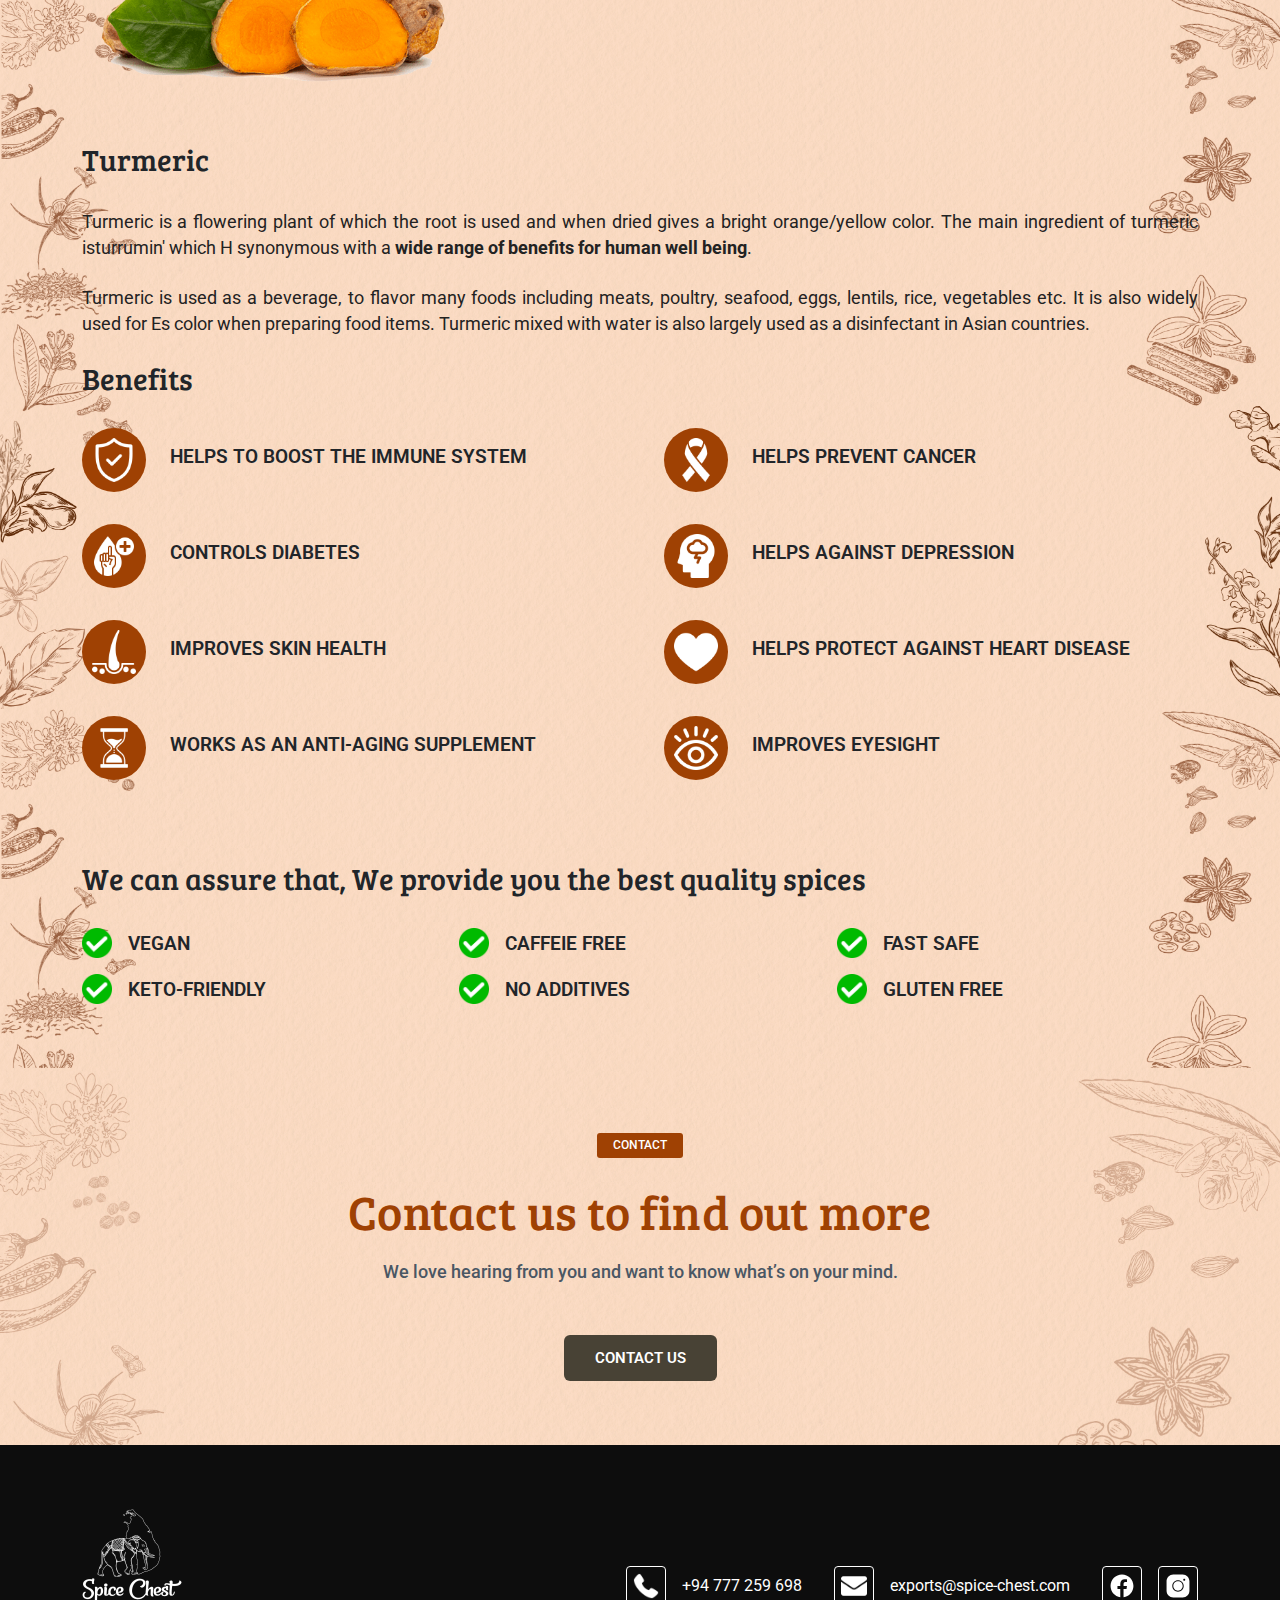
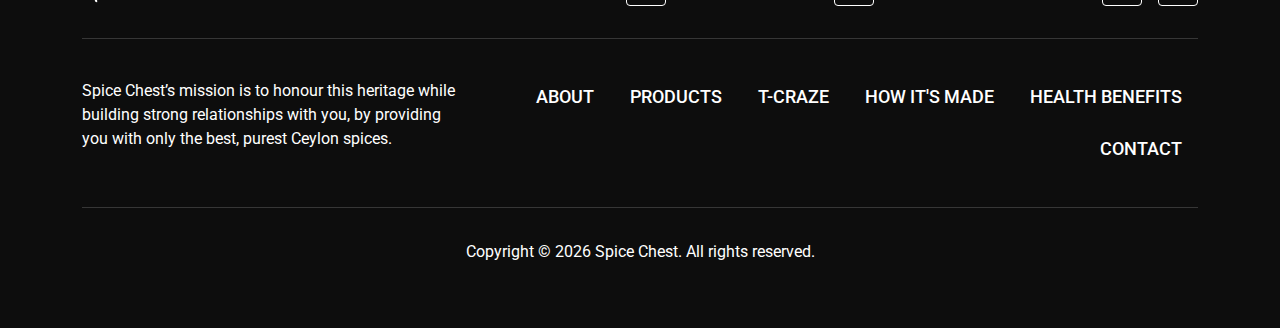
<file: health-benefits.html>
<!DOCTYPE html>
<html lang="en">

<head>
    <meta charset="UTF-8">
    <meta http-equiv="X-UA-Compatible" content="IE=edge">
    <meta name="viewport" content="width=device-width, initial-scale=1.0">
    <link href='assets/images/logo/fav-icon.png' type='image/x-icon' rel='shortcut icon' />
    <title>Health Benefits of Spices | Spice Chest</title>

    <link
        href="https://fonts.googleapis.com/css2?family=Roboto:ital,wght@0,100;0,300;0,400;0,500;0,700;0,900;1,400&display=swap"
        rel="stylesheet">
    <link href="https://fonts.googleapis.com/css2?family=Bree+Serif&display=swap" rel="stylesheet">


    <link href="assets/css/bootstrap.min.css" rel="stylesheet">
    <link href="assets/css/main.css" rel="stylesheet">
    <link href="assets/css/responsive.css" rel="stylesheet">
</head>

<body>
    <section class="nav-main">
        <header class="cd-header" id="navbar">
            <div class="container header-wrapper">
                <div class="logo-wrap">
                    <a href="/">
                        <img class="img-fluid" src="assets/images/logo/Spice-Chest-Logo-Small.png" alt="">
                    </a>
                </div>

                <div class="nav_all_links">
                    <a href="about.html" class="sc-link">About</a>
                    <a href="product-categories.html" class="sc-link">Products</a>
                    <a href="how-its-made.html" class="sc-link">How it's Made</a>
                </div>

                <div class="nav_end_wrapper">
                    <a href="ceylon-tea-syrups.html" class="sc-link t-craze-link"><img
                            src="assets/images/logo/t-craze.png" alt=""></a>

                    <div class="nav_contact_btn">
                        <a href="contact.html" class="sc-main-btn text-uppercase">Contact</a>
                    </div>
                    <div class="nav-but-wrap">
                        <div class="menu-icon hover-target">
                            <span class="menu-icon__line menu-icon__line-left"></span>
                            <span class="menu-icon__line"></span>
                            <span class="menu-icon__line menu-icon__line-right"></span>
                        </div>
                    </div>
                </div>
            </div>
        </header>

        <div class="nav">
            <div class="nav__content">
                <div class="nav_tiles nav__list-item">
                    <div class="nav_block">
                        <a href="product-categories.html">Products</a>
                    </div>
                    <div class="nav_block">
                        <a href="contact.html">Contact Us</a>
                    </div>
                </div>
                <ul class="nav__list">
                    <li class="nav__list-item active-nav"><a href="about.html" class="hover-target">About Us</a></li>
                    <li class="nav__list-item"><a href="#" class="hover-target">t-craze</a></li>
                    <li class="nav__list-item"><a href="how-its-made.html" class="hover-target">How it's Made</a></li>
                    <li class="nav__list-item"><a href="health-benefits.html" class="hover-target">Health Benefits</a>
                    </li>
                </ul>
            </div>
        </div>
    </section>

    <div class="nav_height"></div>

    <!-- <div class="health_bg">
        <img class="img-fluid" src="assets/images/helth-bg.png" alt="">
    </div> -->

    <section class="section-common health-benefits-page">
        <div class="container">
            <div class="products_title">
                <div class="content-eyebrow">Health Benefits</div>
                <h2 class="section-title">Importance of Spices to Health
                </h2>
            </div>

            <div class="benefits_main">
                <div class="spice_ben_wrapper">
                    <div class="benefit_wrapper_inner">
                        <div class="spice_benefit_item">
                            <div class="benefit_item_detail">
                                <div class="ben_spice_img"><img src="assets/images/benefits/cinnoman.png" alt="">
                                </div>
                                <div class="ben_spice_name">
                                    <div class="benefit_title">
                                        <h4 class="about-more-title">Cinnamon</h4>
                                    </div>
                                    <h6 class="title-sub-1">
                                        Ceylon Cinnamon is a plant indigenous to Sri Lanka and is the most important and
                                        valued spice produced in Sri Lanka. It has acquired a reputation in
                                        international
                                        markets due to its unique quality, colour, flavour, aroma and <b>wide range of
                                            health
                                            benefits</b>.
                                    </h6>
                                    <h6 class="title-sub-1">
                                        Ceylon Cinnamon or True Cinnamon is distinctly different to Cassia also referred
                                        to
                                        as
                                        cinnamon). Cassia Cinnamon contains high levels of coumarin which can lead to
                                        many
                                        health complications. Certain European countries have banned the Cassia variety.
                                    </h6>
                                    <h6 class="title-sub-1">
                                        The most popular part in the Cinnamon tree is the bark. It is used to produce
                                        quills,
                                        powder that is used for cooking, drinking and desserts while oil is used in
                                        fragrances.
                                        The leaf of the tree is also used to produce oil mostly used in perfumes.
                                    </h6>
                                </div>
                            </div>

                            <div class="benefit_title">
                                <h4 class="about-more-title">Benefits</h4>
                            </div>
                            <div class="benefit_inner">
                                <div class="benefit_item">
                                    <span class="benefit_icon"><img src="assets/images/icons/benefits/antioxidants.png"
                                            alt=""></span>
                                    <span class="benefit_name">
                                        <h5>RICH IN ANTIOXIDANTS</h5>
                                    </span>
                                </div>

                                <div class="benefit_item">
                                    <span class="benefit_icon"><img
                                            src="assets/images/icons/benefits/anti-inflammatory.png" alt=""></span>
                                    <span class="benefit_name">
                                        <h5>CONTAINS ANTI -INFLAMMATORY PROPERTIES</h5>
                                    </span>
                                </div>

                                <div class="benefit_item">
                                    <span class="benefit_icon"><img src="assets/images/icons/benefits/brain.png"
                                            alt=""></span>
                                    <span class="benefit_name">
                                        <h5>INCREASES COGNITIVE FUNCTION & PROTECTS BRAIN HEALTH</h5>
                                    </span>
                                </div>

                                <div class="benefit_item">
                                    <span class="benefit_icon"><img src="assets/images/icons/benefits/ribbon.png"
                                            alt=""></span>
                                    <span class="benefit_name">
                                        <h5>MAY LOWER RISK OF CANCER</h5>
                                    </span>
                                </div>

                                <div class="benefit_item">
                                    <span class="benefit_icon"><img src="assets/images/icons/benefits/001-stomach.png"
                                            alt=""></span>
                                    <span class="benefit_name">
                                        <h5>DIGESTION IMPROVEMENT</h5>
                                    </span>
                                </div>

                                <div class="benefit_item">
                                    <span class="benefit_icon"><img src="assets/images/icons/benefits/002-heart.png"
                                            alt=""></span>
                                    <span class="benefit_name">
                                        <h5>REDUCES HEART DISEASE RISK</h5>
                                    </span>
                                </div>

                                <div class="benefit_item">
                                    <span class="benefit_icon"><img src="assets/images/icons/benefits/003-security.png"
                                            alt=""></span>
                                    <span class="benefit_name">
                                        <h5>HELPS TO BOOST THE IMMUNE SYSTEM (HELPS TO FIGHT COVID-19)</h5>
                                    </span>
                                </div>

                                <div class="benefit_item">
                                    <span class="benefit_icon"><img
                                            src="assets/images/icons/benefits/004-blood-test.png" alt=""></span>
                                    <span class="benefit_name">
                                        <h5>RICH IN ANTI -DIABETIC PROPERTIES </h5>
                                    </span>
                                </div>

                                <div class="benefit_item">
                                    <span class="benefit_icon"><img
                                            src="assets/images/icons/benefits/005-weight-loss.png" alt=""></span>
                                    <span class="benefit_name">
                                        <h5>MAY AID IN WEIGHT LOSS</h5>
                                    </span>
                                </div>
                            </div>
                        </div>

                        <div class="spice_benefit_item">
                            <div class="benefit_item_detail">
                                <div class="ben_spice_img"><img src="assets/images/benefits/moringa.png" alt="">
                                </div>
                                <div class="ben_spice_name">
                                    <div class="benefit_title">
                                        <h4 class="about-more-title">Moringa</h4>
                                    </div>
                                    <h6 class="title-sub-1"> The Moringa Tea is derived from the leaves of the Moringa
                                        Oleifera plant which is often referred to as The Miracle Tree' or "Drumstick
                                        Tree, Moringa plant is native to the tropical areas of Southeast Asia.
                                    </h6>
                                    <h6 class="title-sub-1">
                                        Most parts of the Moringa tree are used for medicinal purposes in Ayurvedic
                                        medicine. It is considered one of the most nutritious SUPER FOODS in the world.
                                        Moringa leaves contain approximately <b>92 nutrients</b> and <b>46 natural
                                            antioxidants</b>.
                                    </h6>
                                </div>
                            </div>

                            <div class="benefit_title">
                                <h4 class="about-more-title">Benefits</h4>
                            </div>
                            <div class="benefit_inner">
                                <div class="benefit_item align_start">
                                    <span class="benefit_icon"><img src="assets/images/icons/benefits/brain.png"
                                            alt=""></span>
                                    <span class="benefit_name">
                                        <h5>BRAIN HEALTH</h5>
                                        <p>The rich antioxidants in Moringa can reduce the free radicals that are
                                            produced in the body under oxidative stress. Neuro enhancers and vitamin E
                                            8, C improves your cognitive function and supports to regularize dopamine,
                                            neurotransmitters serotonin and noradrenaline, all of which are substantial
                                            in improving your mood and memory. </p>
                                    </span>
                                </div>

                                <div class="benefit_item align_start">
                                    <span class="benefit_icon"><img
                                            src="assets/images/icons/benefits/005-weight-loss.png" alt=""></span>
                                    <span class="benefit_name">
                                        <h5>WEIGHT LOSS AND DIGESTION</h5>
                                        <p>Moringa helps in reducing the fat formation and it also promotes fat
                                            breakdown, Polyphenols in Moringa tea helps burn fat faster and improves
                                            your gut health to support digestion. </p>
                                    </span>
                                </div>

                                <div class="benefit_item align_start">
                                    <span class="benefit_icon"><img src="assets/images/icons/benefits/001-stomach.png"
                                            alt=""></span>
                                    <span class="benefit_name">
                                        <h5>Breastfeeding Mother</h5>
                                        <p>Moringa leaves are a natural galactagogue - a substance that promotes or
                                            increases the flow of a mother's milk. It has been used since ancient times
                                            to boost breast milk supply as well as providing a source of nourishment for
                                            babies and mums alike.</p>
                                    </span>
                                </div>

                                <div class="benefit_item align_start">
                                    <span class="benefit_icon"><img src="assets/images/icons/benefits/010-baby.png"
                                            alt=""></span>
                                    <span class="benefit_name">
                                        <h5>DETOX</h5>
                                        <p>Moringa is famous and time tested in Sri Lankan Ayurveda medicines for its
                                            detoxifying characteristics. </p>
                                    </span>
                                </div>

                                <div class="benefit_item align_start">
                                    <span class="benefit_icon"><img src="assets/images/icons/benefits/002-heart.png"
                                            alt=""></span>
                                    <span class="benefit_name">
                                        <h5>Other</h5>
                                        <p>Moringa helps fight cancers, controls diabetes, helps to protect liver
                                            Function, provides nourishment to skin and hair, helps to fight
                                            malnutrition, secures against chronic diseases and increases the bone
                                            health.
                                        </p>
                                    </span>
                                </div>
                            </div>
                        </div>

                        <div class="spice_benefit_item">
                            <div class="benefit_item_detail">
                                <div class="ben_spice_img"><img src="assets/images/benefits/butterfly_pea.png" alt="">
                                </div>
                                <div class="ben_spice_name">
                                    <div class="benefit_title">
                                        <h4 class="about-more-title">Blue Butterfly Pea</h4>
                                    </div>
                                    <h6 class="title-sub-1">Clitoria Ternatea has been consumed for centuries as a
                                        <b>memory enhancer, brain booster, anti-stress and calmative agent</b>. Known
                                        for its
                                        luminous indigo colour, Butterfly Pea has traditionally been used as a vegetable
                                        in cooking, to colour desserts, or to make a strikingly vibrant coloured tea.
                                    </h6>
                                    <h6 class="title-sub-1">Butterfly Pea is packed full of health promoting
                                        antioxidants, flavonoids and peptides and has shown considerable promise in
                                        studies as a <b>natural remedy for a range of health complaints</b>. Many beauty
                                        products have also been derived from Butterfly Pea due to its effects on skin
                                        and hair.
                                    </h6>
                                </div>
                            </div>

                            <div class="benefit_title">
                                <h4 class="about-more-title">Benefits</h4>
                            </div>
                            <div class="benefit_inner">
                                <div class="benefit_item">
                                    <span class="benefit_icon"><img src="assets/images/icons/benefits/006-hair.png"
                                            alt=""></span>
                                    <span class="benefit_name">
                                        <h5>PROVIDES NOURISHMENT TO SKIN & HAIR</h5>
                                    </span>
                                </div>

                                <div class="benefit_item">
                                    <span class="benefit_icon"><img src="assets/images/icons/benefits/ribbon.png"
                                            alt=""></span>
                                    <span class="benefit_name">
                                        <h5>RICH IN CANCER & TUMOUR FIGHTING PROPERTIES</h5>
                                    </span>
                                </div>

                                <div class="benefit_item">
                                    <span class="benefit_icon"><img
                                            src="assets/images/icons/benefits/anti-inflammatory.png" alt=""></span>
                                    <span class="benefit_name">
                                        <h5>CONTAINS ANTI -INFLAMMATORY PROPERTIES</h5>
                                    </span>
                                </div>

                                <div class="benefit_item">
                                    <span class="benefit_icon"><img src="assets/images/icons/benefits/003-security.png"
                                            alt=""></span>
                                    <span class="benefit_name">
                                        <h5>HELPS TO BOOST THE IMMUNE SYSTEM</h5>
                                    </span>
                                </div>

                                <div class="benefit_item">
                                    <span class="benefit_icon"><img src="assets/images/icons/benefits/007-eye.png"
                                            alt=""></span>
                                    <span class="benefit_name">
                                        <h5>IMPROVES EYESIGHT</h5>
                                    </span>
                                </div>

                                <div class="benefit_item">
                                    <span class="benefit_icon"><img src="assets/images/icons/benefits/008-vitamin.png"
                                            alt=""></span>
                                    <span class="benefit_name">
                                        <h5>RICH IN ANTIOXIDANTS</h5>
                                    </span>
                                </div>

                                <div class="benefit_item">
                                    <span class="benefit_icon"><img
                                            src="assets/images/icons/benefits/004-blood-test.png" alt=""></span>
                                    <span class="benefit_name">
                                        <h5>RICH IN ANTI -DIABETIC PROPERTIES</h5>
                                    </span>
                                </div>

                                <div class="benefit_item">
                                    <span class="benefit_icon"><img
                                            src="assets/images/icons/benefits/009-hinduist-yoga-position.png"
                                            alt=""></span>
                                    <span class="benefit_name">
                                        <h5>HELPS TO REDUCE STRESS & ANXIETY</h5>
                                    </span>
                                </div>
                            </div>
                        </div>

                        <div class="spice_benefit_item">
                            <div class="benefit_item_detail">
                                <div class="ben_spice_img"><img src="assets/images/benefits/ginger.png" alt="">
                                </div>
                                <div class="ben_spice_name">
                                    <div class="benefit_title">
                                        <h4 class="about-more-title">Ginger</h4>
                                    </div>
                                    <h6 class="title-sub-1">Ginger is a flowering plant of which the root is widely used
                                        as aspic, for flavoring and food the world over. Further, the root is also used
                                        for its <b>multiple Health benefits</b>. Ginger is native to Southeast Asia and
                                        is <b>one
                                            of the first
                                            spices</b> to be traded with Europe.
                                    </h6>
                                    <h6 class="title-sub-1">The dried root is used as a beverage, to flavor breads,
                                        sauces, curry dishes, confectionaries etc. Ginger also contains about 25
                                        essential oils which are distilled and used In the food and perfume industries.
                                    </h6>
                                </div>
                            </div>

                            <div class="benefit_title">
                                <h4 class="about-more-title">Benefits</h4>
                            </div>
                            <div class="benefit_inner">
                                <div class="benefit_item">
                                    <span class="benefit_icon"><img
                                            src="assets/images/icons/benefits/001-man-waking-up-on-morning-sitting-on-bed-stretching-his-arms.png"
                                            alt=""></span>
                                    <span class="benefit_name">
                                        <h5>TREATS MANY FORMS OF NAUSEA & MORNING SICKNESS</h5>
                                    </span>
                                </div>

                                <div class="benefit_item">
                                    <span class="benefit_icon"><img
                                            src="assets/images/icons/benefits/005-weight-loss.png" alt=""></span>
                                    <span class="benefit_name">
                                        <h5>HELPS WEIGHT LOSS</h5>
                                    </span>
                                </div>

                                <div class="benefit_item">
                                    <span class="benefit_icon"><img
                                            src="assets/images/icons/benefits/004-blood-test.png" alt=""></span>
                                    <span class="benefit_name">
                                        <h5>CONTROLS BLOOD SUGAR LEVELS</h5>
                                    </span>
                                </div>

                                <div class="benefit_item">
                                    <span class="benefit_icon"><img src="assets/images/icons/benefits/002-heart.png"
                                            alt=""></span>
                                    <span class="benefit_name">
                                        <h5>REDUCES RISK OF HEART DISEASES</h5>
                                    </span>
                                </div>

                                <div class="benefit_item">
                                    <span class="benefit_icon"><img
                                            src="assets/images/icons/benefits/002-menstrual-cycle.png" alt=""></span>
                                    <span class="benefit_name">
                                        <h5>REDUCES MENSTRUAL PAIN</h5>
                                    </span>
                                </div>

                                <div class="benefit_item">
                                    <span class="benefit_icon"><img src="assets/images/icons/benefits/003-good.png"
                                            alt=""></span>
                                    <span class="benefit_name">
                                        <h5>HELPS LOWER CHOLESTEROL LEVELS</h5>
                                    </span>
                                </div>

                                <div class="benefit_item">
                                    <span class="benefit_icon"><img src="assets/images/icons/benefits/ribbon.png"
                                            alt=""></span>
                                    <span class="benefit_name">
                                        <h5>HELPS PREVENT CANCER</h5>
                                    </span>
                                </div>

                                <div class="benefit_item">
                                    <span class="benefit_icon"><img src="assets/images/icons/benefits/brain.png"
                                            alt=""></span>
                                    <span class="benefit_name">
                                        <h5>IMPROVES BRAIN FUNCTION & PROTECT AGAINST ALZHEIMER'S DISEASE</h5>
                                    </span>
                                </div>
                            </div>
                        </div>

                        <div class="spice_benefit_item">
                            <div class="benefit_item_detail">
                                <div class="ben_spice_img"><img src="assets/images/benefits/turmeric.png" alt="">
                                </div>
                                <div class="ben_spice_name">
                                    <div class="benefit_title">
                                        <h4 class="about-more-title">Turmeric</h4>
                                    </div>
                                    <h6 class="title-sub-1">Turmeric is a flowering plant of which the root is used and
                                        when dried gives a bright orange/yellow color. The main ingredient of turmeric
                                        isturrumin' which H synonymous with a <b>wide range of benefits for human well
                                            being</b>.
                                    </h6>
                                    <h6 class="title-sub-1">Turmeric is used as a beverage, to flavor many foods
                                        including meats, poultry, seafood, eggs, lentils, rice, vegetables etc. It is
                                        also widely used for Es color when preparing food items. Turmeric mixed with
                                        water is also largely used as a disinfectant in Asian countries.
                                    </h6>
                                </div>
                            </div>

                            <div class="benefit_title">
                                <h4 class="about-more-title">Benefits</h4>
                            </div>
                            <div class="benefit_inner">
                                <div class="benefit_item">
                                    <span class="benefit_icon"><img src="assets/images/icons/benefits/003-security.png"
                                            alt=""></span>
                                    <span class="benefit_name">
                                        <h5>HELPS TO BOOST THE IMMUNE SYSTEM</h5>
                                    </span>
                                </div>

                                <div class="benefit_item">
                                    <span class="benefit_icon"><img src="assets/images/icons/benefits/ribbon.png"
                                            alt=""></span>
                                    <span class="benefit_name">
                                        <h5>HELPS PREVENT CANCER</h5>
                                    </span>
                                </div>

                                <div class="benefit_item">
                                    <span class="benefit_icon"><img
                                            src="assets/images/icons/benefits/004-blood-test.png" alt=""></span>
                                    <span class="benefit_name">
                                        <h5>CONTROLS DIABETES</h5>
                                    </span>
                                </div>

                                <div class="benefit_item">
                                    <span class="benefit_icon"><img
                                            src="assets/images/icons/benefits/004-depression.png" alt=""></span>
                                    <span class="benefit_name">
                                        <h5>HELPS AGAINST DEPRESSION</h5>
                                    </span>
                                </div>

                                <div class="benefit_item">
                                    <span class="benefit_icon"><img src="assets/images/icons/benefits/006-hair.png"
                                            alt=""></span>
                                    <span class="benefit_name">
                                        <h5>IMPROVES SKIN HEALTH</h5>
                                    </span>
                                </div>

                                <div class="benefit_item">
                                    <span class="benefit_icon"><img src="assets/images/icons/benefits/002-heart.png"
                                            alt=""></span>
                                    <span class="benefit_name">
                                        <h5>HELPS PROTECT AGAINST HEART DISEASE</h5>
                                    </span>
                                </div>

                                <div class="benefit_item">
                                    <span class="benefit_icon"><img src="assets/images/icons/benefits/005-hourglass.png"
                                            alt=""></span>
                                    <span class="benefit_name">
                                        <h5>WORKS AS AN ANTI-AGING SUPPLEMENT</h5>
                                    </span>
                                </div>

                                <div class="benefit_item">
                                    <span class="benefit_icon"><img src="assets/images/icons/benefits/007-eye.png"
                                            alt=""></span>
                                    <span class="benefit_name">
                                        <h5>IMPROVES EYESIGHT</h5>
                                    </span>
                                </div>
                            </div>
                        </div>

                    </div>
                </div>
            </div>

            <div class="our_benefits">
                <div class="benefit_title">
                    <h4 class="about-more-title">We can assure that, We provide you the best quality spices</h4>
                </div>

                <div class="our_benefits_wrapper">
                    <div class="our_benefit_item">
                        <span class="benefit_check_icon"><img src="assets/images/icons/check.png" alt=""></span>
                        <span class="benefit_name">
                            <h5>Vegan</h5>
                        </span>
                    </div>

                    <div class="our_benefit_item">
                        <span class="benefit_check_icon"><img src="assets/images/icons/check.png" alt=""></span>
                        <span class="benefit_name">
                            <h5>Caffeie Free</h5>
                        </span>
                    </div>

                    <div class="our_benefit_item">
                        <span class="benefit_check_icon"><img src="assets/images/icons/check.png" alt=""></span>
                        <span class="benefit_name">
                            <h5>Fast Safe</h5>
                        </span>
                    </div>

                    <div class="our_benefit_item">
                        <span class="benefit_check_icon"><img src="assets/images/icons/check.png" alt=""></span>
                        <span class="benefit_name">
                            <h5>Keto-friendly</h5>
                        </span>
                    </div>

                    <div class="our_benefit_item">
                        <span class="benefit_check_icon"><img src="assets/images/icons/check.png" alt=""></span>
                        <span class="benefit_name">
                            <h5>No Additives</h5>
                        </span>
                    </div>

                    <div class="our_benefit_item">
                        <span class="benefit_check_icon"><img src="assets/images/icons/check.png" alt=""></span>
                        <span class="benefit_name">
                            <h5>Gluten Free</h5>
                        </span>
                    </div>
                </div>
            </div>

        </div>
    </section>

    <section class="section-common contact-section">
        <div class="container">
            <div class="products_title">
                <div class="content-eyebrow">Contact</div>
                <h2 class="section-title">Contact us to find out more
                </h2>
                <h6 class="title-sub-1">We love hearing from you and want to know what’s on your mind.</h6>
            </div>
            <a href="contact.html" class="sc-main-btn text-uppercase">Contact Us</a>
        </div>
    </section>

    <footer class="section-common">
        <div class="container">
            <div class="footer-wrapper">
                <div class="f-header">
                    <div>
                        <div class="footer_logo">
                            <a href="/">
                                <img src="assets/images/logo/Spice-Chest-Logo-Small-W.png" alt="" class="img-fluid">
                            </a>
                        </div>
                    </div>

                    <div class="footer_contacts_wrapper">
                        <div class="footer_contact">
                            <ul>
                                <li><span><img src="assets/images/icons/phone-call.png" alt=""></span><a
                                        href="tel:+94777259698">+94 777 259 698</a></li>
                                <li><span><img src="assets/images/icons/email.png" alt=""></span><a
                                        href="mailto:exports@spice-chest.com">exports@spice-chest.com</a></li>
                            </ul>
                        </div>

                        <div class="footer_social">
                            <div class="f_social_item">
                                <a href="https://instagram.com/spice.chest" target="_blank" rel="noopener noreferrer">
                                    <img class="img-fluid" src="assets/images/icons/facebook.svg" alt="">
                                </a>
                            </div>
                            <div class="f_social_item">
                                <a href="https://facebook.com/spice%20chest" target="_blank" rel="noopener noreferrer">
                                    <img class="img-fluid" src="assets/images/icons/instagram.svg" alt="">
                                </a>
                            </div>
                        </div>
                    </div>
                </div>

                <div class="footer_more">
                    <div class="footer_about">
                        <p>Spice Chest’s mission is to honour this heritage while building strong relationships with
                            you, by providing you with only the best, purest Ceylon spices.</p>
                    </div>

                    <div class="f_links">
                        <a href="about.html" class="sc-link">About</a>
                        <a href="product-categories.html" class="sc-link">Products</a>
                        <a href="ceylon-tea-syrups.html" class="sc-link">t-craze</a>
                        <a href="how-its-made.html" class="sc-link">How it's Made</a>
                        <a href="health-benefits.html" class="sc-link">Health Benefits</a>
                        <a href="contact.html" class="sc-link">Contact</a>
                    </div>
                </div>

                <div class="f_copyright">
                    Copyright © <script>
                        document.write(new Date().getFullYear())
                    </script> Spice Chest. All rights reserved.
                </div>
            </div>
        </div>
    </footer>


    <script src="assets/js/bootstrap.bundle.min.js"></script>
    <script src="assets/js/jquery.min.js"></script>
    <script src="assets/js/main.js"></script>
</body>

</html>
</file>
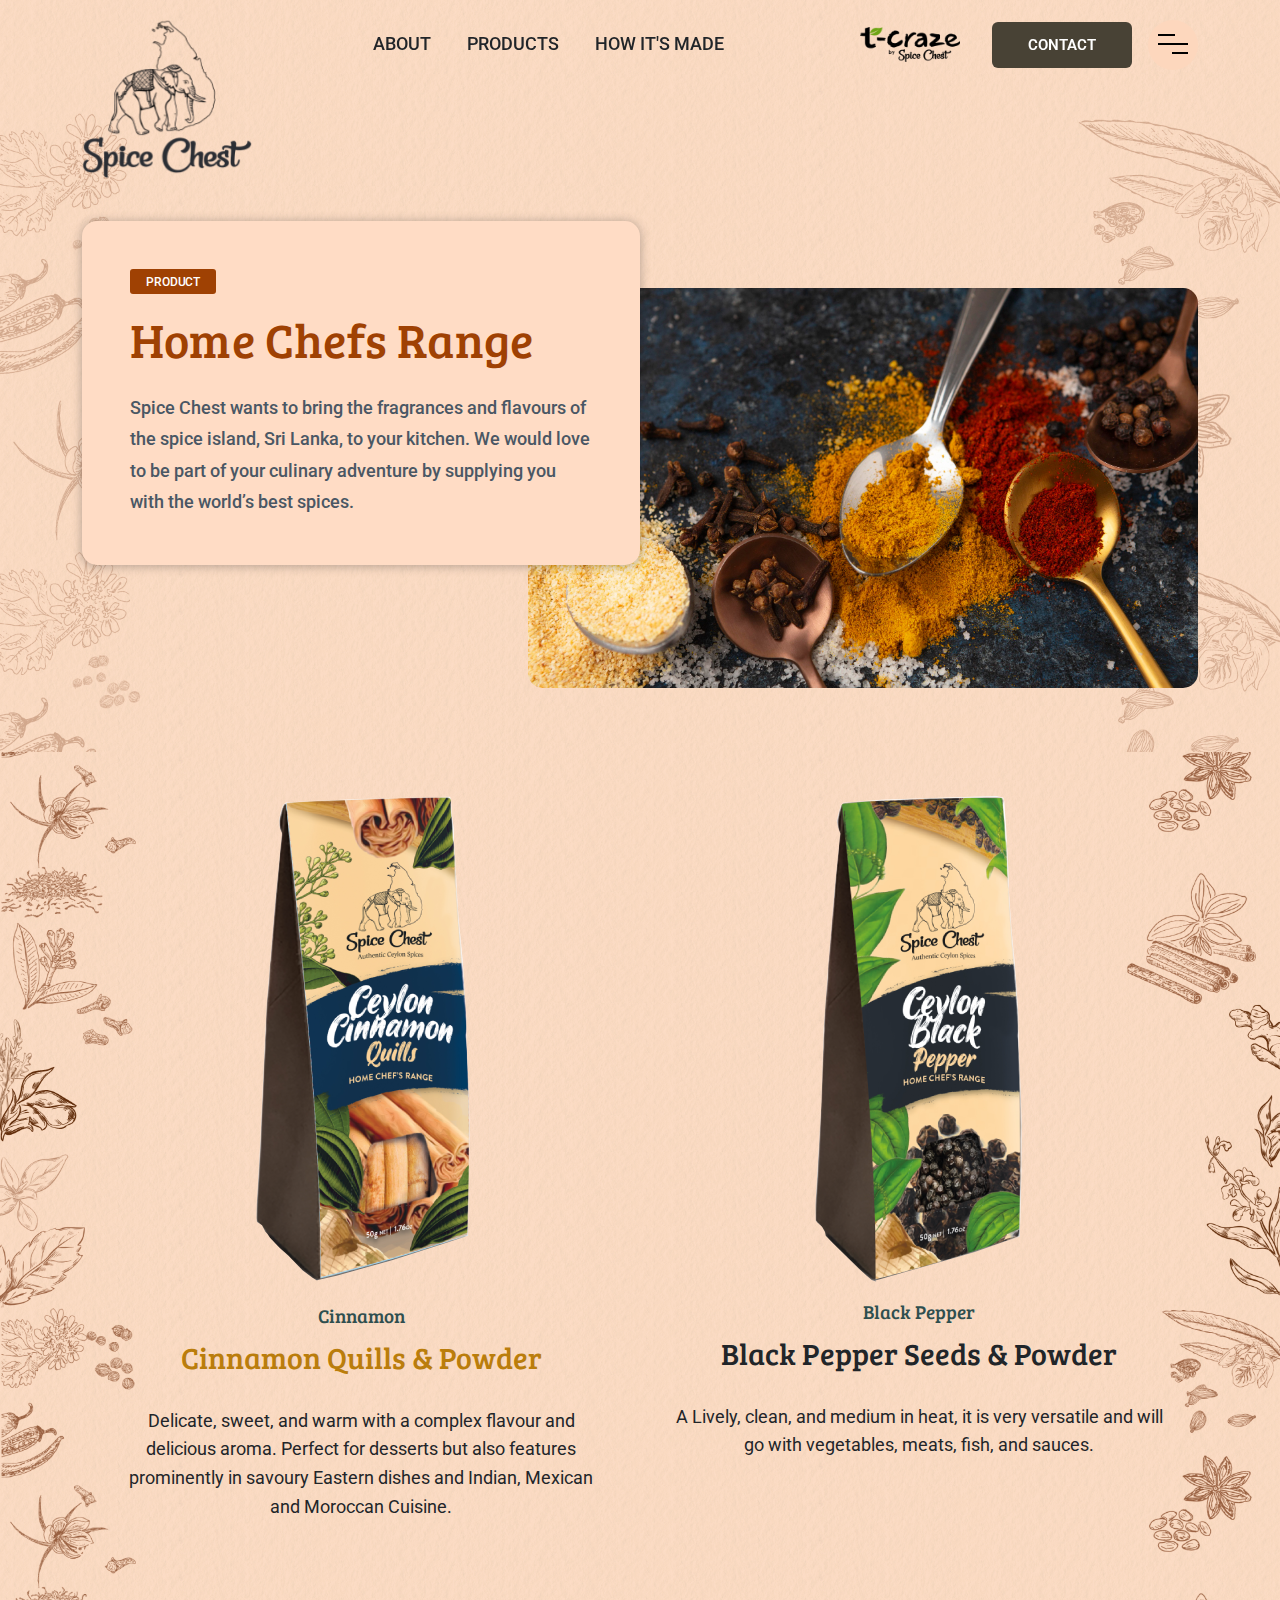
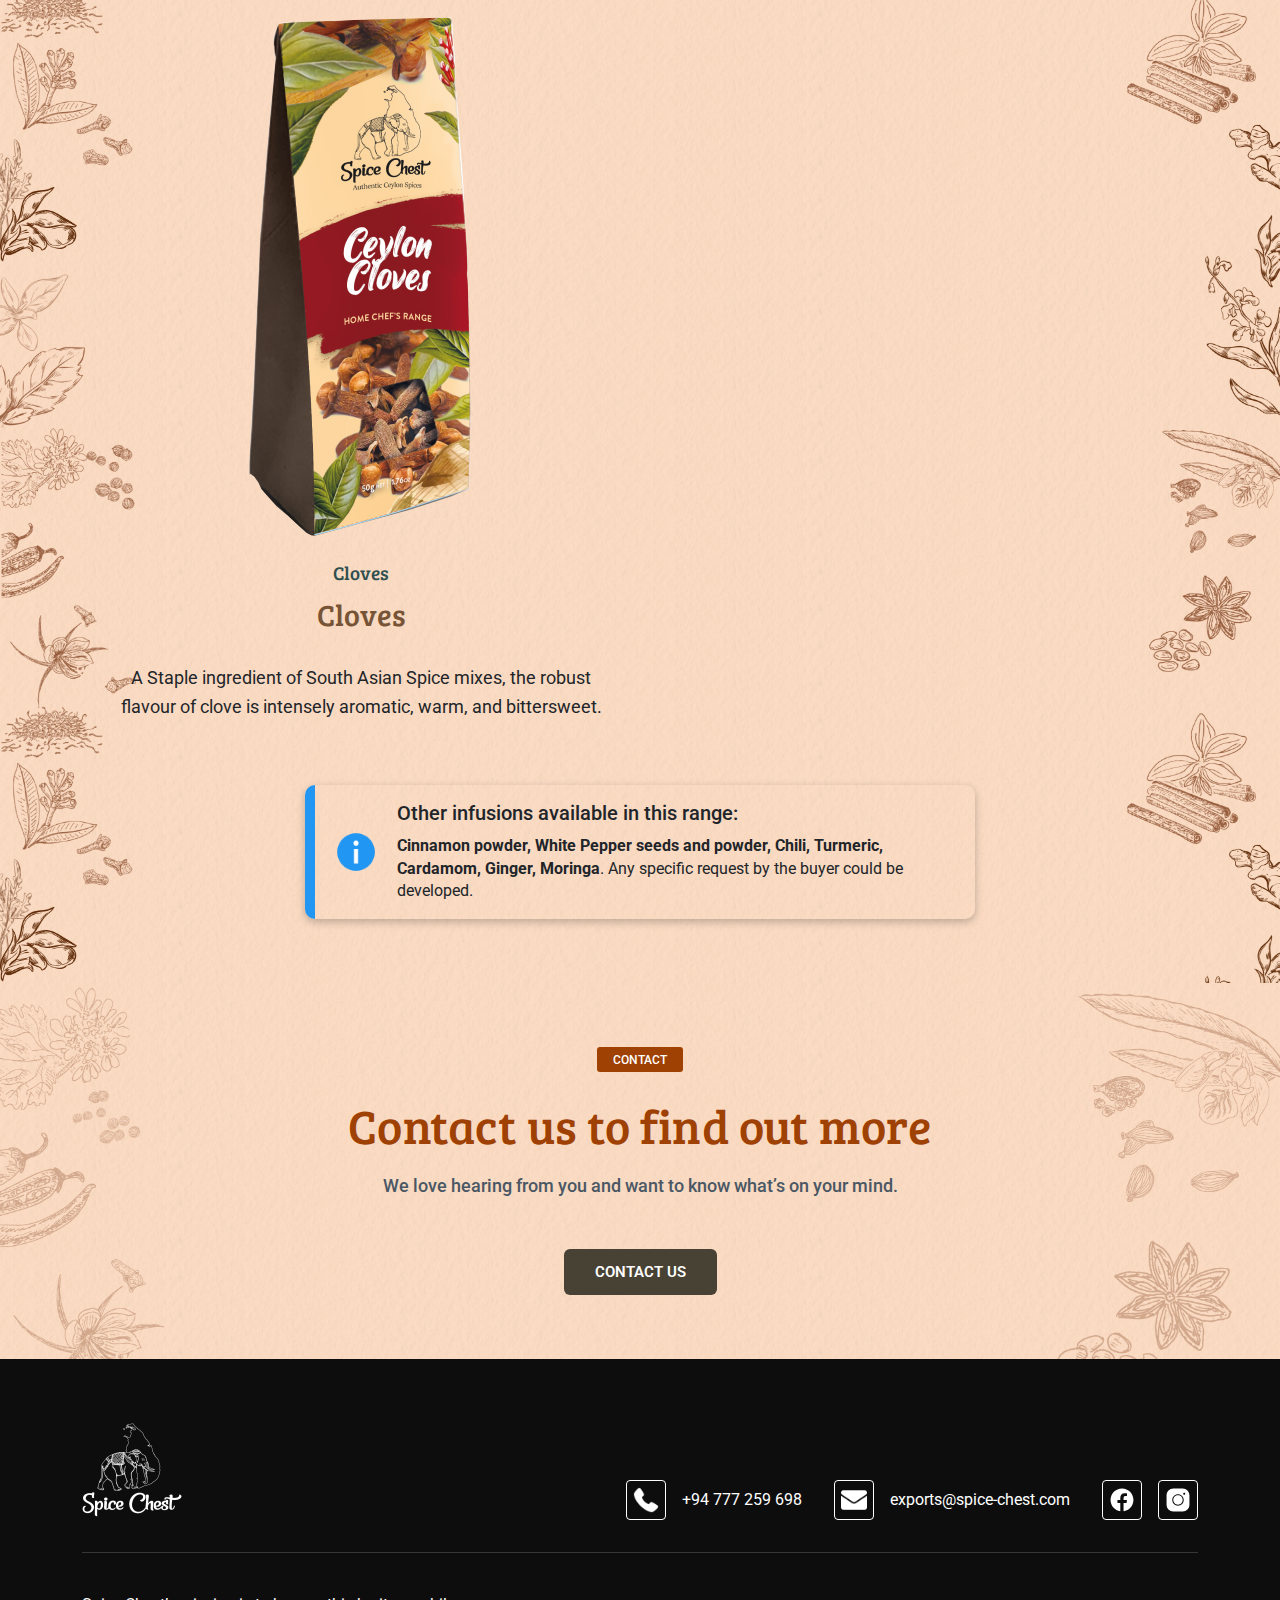
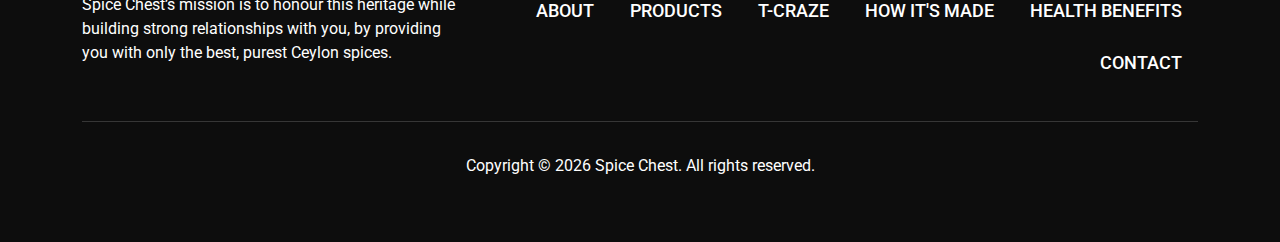
<file: home-chefs-range.html>
<!DOCTYPE html>
<html lang="en">

<head>
    <meta charset="UTF-8">
    <meta http-equiv="X-UA-Compatible" content="IE=edge">
    <meta name="viewport" content="width=device-width, initial-scale=1.0">
    <link href='assets/images/logo/fav-icon.png' type='image/x-icon' rel='shortcut icon' />
    <title>Home Chefs Range | Spice Chest</title>

    <link
        href="https://fonts.googleapis.com/css2?family=Roboto:ital,wght@0,100;0,300;0,400;0,500;0,700;0,900;1,400&display=swap"
        rel="stylesheet">
    <link href="https://fonts.googleapis.com/css2?family=Bree+Serif&display=swap" rel="stylesheet">


    <link href="assets/css/bootstrap.min.css" rel="stylesheet">
    <link href="assets/css/main.css" rel="stylesheet">
    <link href="assets/css/responsive.css" rel="stylesheet">
</head>

<body>
    <section class="nav-main">
        <header class="cd-header" id="navbar">
            <div class="container header-wrapper">
                <div class="logo-wrap">
                    <a href="/">
                        <img class="img-fluid" src="assets/images/logo/Spice-Chest-Logo-Small.png" alt="">
                    </a>
                </div>

                <div class="nav_all_links">
                    <a href="about.html" class="sc-link">About</a>
                    <a href="product-categories.html" class="sc-link">Products</a>
                    <a href="how-its-made.html" class="sc-link">How it's Made</a>
                </div>

                <div class="nav_end_wrapper">
                    <a href="ceylon-tea-syrups.html" class="sc-link t-craze-link"><img
                            src="assets/images/logo/t-craze.png" alt=""></a>

                    <div class="nav_contact_btn">
                        <a href="contact.html" class="sc-main-btn text-uppercase">Contact</a>
                    </div>
                    <div class="nav-but-wrap">
                        <div class="menu-icon hover-target">
                            <span class="menu-icon__line menu-icon__line-left"></span>
                            <span class="menu-icon__line"></span>
                            <span class="menu-icon__line menu-icon__line-right"></span>
                        </div>
                    </div>
                </div>
            </div>
        </header>

        <div class="nav">
            <div class="nav__content">
                <div class="nav_tiles nav__list-item">
                    <div class="nav_block">
                        <a href="product-categories.html">Products</a>
                    </div>
                    <div class="nav_block">
                        <a href="contact.html">Contact Us</a>
                    </div>
                </div>
                <ul class="nav__list">
                    <li class="nav__list-item active-nav"><a href="about.html" class="hover-target">About Us</a></li>
                    <li class="nav__list-item"><a href="#" class="hover-target">t-craze</a></li>
                    <li class="nav__list-item"><a href="how-its-made.html" class="hover-target">How it's Made</a></li>
                    <li class="nav__list-item"><a href="health-benefits.html" class="hover-target">Health Benefits</a>
                    </li>
                </ul>
            </div>
        </div>
    </section>

    <div class="nav_height"></div>

    <section class="section-common product-page-common padding-top-7">
        <div class="container">
            <div class="product-page-header">
                <div class="products_title">
                    <div class="content-eyebrow">Product</div>
                    <h2 class="section-title">Home Chefs Range
                    </h2>
                    <h6 class="title-sub-1">Spice Chest wants to bring the fragrances and flavours of the spice island,
                        Sri Lanka, to your kitchen. We would love to be part of your culinary adventure by supplying you
                        with the world’s best spices.
                    </h6>
                </div>

                <div class="product-page-header-image">
                    <img class="img-fluid" src="assets/images/products/Home_Chefs_range.jpg" alt="">
                </div>
            </div>
        </div>
    </section>

    <section class="section-common product-list-section pt-0">
        <div class="container">
            <div class="product-list-wrapper">
                <div class="product-list-item">
                    <div class="product-item-image">
                        <img src="assets/images/products/Home_Chefs_range-inner/CeylonCinnamonQuills.png" alt=""
                            class="img-fluid">
                    </div>
                    <div class="product-item-details">
                        <h6>Cinnamon</h6>
                        <h5 class="​ceylon-cinabag">​Cinnamon Quills & Powder​</h5>
                        <p>Delicate, sweet, and warm with a complex flavour and delicious aroma. Perfect for desserts
                            but also features prominently in savoury Eastern dishes and Indian, Mexican and Moroccan
                            Cuisine.</p>
                    </div>
                </div>

                <div class="product-list-item">
                    <div class="product-item-image">
                        <img src="assets/images/products/Home_Chefs_range-inner/CeylonBlackPepper.png" alt=""
                            class="img-fluid">
                    </div>
                    <div class="product-item-details">
                        <h6>​Black Pepper</h6>
                        <h5>​Black Pepper Seeds & Powder</h5>
                        <p>A Lively, clean, and medium in heat, it is very versatile and will go with vegetables, meats,
                            fish, and sauces.</p>
                    </div>
                </div>

                <div class="product-list-item">
                    <div class="product-item-image">
                        <img src="assets/images/products/Home_Chefs_range-inner/CeylonCloves.png" alt=""
                            class="img-fluid">
                    </div>
                    <div class="product-item-details">
                        <h6>Cloves</h6>
                        <h5 class="​ceylon-ginger">Cloves</h5>
                        <p>A Staple ingredient of South Asian Spice mixes, the robust flavour of clove is intensely
                            aromatic, warm, and bittersweet.</p>
                    </div>
                </div>
            </div>


            <div class="special_order_wrapper">
                <div class="info_icon">
                    <img class="img-fluid" src="assets/images/icons/info.png" alt="">
                </div>
                <div class="sp_note">
                    <h5>Other infusions available in this range:</h5>
                    <h6><b>Cinnamon powder, White Pepper seeds and powder, Chili, Turmeric, Cardamom, Ginger,
                            Moringa</b>. Any
                        specific request by the buyer could be developed.</h6>
                </div>
            </div>
        </div>
    </section>

    <section class="section-common contact-section">
        <div class="container">
            <div class="products_title">
                <div class="content-eyebrow">Contact</div>
                <h2 class="section-title">Contact us to find out more
                </h2>
                <h6 class="title-sub-1">We love hearing from you and want to know what’s on your mind.</h6>
            </div>
            <a href="contact.html" class="sc-main-btn text-uppercase">Contact Us</a>
        </div>
    </section>

    <footer class="section-common">
        <div class="container">
            <div class="footer-wrapper">
                <div class="f-header">
                    <div>
                        <div class="footer_logo">
                            <a href="/">
                                <img src="assets/images/logo/Spice-Chest-Logo-Small-W.png" alt="" class="img-fluid">
                            </a>
                        </div>
                    </div>

                    <div class="footer_contacts_wrapper">
                        <div class="footer_contact">
                            <ul>
                                <li><span><img src="assets/images/icons/phone-call.png" alt=""></span><a
                                        href="tel:+94777259698">+94 777 259 698</a></li>
                                <li><span><img src="assets/images/icons/email.png" alt=""></span><a
                                        href="mailto:exports@spice-chest.com">exports@spice-chest.com</a></li>
                            </ul>
                        </div>

                        <div class="footer_social">
                            <div class="f_social_item">
                                <a href="https://instagram.com/spice.chest" target="_blank" rel="noopener noreferrer">
                                    <img class="img-fluid" src="assets/images/icons/facebook.svg" alt="">
                                </a>
                            </div>
                            <div class="f_social_item">
                                <a href="https://facebook.com/spice%20chest" target="_blank" rel="noopener noreferrer">
                                    <img class="img-fluid" src="assets/images/icons/instagram.svg" alt="">
                                </a>
                            </div>
                        </div>
                    </div>
                </div>

                <div class="footer_more">
                    <div class="footer_about">
                        <p>Spice Chest’s mission is to honour this heritage while building strong relationships with
                            you, by providing you with only the best, purest Ceylon spices.</p>
                    </div>

                    <div class="f_links">
                        <a href="about.html" class="sc-link">About</a>
                        <a href="product-categories.html" class="sc-link">Products</a>
                        <a href="ceylon-tea-syrups.html" class="sc-link">t-craze</a>
                        <a href="how-its-made.html" class="sc-link">How it's Made</a>
                        <a href="health-benefits.html" class="sc-link">Health Benefits</a>
                        <a href="contact.html" class="sc-link">Contact</a>
                    </div>
                </div>

                <div class="f_copyright">
                    Copyright © <script>
                        document.write(new Date().getFullYear())
                    </script> Spice Chest. All rights reserved.
                </div>
            </div>
        </div>
    </footer>


    <script src="assets/js/bootstrap.bundle.min.js"></script>
    <script src="assets/js/jquery.min.js"></script>
    <script src="assets/js/main.js"></script>
</body>

</html>
</file>
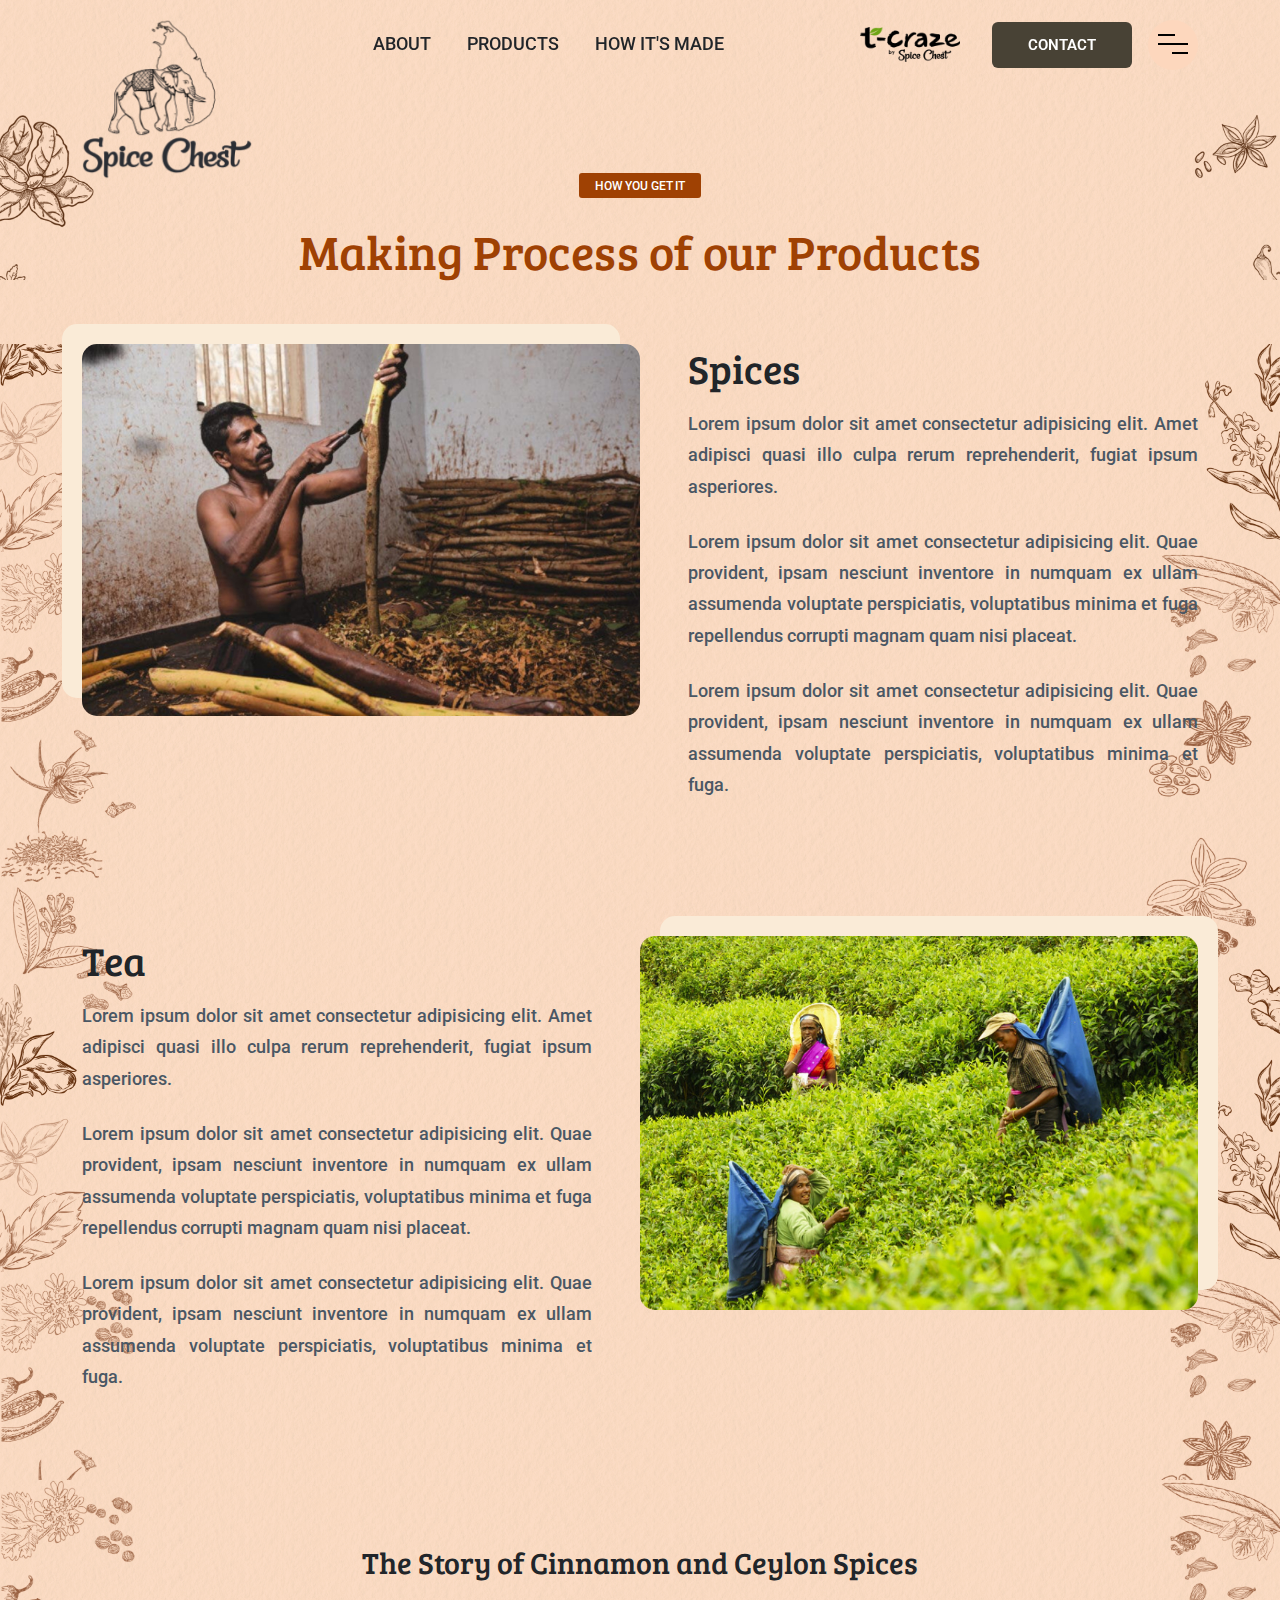
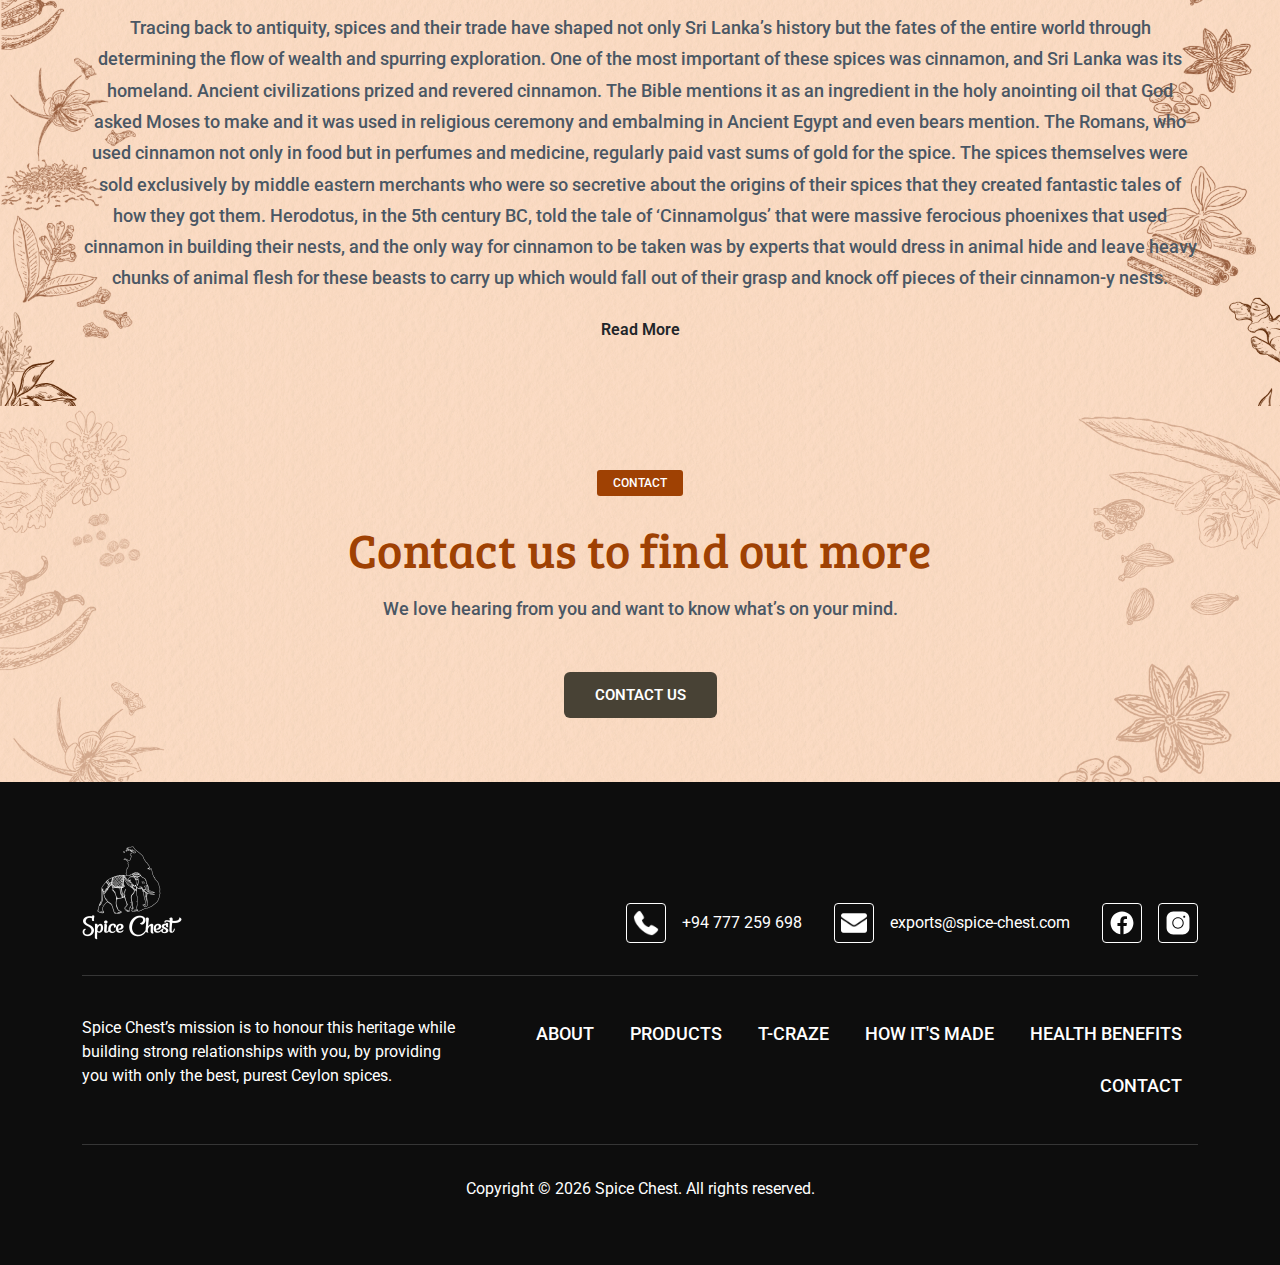
<file: how-its-made.html>
<!DOCTYPE html>
<html lang="en">

<head>
    <meta charset="UTF-8">
    <meta http-equiv="X-UA-Compatible" content="IE=edge">
    <meta name="viewport" content="width=device-width, initial-scale=1.0">
    <link href='assets/images/logo/fav-icon.png' type='image/x-icon' rel='shortcut icon' />
    <title>How It's Made | Spice Chest</title>

    <link
        href="https://fonts.googleapis.com/css2?family=Roboto:ital,wght@0,100;0,300;0,400;0,500;0,700;0,900;1,400&display=swap"
        rel="stylesheet">
    <link href="https://fonts.googleapis.com/css2?family=Bree+Serif&display=swap" rel="stylesheet">


    <link href="assets/css/bootstrap.min.css" rel="stylesheet">
    <link rel="stylesheet" href="assets/css/owlCarousel/owl.carousel.min.css">
    <link rel="stylesheet" href="assets/css/owlCarousel/owl.theme.default.min.css">
    <link href="assets/css/main.css" rel="stylesheet">
    <link href="assets/css/responsive.css" rel="stylesheet">
</head>

<body>
    <section class="nav-main">
        <header class="cd-header" id="navbar">
            <div class="container header-wrapper">
                <div class="logo-wrap">
                    <a href="/">
                        <img class="img-fluid" src="assets/images/logo/Spice-Chest-Logo-Small.png" alt="">
                    </a>
                </div>

                <div class="nav_all_links">
                    <a href="about.html" class="sc-link">About</a>
                    <a href="product-categories.html" class="sc-link">Products</a>
                    <a href="how-its-made.html" class="sc-link">How it's Made</a>
                </div>

                <div class="nav_end_wrapper">
                    <a href="ceylon-tea-syrups.html" class="sc-link t-craze-link"><img
                            src="assets/images/logo/t-craze.png" alt=""></a>

                    <div class="nav_contact_btn">
                        <a href="contact.html" class="sc-main-btn text-uppercase">Contact</a>
                    </div>
                    <div class="nav-but-wrap">
                        <div class="menu-icon hover-target">
                            <span class="menu-icon__line menu-icon__line-left"></span>
                            <span class="menu-icon__line"></span>
                            <span class="menu-icon__line menu-icon__line-right"></span>
                        </div>
                    </div>
                </div>
            </div>
        </header>

        <div class="nav">
            <div class="nav__content">
                <div class="nav_tiles nav__list-item">
                    <div class="nav_block">
                        <a href="product-categories.html">Products</a>
                    </div>
                    <div class="nav_block">
                        <a href="contact.html">Contact Us</a>
                    </div>
                </div>
                <ul class="nav__list">
                    <li class="nav__list-item active-nav"><a href="about.html" class="hover-target">About Us</a></li>
                    <li class="nav__list-item"><a href="#" class="hover-target">t-craze</a></li>
                    <li class="nav__list-item"><a href="how-its-made.html" class="hover-target">How it's Made</a></li>
                    <li class="nav__list-item"><a href="health-benefits.html" class="hover-target">Health Benefits</a>
                    </li>
                </ul>
            </div>
        </div>
    </section>

    <div class="nav_height"></div>

    <section class="section-common pb-0 process_header_title">
        <div class="container">
            <div class="products_title">
                <div class="content-eyebrow">How you Get it</div>
                <h2 class="section-title">Making Process of our Products
                </h2>
            </div>
        </div>
    </section>

    <section class="section-common process-section pt-0">
        <div class="container">
            <div class="process_wrapper">
                <div class="process_img">
                    <div class="owl-carousel owl-theme how-to-made-carousel">
                        <div class="item">
                            <img src="assets/images/origin/01.jpg" alt="">
                        </div>
                        <div class="item">
                            <img src="assets/images/origin/02.jpg" alt="">
                        </div>
                        <div class="item">
                            <img src="assets/images/origin/03.jpg" alt="">
                        </div>
                        <div class="item">
                            <img src="assets/images/origin/04.jpg" alt="">
                        </div>
                    </div>
                </div>

                <div class="process_desc">
                    <h4>Spices
                    </h4>
                    <h6 class="title-sub-1">Lorem ipsum dolor sit amet consectetur adipisicing elit. Amet adipisci quasi
                        illo culpa rerum reprehenderit, fugiat ipsum asperiores.</h6>

                    <h6 class="title-sub-1">Lorem ipsum dolor sit amet consectetur adipisicing elit. Quae provident,
                        ipsam nesciunt inventore in numquam ex ullam assumenda voluptate perspiciatis, voluptatibus
                        minima et fuga repellendus corrupti magnam quam nisi placeat.</h6>

                    <h6 class="title-sub-1">Lorem ipsum dolor sit amet consectetur adipisicing elit. Quae provident,
                        ipsam nesciunt inventore in numquam ex ullam assumenda voluptate perspiciatis, voluptatibus
                        minima et fuga.</h6>
                </div>
            </div>

            <div class="process_wrapper row_reverse">
                <div class="process_img">
                    <div class="owl-carousel owl-theme how-to-made-carousel">
                        <div class="item">
                            <img src="assets/images/origin/05.jpg" alt="">
                        </div>
                        <div class="item">
                            <img src="assets/images/origin/06.jpg" alt="">
                        </div>
                        <div class="item">
                            <img src="assets/images/origin/07.jpg" alt="">
                        </div>
                        <div class="item">
                            <img src="assets/images/origin/08.jpg" alt="">
                        </div>
                    </div>
                </div>

                <div class="process_desc">
                    <h4>Tea
                    </h4>
                    <h6 class="title-sub-1">Lorem ipsum dolor sit amet consectetur adipisicing elit. Amet adipisci quasi
                        illo culpa rerum reprehenderit, fugiat ipsum asperiores.</h6>

                    <h6 class="title-sub-1">Lorem ipsum dolor sit amet consectetur adipisicing elit. Quae provident,
                        ipsam nesciunt inventore in numquam ex ullam assumenda voluptate perspiciatis, voluptatibus
                        minima et fuga repellendus corrupti magnam quam nisi placeat.</h6>

                    <h6 class="title-sub-1">Lorem ipsum dolor sit amet consectetur adipisicing elit. Quae provident,
                        ipsam nesciunt inventore in numquam ex ullam assumenda voluptate perspiciatis, voluptatibus
                        minima et fuga.</h6>
                </div>
            </div>
        </div>
    </section>

    <section class="about-more-section">
        <div class="container">
            <h4 class="about-more-title">The Story of Cinnamon and Ceylon Spices</h4>
            <h6 class="title-sub-1">
                Tracing back to antiquity, spices and their trade have shaped not only Sri Lanka’s history but the fates
                of the entire world through determining the flow of wealth and spurring exploration. One of the most
                important of these spices was cinnamon, and Sri Lanka was its homeland. Ancient
                civilizations prized and revered cinnamon. The Bible mentions it as an ingredient in the holy anointing
                oil that God asked Moses to make and it was used in religious ceremony and embalming in Ancient Egypt
                and even bears mention. The Romans, who used cinnamon not only in food but in perfumes and medicine,
                regularly paid vast sums of gold for the spice. The spices themselves were sold exclusively by middle
                eastern merchants who were so secretive about the origins of their spices that they created fantastic
                tales of how they got them. Herodotus, in the 5th century BC, told the tale of ‘Cinnamolgus’ that were
                massive ferocious phoenixes that used cinnamon in building their nests, and the only way for cinnamon to
                be taken was by experts that would dress in animal hide and leave heavy chunks of animal flesh for these
                beasts to carry up which would fall out of their grasp and knock off pieces of their cinnamon-y nests.
            </h6>

            <div id="readMore">
                <h6 class="title-sub-1">
                    The real expertise lay in the ability of the Middle Eastern traders to protect their trade secrets.
                    Through these traders, civilisations grew. As Rome had to rely on the middle east for spices,
                    cinnamon
                    being the most expensive, vast amounts of roman gold flowed into trade hubs like

                    Alexandria which grew in wealth, technology, and populace, developing the entire region. Crusades
                    were
                    fought in the 11th Century AD between Christians and Muslims, and outwardly though they seemed at
                    way,
                    the trade of spices through cities like Jerusalem made fortunes for Middle Eastern and European
                    traders
                    alike and catalysed the creation of trade routes across the centre of the world.
                </h6>

                <h6 class="title-sub-1">
                    Eventually Europe would be compelled to travel in search of the spices they had to pay so dearly
                    for.
                    When Marco Polo returned to Europe in the 14th century with stories of his travels throughout Asia,
                    the
                    mystique of Asia overcame the European elite who organised voyages to the alluring continent to find
                    spices. Portugal’s king sent Vasco Da Gama to find spices like cinnamon, pepper and clove, and his
                    voyage led him all the way around Africa and finally to the Indian Ocean. Da Gama succeeded in
                    finding
                    India and Sri Lanka, and by forcefully taking the spice-trade routes of the sea from the Middle
                    East,
                    brought incredible wealth to Portugal.
                </h6>

                <h6 class="title-sub-1">
                    Finding Sri Lanka to be the source of Cinnamon, Portugal sought out her rival kings, allying with
                    one
                    side to overthrow the other while taking trade concessions and gargantuan amounts of cinnamon as
                    repayment for their help. Portugal would start with coastal bases and forcefully work their way into
                    the
                    island, taking coastal cities like Colombo and Galle. The artisanal quality of Ceylon’s cinnamon was
                    cemented at this time as the Portuguese created laws that allowed only the skilled master cinnamon
                    peelers to peel cinnamon, and their expertise have been passed down generations to where even today
                    proper cinnamon peeling is an esoteric art that cannot be machine automated.
                </h6>

                <h6 class="title-sub-1">
                    Spices like pepper, cinnamon, nutmeg, and clove were highly sought after not only for their effect
                    on
                    food but because they signalled wealth, and they would fetch incredibly high prices. Control of
                    spice
                    trading routes meant incredible wealth that could lead to insurmountable power. The Ottomans would
                    fight
                    the Portuguese for the spice routes, growing considerably with their successes, and eventually the
                    Dutch
                    East India company would drive the Portuguese out of many of their strongholds, including Sri Lanka.
                    Needing to get the Portuguese out, Sri Lankan kings allied with the Dutch who to no one’s surprise
                    took
                    monopoly of cinnamon for themselves. Cinnamon was the Dutch East India company’s most profitable
                    item,
                    and just like the Portuguese, controlling the spice trade funded development and inspired
                    exploration
                    and expansion. Even Columbus’ voyage to America was meant to be a trip to Asia to find spices, and
                    to
                    further fund his expedition Columbus would tell King Ferdinand and Queen Isabella of varieties of
                    spices
                    including cinnamon he had found although he’d not actually found them.
                </h6>

                <h6 class="title-sub-1">
                    Sri Lanka would later fall into the hands of the British, along with much of the modern world. All
                    these
                    shifts in global power, trade networks built, and fortunes created owe themselves greatly to the
                    supremely lucrative spice trade. One could even argue that it was the catalyst for globalisation.
                </h6>
            </div>

            <div id="readMoreBtn">Read More</div>

        </div>
    </section>

    <section class="section-common contact-section">
        <div class="container">
            <div class="products_title">
                <div class="content-eyebrow">Contact</div>
                <h2 class="section-title">Contact us to find out more
                </h2>
                <h6 class="title-sub-1">We love hearing from you and want to know what’s on your mind.</h6>
            </div>
            <a href="contact.html" class="sc-main-btn text-uppercase">Contact Us</a>
        </div>
    </section>

    <footer class="section-common">
        <div class="container">
            <div class="footer-wrapper">
                <div class="f-header">
                    <div>
                        <div class="footer_logo">
                            <a href="/">
                                <img src="assets/images/logo/Spice-Chest-Logo-Small-W.png" alt="" class="img-fluid">
                            </a>
                        </div>
                    </div>

                    <div class="footer_contacts_wrapper">
                        <div class="footer_contact">
                            <ul>
                                <li><span><img src="assets/images/icons/phone-call.png" alt=""></span><a
                                        href="tel:+94777259698">+94 777 259 698</a></li>
                                <li><span><img src="assets/images/icons/email.png" alt=""></span><a
                                        href="mailto:exports@spice-chest.com">exports@spice-chest.com</a></li>
                            </ul>
                        </div>

                        <div class="footer_social">
                            <div class="f_social_item">
                                <a href="https://instagram.com/spice.chest" target="_blank" rel="noopener noreferrer">
                                    <img class="img-fluid" src="assets/images/icons/facebook.svg" alt="">
                                </a>
                            </div>
                            <div class="f_social_item">
                                <a href="https://facebook.com/spice%20chest" target="_blank" rel="noopener noreferrer">
                                    <img class="img-fluid" src="assets/images/icons/instagram.svg" alt="">
                                </a>
                            </div>
                        </div>
                    </div>
                </div>

                <div class="footer_more">
                    <div class="footer_about">
                        <p>Spice Chest’s mission is to honour this heritage while building strong relationships with
                            you, by providing you with only the best, purest Ceylon spices.</p>
                    </div>

                    <div class="f_links">
                        <a href="about.html" class="sc-link">About</a>
                        <a href="product-categories.html" class="sc-link">Products</a>
                        <a href="ceylon-tea-syrups.html" class="sc-link">t-craze</a>
                        <a href="how-its-made.html" class="sc-link">How it's Made</a>
                        <a href="health-benefits.html" class="sc-link">Health Benefits</a>
                        <a href="contact.html" class="sc-link">Contact</a>
                    </div>
                </div>

                <div class="f_copyright">
                    Copyright © <script>
                        document.write(new Date().getFullYear())
                    </script> Spice Chest. All rights reserved.
                </div>
            </div>
        </div>
    </footer>


    <script src="assets/js/bootstrap.bundle.min.js"></script>
    <script src="assets/js/jquery.min.js"></script>
    <script src="assets/js/owl.carousel.min.js"></script>
    <script src="assets/js/originCarousel.js"></script>
    <script src="assets/js/main.js"></script>

    <script>
        $('#readMoreBtn').click(function () {
            var btn = $(this);
            $('#readMore').slideToggle('slow', function () {
                if ($(this).is(':visible')) {
                    btn.text('Show Less');
                } else {
                    btn.text('Read More');
                }
            });
        });
    </script>
</body>

</html>
</file>
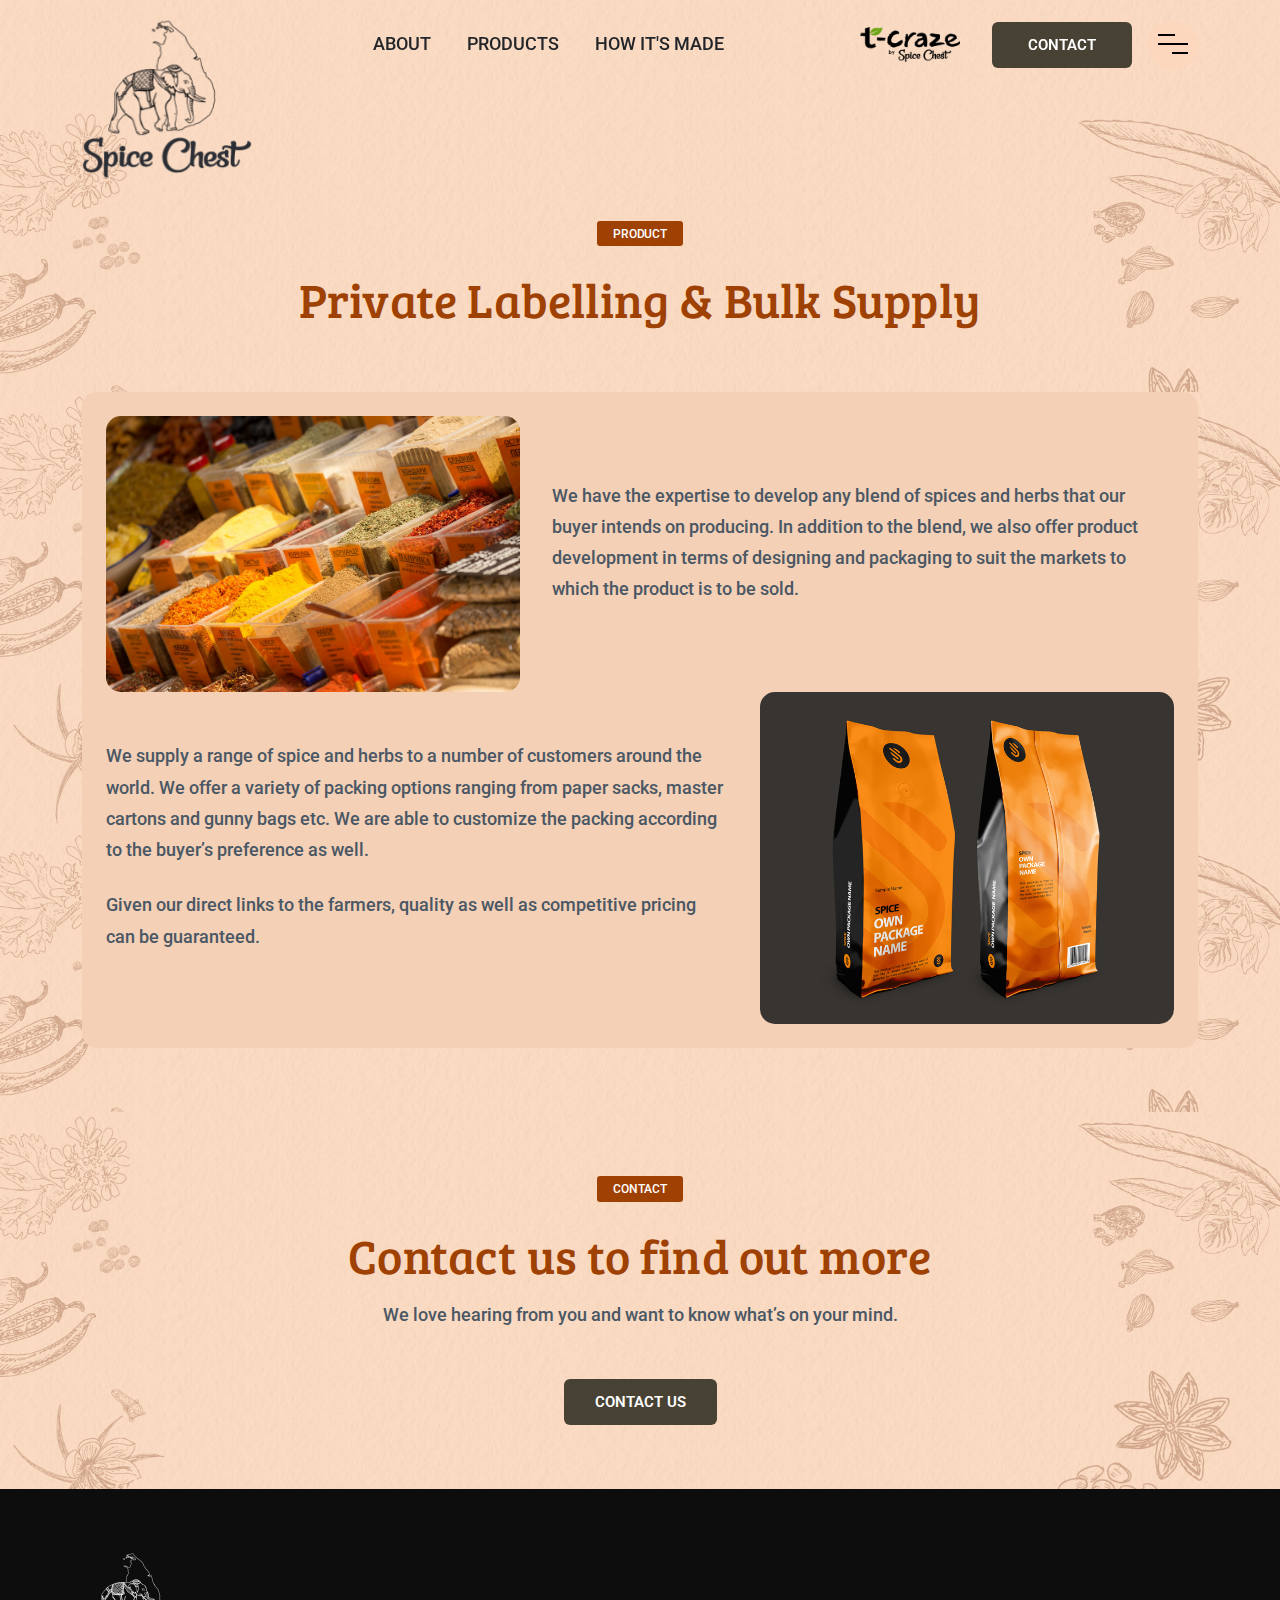
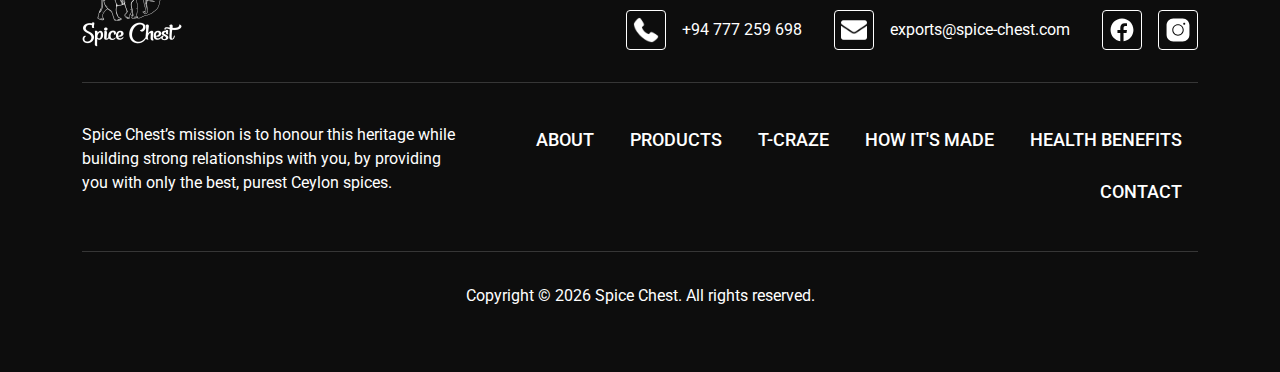
<file: private-labelling-bulk-supply.html>
<!DOCTYPE html>
<html lang="en">

<head>
    <meta charset="UTF-8">
    <meta http-equiv="X-UA-Compatible" content="IE=edge">
    <meta name="viewport" content="width=device-width, initial-scale=1.0">
    <link href='assets/images/logo/fav-icon.png' type='image/x-icon' rel='shortcut icon' />
    <title>Private Labelling & Bulk Supply | Spice Chest</title>

    <link
        href="https://fonts.googleapis.com/css2?family=Roboto:ital,wght@0,100;0,300;0,400;0,500;0,700;0,900;1,400&display=swap"
        rel="stylesheet">
    <link href="https://fonts.googleapis.com/css2?family=Bree+Serif&display=swap" rel="stylesheet">


    <link href="assets/css/bootstrap.min.css" rel="stylesheet">
    <link href="assets/css/main.css" rel="stylesheet">
    <link href="assets/css/responsive.css" rel="stylesheet">
</head>

<body>
    <section class="nav-main">
        <header class="cd-header" id="navbar">
            <div class="container header-wrapper">
                <div class="logo-wrap">
                    <a href="/">
                        <img class="img-fluid" src="assets/images/logo/Spice-Chest-Logo-Small.png" alt="">
                    </a>
                </div>

                <div class="nav_all_links">
                    <a href="about.html" class="sc-link">About</a>
                    <a href="product-categories.html" class="sc-link">Products</a>
                    <a href="how-its-made.html" class="sc-link">How it's Made</a>
                </div>

                <div class="nav_end_wrapper">
                    <a href="ceylon-tea-syrups.html" class="sc-link t-craze-link"><img
                            src="assets/images/logo/t-craze.png" alt=""></a>

                    <div class="nav_contact_btn">
                        <a href="contact.html" class="sc-main-btn text-uppercase">Contact</a>
                    </div>
                    <div class="nav-but-wrap">
                        <div class="menu-icon hover-target">
                            <span class="menu-icon__line menu-icon__line-left"></span>
                            <span class="menu-icon__line"></span>
                            <span class="menu-icon__line menu-icon__line-right"></span>
                        </div>
                    </div>
                </div>
            </div>
        </header>

        <div class="nav">
            <div class="nav__content">
                <div class="nav_tiles nav__list-item">
                    <div class="nav_block">
                        <a href="product-categories.html">Products</a>
                    </div>
                    <div class="nav_block">
                        <a href="contact.html">Contact Us</a>
                    </div>
                </div>
                <ul class="nav__list">
                    <li class="nav__list-item active-nav"><a href="about.html" class="hover-target">About Us</a></li>
                    <li class="nav__list-item"><a href="#" class="hover-target">t-craze</a></li>
                    <li class="nav__list-item"><a href="how-its-made.html" class="hover-target">How it's Made</a></li>
                    <li class="nav__list-item"><a href="health-benefits.html" class="hover-target">Health Benefits</a>
                    </li>
                </ul>
            </div>
        </div>
    </section>

    <div class="nav_height"></div>

    <section class="section-common custom-product-page-common padding-top-7">
        <div class="products_title">
            <div class="content-eyebrow">Product</div>
            <h2 class="section-title">Private Labelling & Bulk Supply
            </h2>
        </div>
    </section>

    <section class="section-common pt-0 product-page-common">
        <div class="container">
            <div class="custom_product_wrapper">
                <div class="cp_img">
                    <img class="img-fluid" src="assets/images/products/Bulk/bulk.jpg" alt="">
                </div>

                <div class="cp_details">
                    <h6 class="title-sub-1">We have the expertise to develop any blend of spices and herbs that our
                        buyer intends on producing. In addition to the blend, we also offer product development in terms
                        of designing and packaging to suit the markets to which the product is to be sold.
                    </h6>
                </div>
            </div>

            <div class="custom_product_wrapper row_reverse">
                <div class="cp_img">
                    <img class="img-fluid" src="assets/images/products/Bulk/bulk-main.jpg" alt="">
                </div>

                <div class="cp_details">
                    <h6 class="title-sub-1">We supply a range of spice and herbs to a number of customers around the
                        world. We offer a variety of packing options ranging from paper sacks, master cartons and gunny
                        bags etc. We are able to customize
                        the packing according to the buyer’s preference as well.
                    </h6>
                    <h6 class="title-sub-1">Given our direct links to the farmers, quality as well as competitive
                        pricing can be guaranteed.
                    </h6>
                </div>
            </div>
        </div>
    </section>

    <section class="section-common contact-section">
        <div class="container">
            <div class="products_title">
                <div class="content-eyebrow">Contact</div>
                <h2 class="section-title">Contact us to find out more
                </h2>
                <h6 class="title-sub-1">We love hearing from you and want to know what’s on your mind.</h6>
            </div>
            <a href="contact.html" class="sc-main-btn text-uppercase">Contact Us</a>
        </div>
    </section>

    <footer class="section-common">
        <div class="container">
            <div class="footer-wrapper">
                <div class="f-header">
                    <div>
                        <div class="footer_logo">
                            <a href="/">
                                <img src="assets/images/logo/Spice-Chest-Logo-Small-W.png" alt="" class="img-fluid">
                            </a>
                        </div>
                    </div>

                    <div class="footer_contacts_wrapper">
                        <div class="footer_contact">
                            <ul>
                                <li><span><img src="assets/images/icons/phone-call.png" alt=""></span><a
                                        href="tel:+94777259698">+94 777 259 698</a></li>
                                <li><span><img src="assets/images/icons/email.png" alt=""></span><a
                                        href="mailto:exports@spice-chest.com">exports@spice-chest.com</a></li>
                            </ul>
                        </div>

                        <div class="footer_social">
                            <div class="f_social_item">
                                <a href="https://instagram.com/spice.chest" target="_blank" rel="noopener noreferrer">
                                    <img class="img-fluid" src="assets/images/icons/facebook.svg" alt="">
                                </a>
                            </div>
                            <div class="f_social_item">
                                <a href="https://facebook.com/spice%20chest" target="_blank" rel="noopener noreferrer">
                                    <img class="img-fluid" src="assets/images/icons/instagram.svg" alt="">
                                </a>
                            </div>
                        </div>
                    </div>
                </div>

                <div class="footer_more">
                    <div class="footer_about">
                        <p>Spice Chest’s mission is to honour this heritage while building strong relationships with
                            you, by providing you with only the best, purest Ceylon spices.</p>
                    </div>

                    <div class="f_links">
                        <a href="about.html" class="sc-link">About</a>
                        <a href="product-categories.html" class="sc-link">Products</a>
                        <a href="ceylon-tea-syrups.html" class="sc-link">t-craze</a>
                        <a href="how-its-made.html" class="sc-link">How it's Made</a>
                        <a href="health-benefits.html" class="sc-link">Health Benefits</a>
                        <a href="contact.html" class="sc-link">Contact</a>
                    </div>
                </div>

                <div class="f_copyright">
                    Copyright © <script>
                        document.write(new Date().getFullYear())
                    </script> Spice Chest. All rights reserved.
                </div>
            </div>
        </div>
    </footer>


    <script src="assets/js/bootstrap.bundle.min.js"></script>
    <script src="assets/js/jquery.min.js"></script>
    <script src="assets/js/main.js"></script>
</body>

</html>
</file>
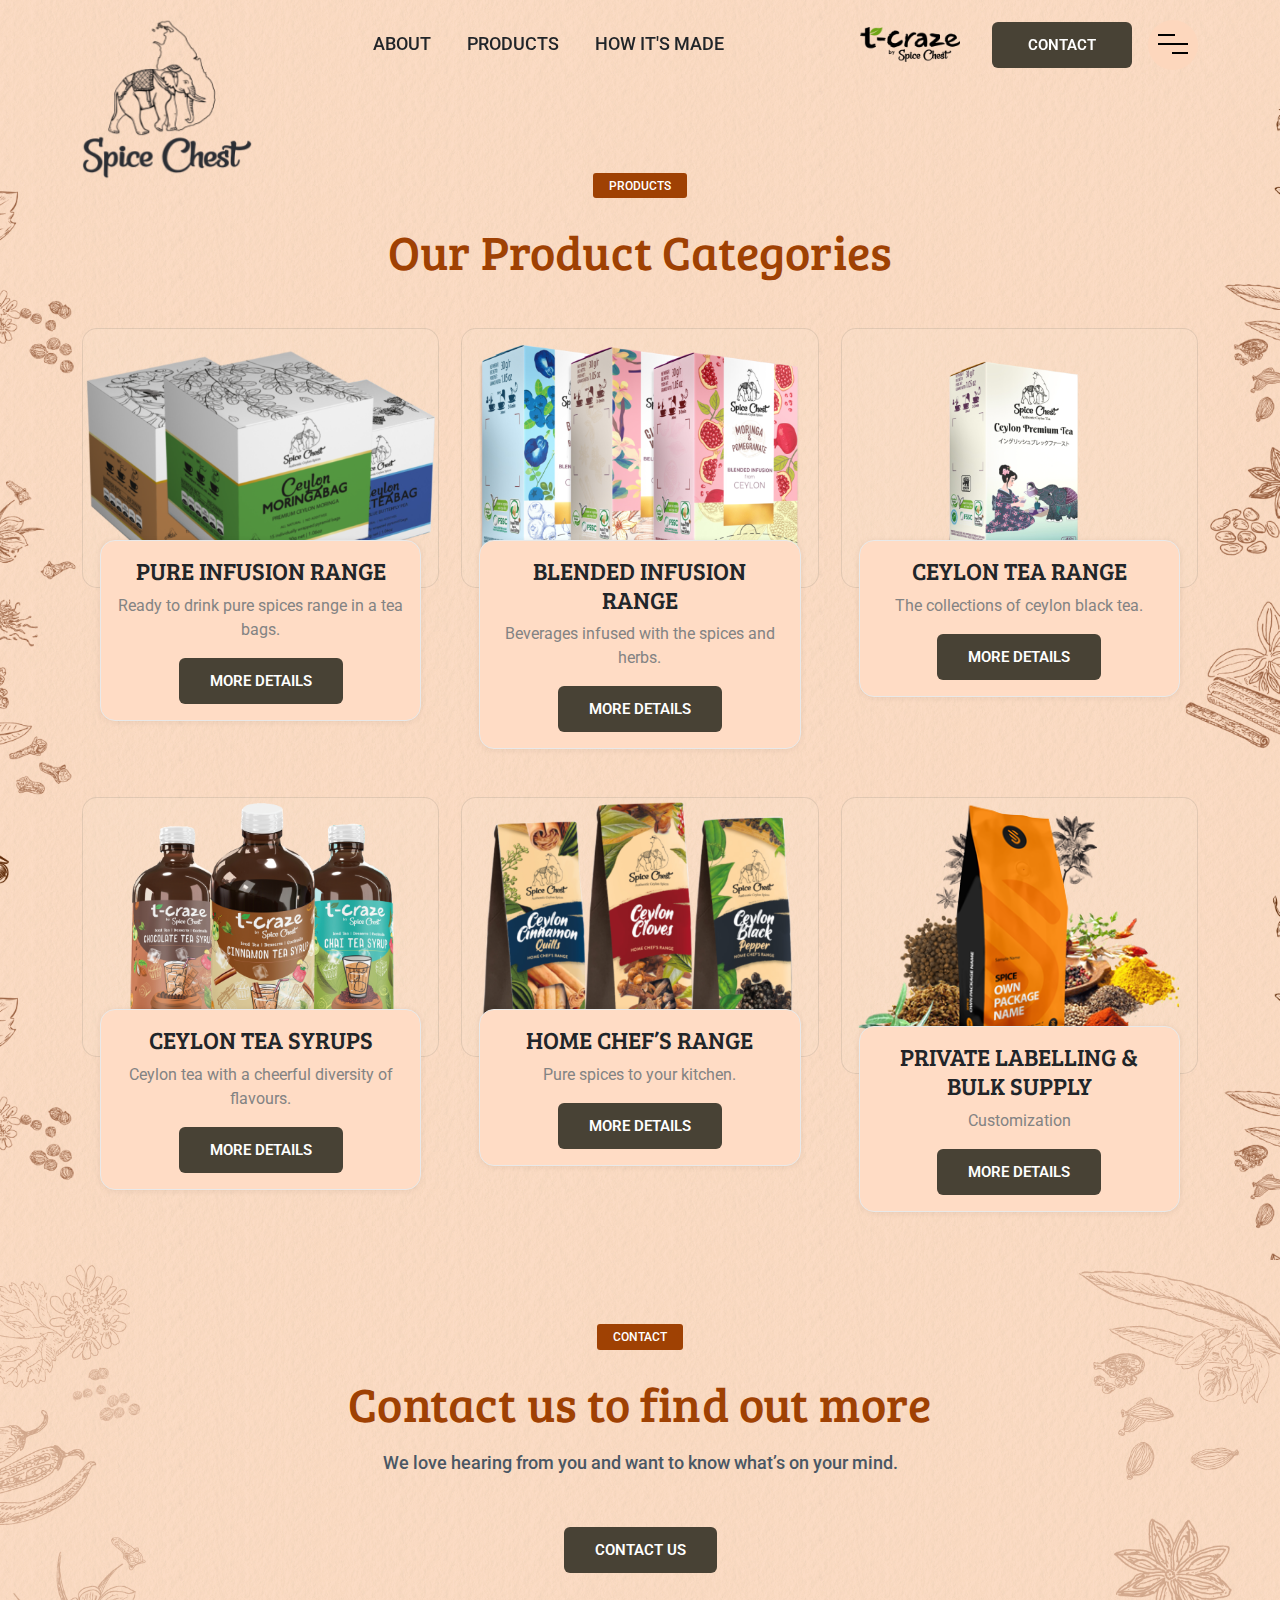
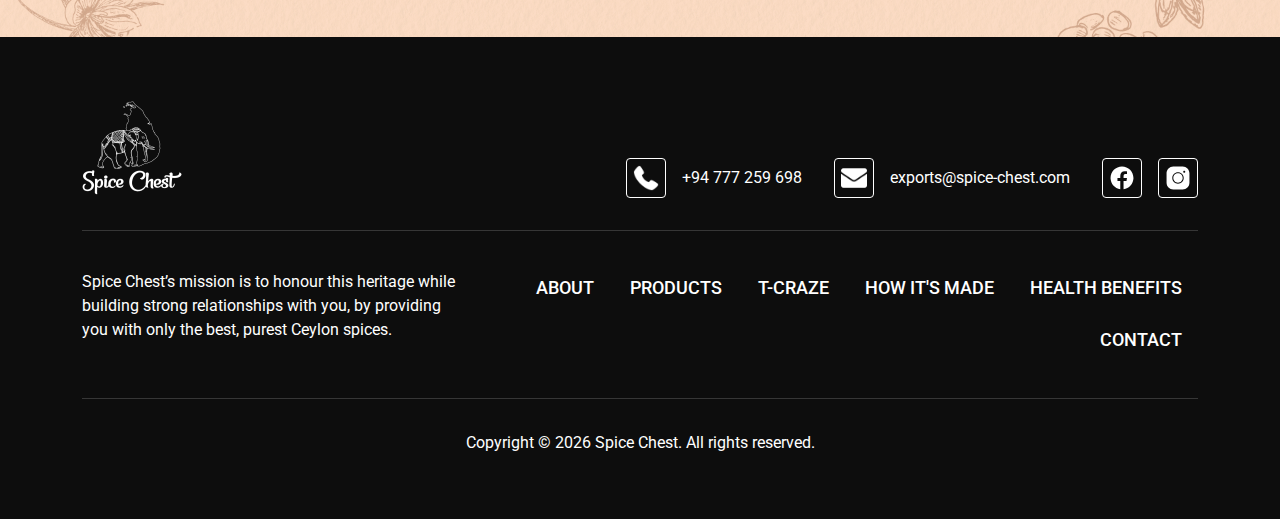
<file: product-categories.html>
<!DOCTYPE html>
<html lang="en">

<head>
    <meta charset="UTF-8">
    <meta http-equiv="X-UA-Compatible" content="IE=edge">
    <meta name="viewport" content="width=device-width, initial-scale=1.0">
    <link href='assets/images/logo/fav-icon.png' type='image/x-icon' rel='shortcut icon' />
    <title>Product Categories | Spice Chest</title>

    <link
        href="https://fonts.googleapis.com/css2?family=Roboto:ital,wght@0,100;0,300;0,400;0,500;0,700;0,900;1,400&display=swap"
        rel="stylesheet">
    <link href="https://fonts.googleapis.com/css2?family=Bree+Serif&display=swap" rel="stylesheet">


    <link href="assets/css/bootstrap.min.css" rel="stylesheet">
    <link href="assets/css/main.css" rel="stylesheet">
    <link href="assets/css/responsive.css" rel="stylesheet">
</head>

<body>
    <section class="nav-main">
        <header class="cd-header" id="navbar">
            <div class="container header-wrapper">
                <div class="logo-wrap">
                    <a href="/">
                        <img class="img-fluid" src="assets/images/logo/Spice-Chest-Logo-Small.png" alt="">
                    </a>
                </div>

                <div class="nav_all_links">
                    <a href="about.html" class="sc-link">About</a>
                    <a href="product-categories.html" class="sc-link">Products</a>
                    <a href="how-its-made.html" class="sc-link">How it's Made</a>
                </div>

                <div class="nav_end_wrapper">
                    <a href="ceylon-tea-syrups.html" class="sc-link t-craze-link"><img
                            src="assets/images/logo/t-craze.png" alt=""></a>

                    <div class="nav_contact_btn">
                        <a href="contact.html" class="sc-main-btn text-uppercase">Contact</a>
                    </div>
                    <div class="nav-but-wrap">
                        <div class="menu-icon hover-target">
                            <span class="menu-icon__line menu-icon__line-left"></span>
                            <span class="menu-icon__line"></span>
                            <span class="menu-icon__line menu-icon__line-right"></span>
                        </div>
                    </div>
                </div>
            </div>
        </header>

        <div class="nav">
            <div class="nav__content">
                <div class="nav_tiles nav__list-item">
                    <div class="nav_block">
                        <a href="product-categories.html">Products</a>
                    </div>
                    <div class="nav_block">
                        <a href="contact.html">Contact Us</a>
                    </div>
                </div>
                <ul class="nav__list">
                    <li class="nav__list-item active-nav"><a href="about.html" class="hover-target">About Us</a></li>
                    <li class="nav__list-item"><a href="#" class="hover-target">t-craze</a></li>
                    <li class="nav__list-item"><a href="how-its-made.html" class="hover-target">How it's Made</a></li>
                    <li class="nav__list-item"><a href="health-benefits.html" class="hover-target">Health Benefits</a>
                    </li>
                </ul>
            </div>
        </div>
    </section>

    <div class="nav_height"></div>

    <section class="section-common product-category-section pb-0" id="productsSection">
        <div class="container">
            <div class="products_container">
                <div class="products_title">
                    <div class="content-eyebrow">Products</div>
                    <h2 class="section-title">Our Product Categories
                    </h2>
                </div>
                <div class="products_wrapper">
                    <div class="products_item">
                        <img class="img-fluid" src="assets/images/products/categories/pure-infusion.png" alt="">
                        <div class="product_item_details">
                            <h5>Pure Infusion Range</h5>
                            <p class="product_names">Ready to drink pure spices range in a tea bags.
                            </p>
                            <a href="pure-Infusion-range.html" class="sc-main-btn text-uppercase">More Details</a>
                        </div>
                    </div>
                    <div class="products_item">
                        <img class="img-fluid" src="assets/images/products/categories/blended-infusion.png" alt="">
                        <div class="product_item_details">
                            <h5>Blended Infusion Range</h5>
                            <p class="product_names">Beverages infused with the spices and herbs.</p>
                            <a href="blended-infusion-range.html" class="sc-main-btn text-uppercase">More Details</a>
                        </div>
                    </div>
                    <div class="products_item">
                        <img class="img-fluid" src="assets/images/products/categories/tea-range.png" alt="">
                        <div class="product_item_details">
                            <h5>Ceylon Tea Range</h5>
                            <p class="product_names">The collections of ceylon black tea.</p>
                            <a href="ceylon-tea-range.html" class="sc-main-btn text-uppercase">More Details</a>
                        </div>
                    </div>
                    <div class="products_item">
                        <img class="img-fluid" src="assets/images/products/categories/tea-syrup.png" alt="">
                        <div class="product_item_details">
                            <h5>Ceylon Tea Syrups</h5>
                            <p class="product_names">Ceylon tea with a cheerful diversity of flavours.</p>
                            <a href="ceylon-tea-syrups.html" class="sc-main-btn text-uppercase">More Details</a>
                        </div>
                    </div>
                    <div class="products_item">
                        <img class="img-fluid" src="assets/images/products/categories/home-chef.png" alt="">
                        <div class="product_item_details">
                            <h5>Home Chef’s Range</h5>
                            <p class="product_names">Pure spices to your kitchen.</p>
                            <a href="home-chefs-range.html" class="sc-main-btn text-uppercase">More Details</a>
                        </div>
                    </div>
                    <div class="products_item">
                        <img class="img-fluid" src="assets/images/products/categories/bulk.png" alt="">
                        <div class="product_item_details">
                            <h5>Private Labelling & Bulk Supply</h5>
                            <p class="product_names">Customization</p>
                            <a href="private-labelling-bulk-supply.html" class="sc-main-btn text-uppercase">More
                                Details</a>
                        </div>
                    </div>
                </div>
            </div>
        </div>
    </section>

    <section class="section-common contact-section">
        <div class="container">
            <div class="products_title">
                <div class="content-eyebrow">Contact</div>
                <h2 class="section-title">Contact us to find out more
                </h2>
                <h6 class="title-sub-1">We love hearing from you and want to know what’s on your mind.</h6>
            </div>
            <a href="contact.html" class="sc-main-btn text-uppercase">Contact Us</a>
        </div>
    </section>

    <footer class="section-common">
        <div class="container">
            <div class="footer-wrapper">
                <div class="f-header">
                    <div>
                        <div class="footer_logo">
                            <a href="/">
                                <img src="assets/images/logo/Spice-Chest-Logo-Small-W.png" alt="" class="img-fluid">
                            </a>
                        </div>
                    </div>

                    <div class="footer_contacts_wrapper">
                        <div class="footer_contact">
                            <ul>
                                <li><span><img src="assets/images/icons/phone-call.png" alt=""></span><a
                                        href="tel:+94777259698">+94 777 259 698</a></li>
                                <li><span><img src="assets/images/icons/email.png" alt=""></span><a
                                        href="mailto:exports@spice-chest.com">exports@spice-chest.com</a></li>
                            </ul>
                        </div>

                        <div class="footer_social">
                            <div class="f_social_item">
                                <a href="https://instagram.com/spice.chest" target="_blank" rel="noopener noreferrer">
                                    <img class="img-fluid" src="assets/images/icons/facebook.svg" alt="">
                                </a>
                            </div>
                            <div class="f_social_item">
                                <a href="https://facebook.com/spice%20chest" target="_blank" rel="noopener noreferrer">
                                    <img class="img-fluid" src="assets/images/icons/instagram.svg" alt="">
                                </a>
                            </div>
                        </div>
                    </div>
                </div>

                <div class="footer_more">
                    <div class="footer_about">
                        <p>Spice Chest’s mission is to honour this heritage while building strong relationships with
                            you, by providing you with only the best, purest Ceylon spices.</p>
                    </div>

                    <div class="f_links">
                        <a href="about.html" class="sc-link">About</a>
                        <a href="product-categories.html" class="sc-link">Products</a>
                        <a href="ceylon-tea-syrups.html" class="sc-link">t-craze</a>
                        <a href="how-its-made.html" class="sc-link">How it's Made</a>
                        <a href="health-benefits.html" class="sc-link">Health Benefits</a>
                        <a href="contact.html" class="sc-link">Contact</a>
                    </div>
                </div>

                <div class="f_copyright">
                    Copyright © <script>
                        document.write(new Date().getFullYear())
                    </script> Spice Chest. All rights reserved.
                </div>
            </div>
        </div>
    </footer>


    <script src="assets/js/bootstrap.bundle.min.js"></script>
    <script src="assets/js/jquery.min.js"></script>
    <script src="assets/js/main.js"></script>
</body>

</html>
</file>
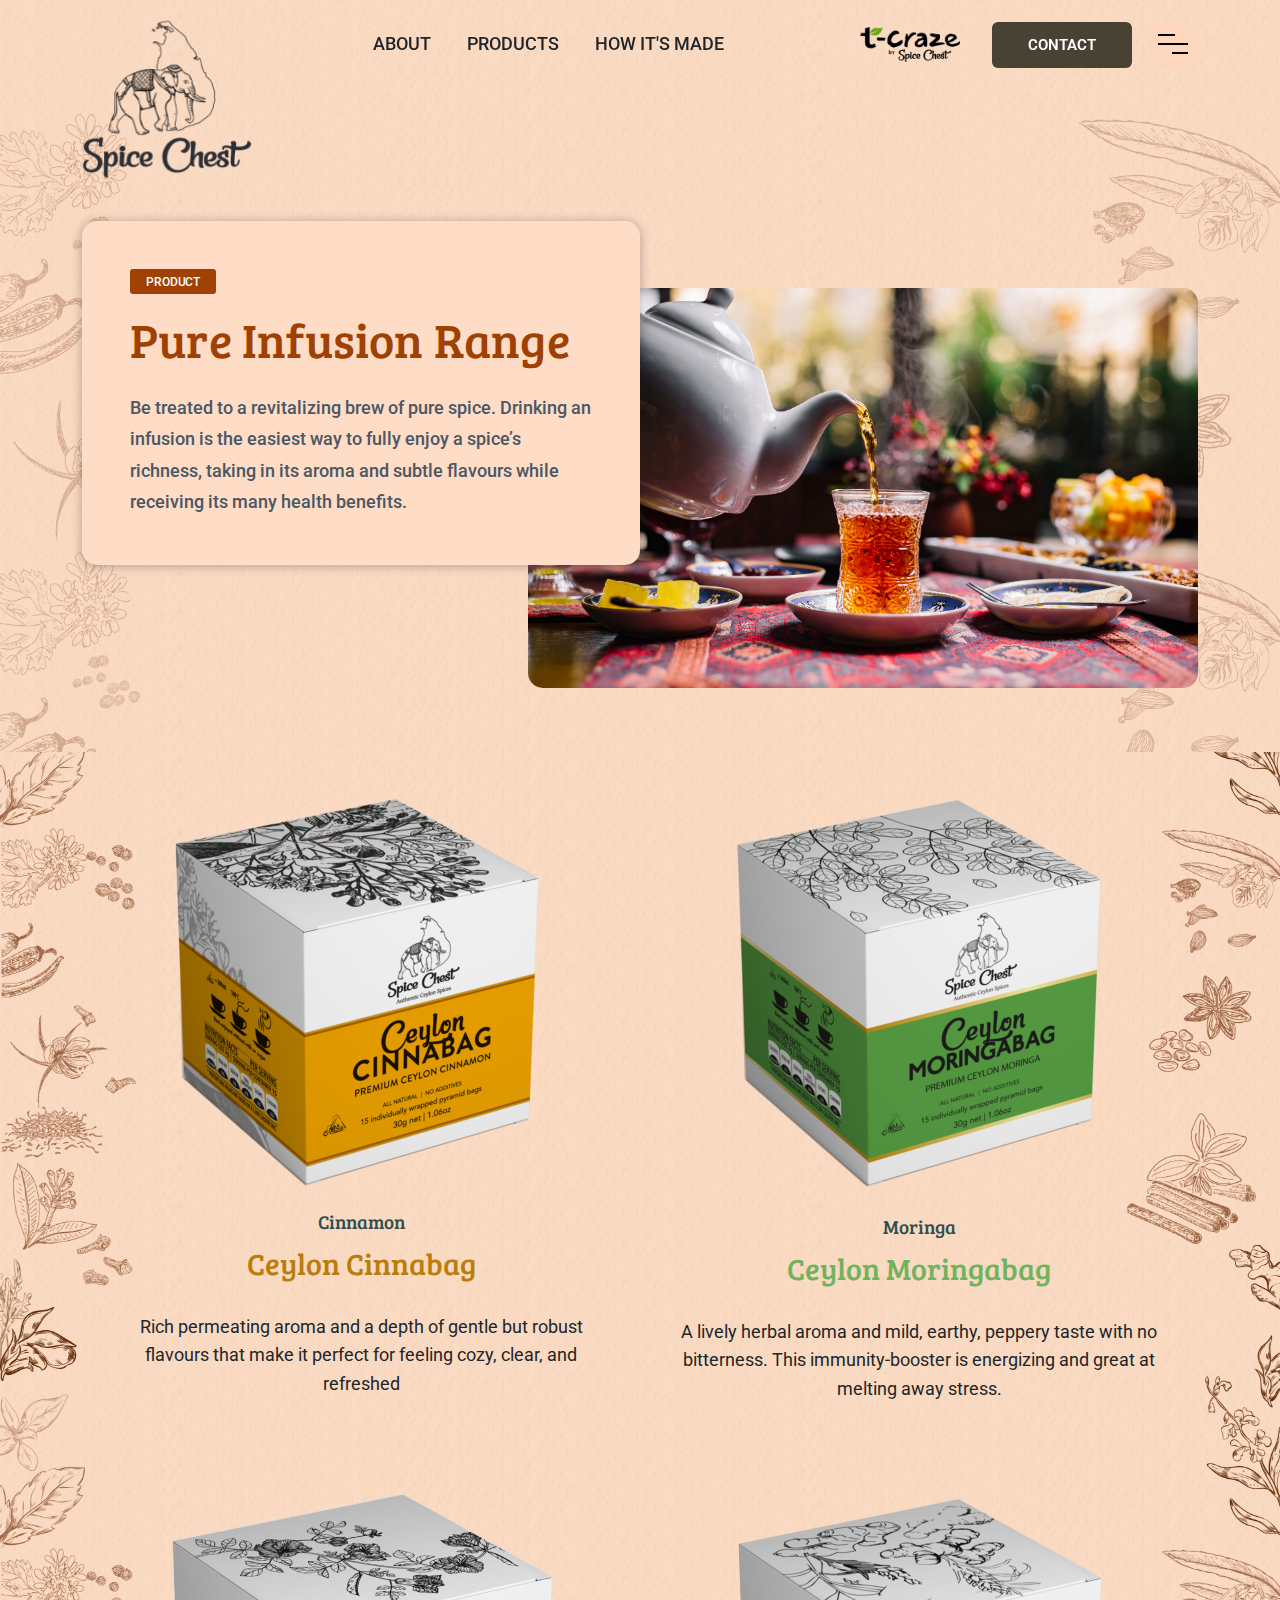
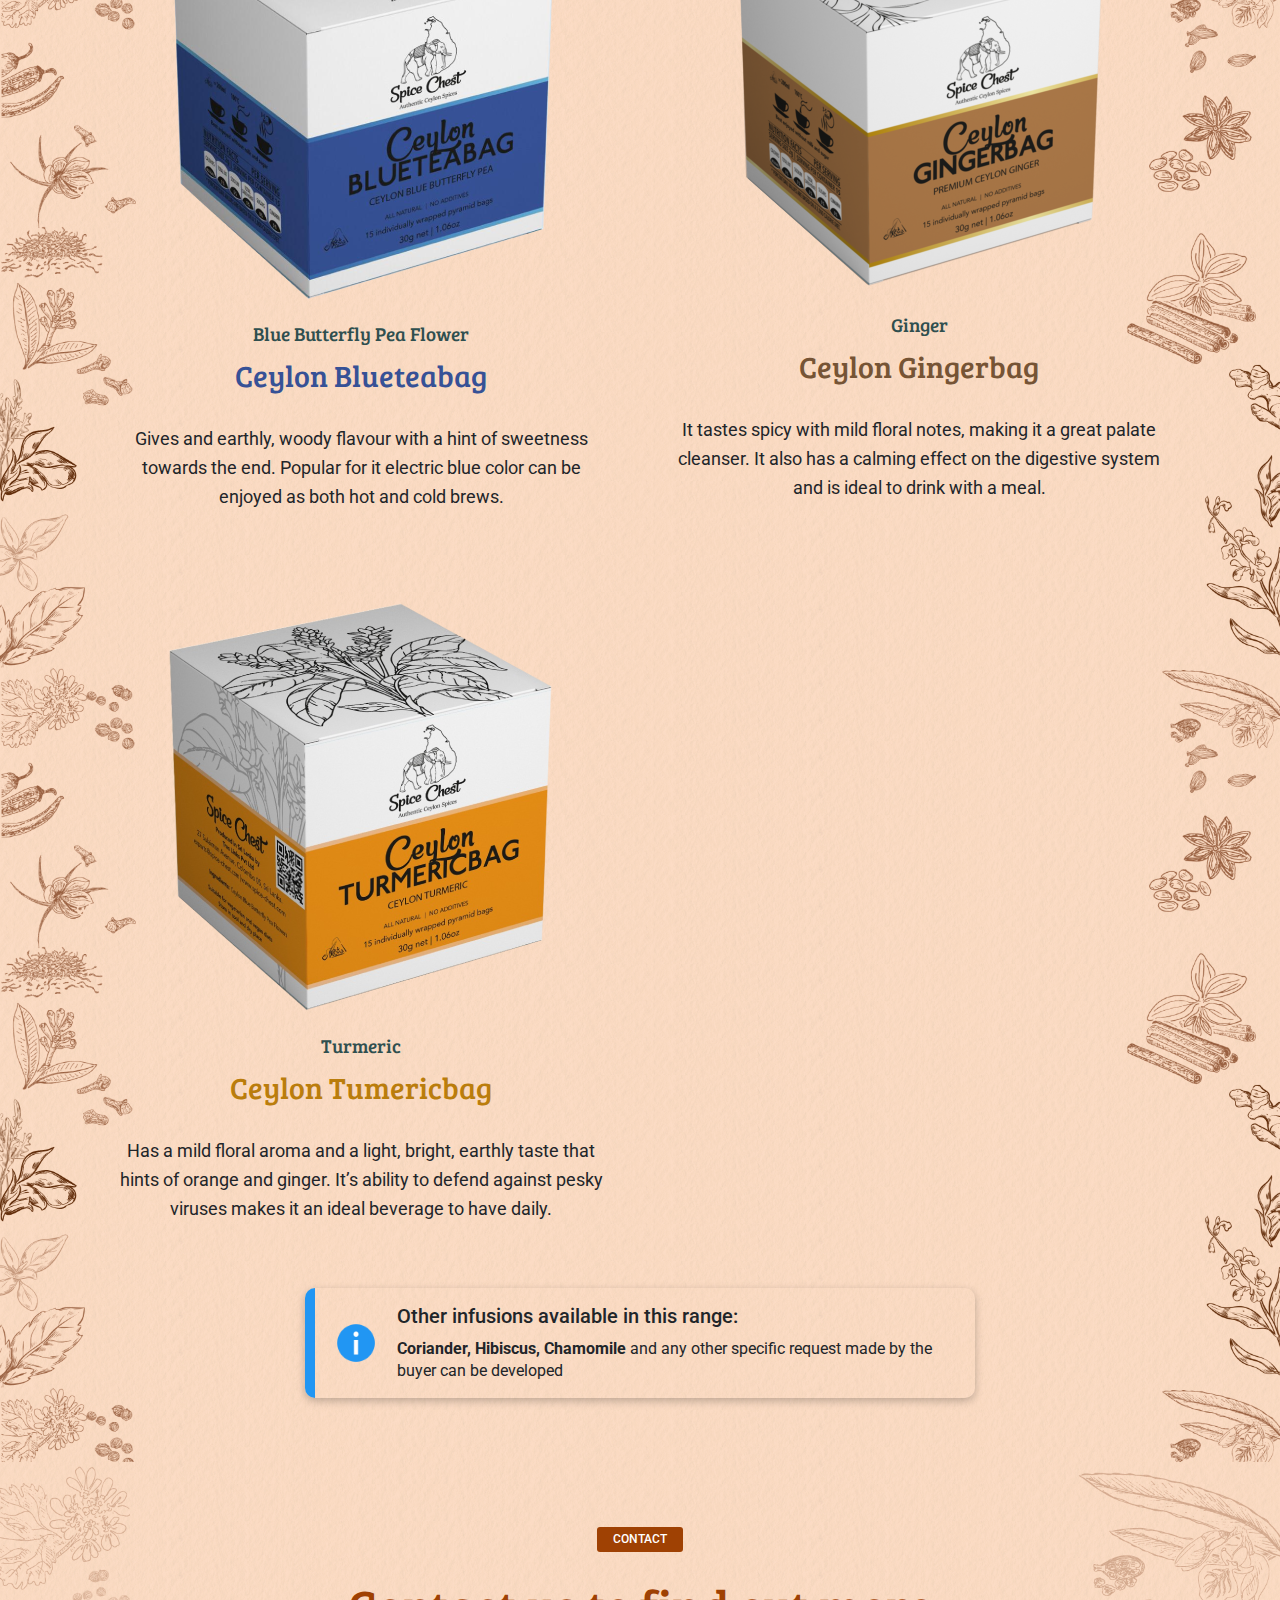
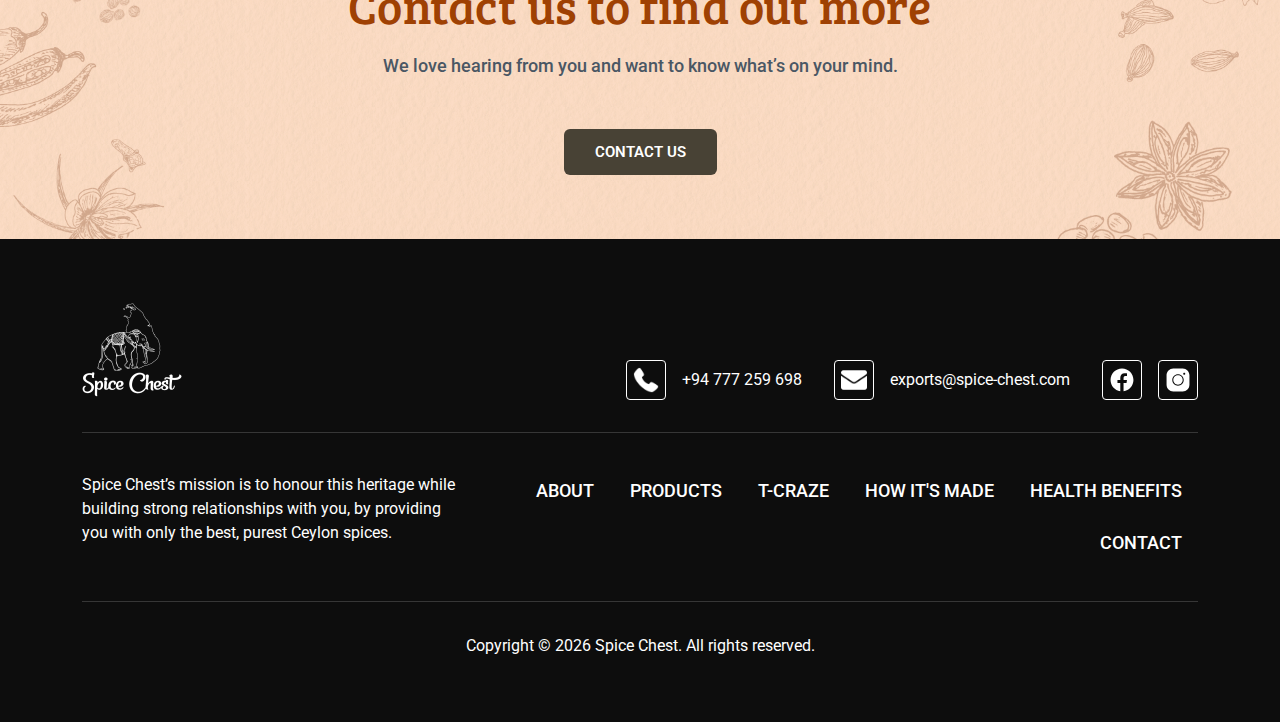
<file: pure-Infusion-range.html>
<!DOCTYPE html>
<html lang="en">

<head>
    <meta charset="UTF-8">
    <meta http-equiv="X-UA-Compatible" content="IE=edge">
    <meta name="viewport" content="width=device-width, initial-scale=1.0">
    <link href='assets/images/logo/fav-icon.png' type='image/x-icon' rel='shortcut icon' />
    <title>Pure Infusion Range | Spice Chest</title>

    <link
        href="https://fonts.googleapis.com/css2?family=Roboto:ital,wght@0,100;0,300;0,400;0,500;0,700;0,900;1,400&display=swap"
        rel="stylesheet">
    <link href="https://fonts.googleapis.com/css2?family=Bree+Serif&display=swap" rel="stylesheet">


    <link href="assets/css/bootstrap.min.css" rel="stylesheet">
    <link href="assets/css/main.css" rel="stylesheet">
    <link href="assets/css/responsive.css" rel="stylesheet">
</head>

<body>
    <section class="nav-main">
        <header class="cd-header" id="navbar">
            <div class="container header-wrapper">
                <div class="logo-wrap">
                    <a href="/">
                        <img class="img-fluid" src="assets/images/logo/Spice-Chest-Logo-Small.png" alt="">
                    </a>
                </div>

                <div class="nav_all_links">
                    <a href="about.html" class="sc-link">About</a>
                    <a href="product-categories.html" class="sc-link">Products</a>
                    <a href="how-its-made.html" class="sc-link">How it's Made</a>
                </div>

                <div class="nav_end_wrapper">
                    <a href="ceylon-tea-syrups.html" class="sc-link t-craze-link"><img
                            src="assets/images/logo/t-craze.png" alt=""></a>

                    <div class="nav_contact_btn">
                        <a href="contact.html" class="sc-main-btn text-uppercase">Contact</a>
                    </div>
                    <div class="nav-but-wrap">
                        <div class="menu-icon hover-target">
                            <span class="menu-icon__line menu-icon__line-left"></span>
                            <span class="menu-icon__line"></span>
                            <span class="menu-icon__line menu-icon__line-right"></span>
                        </div>
                    </div>
                </div>
            </div>
        </header>

        <div class="nav">
            <div class="nav__content">
                <div class="nav_tiles nav__list-item">
                    <div class="nav_block">
                        <a href="product-categories.html">Products</a>
                    </div>
                    <div class="nav_block">
                        <a href="contact.html">Contact Us</a>
                    </div>
                </div>
                <ul class="nav__list">
                    <li class="nav__list-item active-nav"><a href="about.html" class="hover-target">About Us</a></li>
                    <li class="nav__list-item"><a href="#" class="hover-target">t-craze</a></li>
                    <li class="nav__list-item"><a href="how-its-made.html" class="hover-target">How it's Made</a></li>
                    <li class="nav__list-item"><a href="health-benefits.html" class="hover-target">Health Benefits</a>
                    </li>
                </ul>
            </div>
        </div>
    </section>

    <div class="nav_height"></div>

    <section class="section-common product-page-common padding-top-7">
        <div class="container">
            <div class="product-page-header">
                <div class="products_title">
                    <div class="content-eyebrow">Product</div>
                    <h2 class="section-title">Pure Infusion Range
                    </h2>
                    <h6 class="title-sub-1">Be treated to a revitalizing brew of pure spice. Drinking an infusion is the
                        easiest way to fully enjoy a spice’s richness, taking in its aroma and subtle flavours while
                        receiving its many health benefits.
                    </h6>
                </div>

                <div class="product-page-header-image">
                    <img class="img-fluid" src="assets/images/products/pure-infution-bg.jpg" alt="">
                </div>
            </div>
        </div>
    </section>

    <section class="section-common product-list-section pt-0">
        <div class="container">
            <div class="product-list-wrapper">
                <div class="product-list-item">
                    <div class="product-item-image">
                        <img src="assets/images/products/Pure-Infusion-range-inner/CINNABAG.png" alt=""
                            class="img-fluid">
                    </div>
                    <div class="product-item-details">
                        <h6>Cinnamon</h6>
                        <h5 class="​ceylon-cinabag">​Ceylon Cinnabag​</h5>
                        <p>Rich permeating aroma and a depth of gentle but robust flavours that make it perfect for
                            feeling cozy, clear, and refreshed</p>
                    </div>
                </div>

                <div class="product-list-item">
                    <div class="product-item-image">
                        <img src="assets/images/products/Pure-Infusion-range-inner/MORINGABAG.png" alt=""
                            class="img-fluid">
                    </div>
                    <div class="product-item-details">
                        <h6>Moringa</h6>
                        <h5 class="ceylon-moringa">​Ceylon Moringabag</h5>
                        <p>A lively herbal aroma and mild, earthy, peppery taste with no bitterness. This
                            immunity-booster is energizing and great at melting away stress.</p>
                    </div>
                </div>

                <div class="product-list-item">
                    <div class="product-item-image">
                        <img src="assets/images/products/Pure-Infusion-range-inner/BLUETEABAG.png" alt=""
                            class="img-fluid">
                    </div>
                    <div class="product-item-details">
                        <h6>Blue Butterfly Pea Flower</h6>
                        <h5 class="​ceylon-bule-butterfly-pea">​Ceylon Blueteabag</h5>
                        <p>Gives and earthly, woody flavour with a hint of sweetness towards the end. Popular for it
                            electric blue color can be enjoyed as both hot and cold brews.</p>
                    </div>
                </div>

                <div class="product-list-item">
                    <div class="product-item-image">
                        <img src="assets/images/products/Pure-Infusion-range-inner/GINGERBAG.png" alt=""
                            class="img-fluid">
                    </div>
                    <div class="product-item-details">
                        <h6>Ginger</h6>
                        <h5 class="​ceylon-ginger">​Ceylon Gingerbag</h5>
                        <p>It tastes spicy with mild floral notes, making it a great palate cleanser. It also has a
                            calming effect on the digestive system and is ideal to drink with a meal. </p>
                    </div>
                </div>

                <div class="product-list-item">
                    <div class="product-item-image">
                        <img src="assets/images/products/Pure-Infusion-range-inner/TURMERICBAG.png" alt=""
                            class="img-fluid">
                    </div>
                    <div class="product-item-details">
                        <h6>Turmeric</h6>
                        <h5 class="​ceylon-cinabag">​Ceylon Tumericbag</h5>
                        <p>Has a mild floral aroma and a light, bright, earthly taste that hints of orange and ginger.
                            It’s ability to defend against pesky viruses makes it an ideal beverage to have daily.</p>
                    </div>
                </div>
            </div>

            <div class="special_order_wrapper">
                <div class="info_icon">
                    <img class="img-fluid" src="assets/images/icons/info.png" alt="">
                </div>
                <div class="sp_note">
                    <h5>Other infusions available in this range:</h5>
                    <h6><b>Coriander, Hibiscus, Chamomile</b> and any other specific
                        request made by the buyer can be developed</h6>
                </div>
            </div>
        </div>
    </section>

    <section class="section-common contact-section">
        <div class="container">
            <div class="products_title">
                <div class="content-eyebrow">Contact</div>
                <h2 class="section-title">Contact us to find out more
                </h2>
                <h6 class="title-sub-1">We love hearing from you and want to know what’s on your mind.</h6>
            </div>
            <a href="contact.html" class="sc-main-btn text-uppercase">Contact Us</a>
        </div>
    </section>

    <footer class="section-common">
        <div class="container">
            <div class="footer-wrapper">
                <div class="f-header">
                    <div>
                        <div class="footer_logo">
                            <a href="/">
                                <img src="assets/images/logo/Spice-Chest-Logo-Small-W.png" alt="" class="img-fluid">
                            </a>
                        </div>
                    </div>

                    <div class="footer_contacts_wrapper">
                        <div class="footer_contact">
                            <ul>
                                <li><span><img src="assets/images/icons/phone-call.png" alt=""></span><a
                                        href="tel:+94777259698">+94 777 259 698</a></li>
                                <li><span><img src="assets/images/icons/email.png" alt=""></span><a
                                        href="mailto:exports@spice-chest.com">exports@spice-chest.com</a></li>
                            </ul>
                        </div>

                        <div class="footer_social">
                            <div class="f_social_item">
                                <a href="https://instagram.com/spice.chest" target="_blank" rel="noopener noreferrer">
                                    <img class="img-fluid" src="assets/images/icons/facebook.svg" alt="">
                                </a>
                            </div>
                            <div class="f_social_item">
                                <a href="https://facebook.com/spice%20chest" target="_blank" rel="noopener noreferrer">
                                    <img class="img-fluid" src="assets/images/icons/instagram.svg" alt="">
                                </a>
                            </div>
                        </div>
                    </div>
                </div>

                <div class="footer_more">
                    <div class="footer_about">
                        <p>Spice Chest’s mission is to honour this heritage while building strong relationships with
                            you, by providing you with only the best, purest Ceylon spices.</p>
                    </div>

                    <div class="f_links">
                        <a href="about.html" class="sc-link">About</a>
                        <a href="product-categories.html" class="sc-link">Products</a>
                        <a href="ceylon-tea-syrups.html" class="sc-link">t-craze</a>
                        <a href="how-its-made.html" class="sc-link">How it's Made</a>
                        <a href="health-benefits.html" class="sc-link">Health Benefits</a>
                        <a href="contact.html" class="sc-link">Contact</a>
                    </div>
                </div>

                <div class="f_copyright">
                    Copyright © <script>
                        document.write(new Date().getFullYear())
                    </script> Spice Chest. All rights reserved.
                </div>
            </div>
        </div>
    </footer>


    <script src="assets/js/bootstrap.bundle.min.js"></script>
    <script src="assets/js/jquery.min.js"></script>
    <script src="assets/js/main.js"></script>
</body>

</html>
</file>
<file: assets/css/main.css>
:root {
  --primary: #484235;
  --secondary: #00bcd4;
  --gray: #808184;
  --black: #1a1c1f;

  --border-radius: 6px;
}

.text-primary {
  color: var(--primary) !important;
}

.text-secondary {
  color: var(--secondary) !important;
}

.text-white {
  color: #ffffff !important;
}

.text-gray {
  color: #adbdcc !important;
}

.background-1 {
  background-color: #f6f9fc;
}

.section-common {
  padding-top: 4rem;
  padding-bottom: 4rem;
}

.section-common__2 {
  padding-top: 2rem;
  padding-bottom: 2rem;
}

.section-common__double {
  padding-top: 8rem;
  padding-bottom: 8rem;
}

html {
  scroll-behavior: smooth;
}

body {
  font-family: "Roboto", sans-serif, "Segoe UI", "Arial";
  background-color: #fdd7bd;
  background-image: url(../images/body-bg.jpg);
  background-size: 50%;
  width: 100%;
}

.cd-header {
  position: fixed;
  width: 100%;
  top: 0;
  left: 0;
  z-index: 100;
  transition: all 1.2s cubic-bezier(0.22, 0.44, 0, 1);
}
.header-wrapper {
  position: relative;
  display: flex;
  justify-content: space-between;
  align-items: center;
  padding-top: 0.6rem;
  padding-bottom: 0.6rem;
}
.logo-wrap {
  display: block;
  position: relative;
  width: 170px;
  cursor: pointer;
  transition: ease-in-out 0.5s;
  top: -25px;
}

.logo-wrap img {
  position: absolute;
}

.nav-black .logo-wrap img {
  position: unset;
}

.nav-black .logo-wrap {
  width: 85px;
  top: 0;
}

.nav-but-wrap {
  position: relative;
  display: inline-block;
  padding: 10px;
  border-radius: 50%;
  margin-top: 10px;
  margin-bottom: 10px;
  transition: all 0.3s ease-out;
  background-color: #fdd7bd;
}
.menu-icon {
  height: 30px;
  width: 30px;
  position: relative;
  z-index: 2;
  cursor: pointer;
  display: block;
  top: 4px;
}
.menu-icon__line {
  height: 2px;
  width: 30px;
  display: block;
  background-color: #000000;
  margin-bottom: 7px;
  cursor: pointer;
  -webkit-transition: background-color 0.5s ease, -webkit-transform 0.2s ease;
  transition: background-color 0.5s ease, -webkit-transform 0.2s ease;
  transition: transform 0.2s ease, background-color 0.5s ease;
  transition: transform 0.2s ease, background-color 0.5s ease,
    -webkit-transform 0.2s ease;
}
.menu-icon__line-left {
  width: 16.5px;
  -webkit-transition: all 200ms linear;
  transition: all 200ms linear;
}
.menu-icon__line-right {
  width: 16.5px;
  float: right;
  -webkit-transition: all 200ms linear;
  -moz-transition: all 200ms linear;
  -o-transition: all 200ms linear;
  -ms-transition: all 200ms linear;
  transition: all 200ms linear;
}
.menu-icon:hover .menu-icon__line-left,
.menu-icon:hover .menu-icon__line-right {
  width: 30px;
}

.nav:before,
.nav:after {
  content: "";
  position: fixed;
  width: 100vw;
  height: 100vh;
  background: rgba(20, 21, 26, 0.6);
  border-bottom-left-radius: 200%;
  z-index: 99;
  -webkit-transition: -webkit-transform cubic-bezier(0.77, 0, 0.175, 1) 0.6s,
    border-radius linear 0.8s;
  transition: -webkit-transform cubic-bezier(0.77, 0, 0.175, 1) 0.6s,
    border-radius linear 0.8s;
  transition: transform cubic-bezier(0.77, 0, 0.175, 1) 0.6s,
    border-radius linear 0.8s;
  transition: transform cubic-bezier(0.77, 0, 0.175, 1) 0.6s,
    -webkit-transform cubic-bezier(0.77, 0, 0.175, 1) 0.6s,
    border-radius linear 0.8s;
  -webkit-transform: translateX(100%) translateY(-100%);
  transform: translateX(100%) translateY(-100%);
  background-image: url(../images/bg-home.png);
  background-size: 100%;
  background-position: top right;
}
.nav:after {
  background-color: rgba(9, 9, 12, 1);
  -webkit-transition-delay: 0s;
  transition-delay: 0s;
}
.nav:before {
  -webkit-transition-delay: 0.2s;
  transition-delay: 0.2s;
}
.nav-active {
  overflow: hidden;
}
.nav-active .logo-wrap img {
  filter: invert(1);
}
.nav__content {
  position: fixed;
  visibility: hidden;
  top: 50%;
  margin-top: 20px;
  -webkit-transform: translate(0%, -50%);
  transform: translate(0%, -50%);
  width: 100%;
  text-align: center;
  z-index: 101;
}
.nav__list {
  position: relative;
  padding: 0;
  margin: 0;
  z-index: 2;
}

.nav__list-item {
  position: relative;
  display: block;
  -webkit-transition-delay: 0.8s;
  transition-delay: 0.8s;
  opacity: 0;
  text-align: center;
  color: #fff;
  overflow: hidden;
  font-size: 3vh;
  font-weight: 900;
  line-height: 1.5;
  letter-spacing: 1px;
  -webkit-transform: translate(100px, 0%);
  transform: translate(100px, 0%);
  -webkit-transition: opacity 0.2s ease, -webkit-transform 0.3s ease;
  transition: opacity 0.2s ease, -webkit-transform 0.3s ease;
  transition: opacity 0.2s ease, transform 0.3s ease;
  transition: opacity 0.2s ease, transform 0.3s ease,
    -webkit-transform 0.3s ease;
  margin-top: 0;
  margin-bottom: 0;
}

.nav__list-item a {
  position: relative;
  text-decoration: none;
  color: rgba(255, 255, 255, 0.6);
  overflow: hidden;
  cursor: pointer;
  padding-left: 5px;
  padding-right: 5px;
  font-weight: 900;
  z-index: 2;
  display: inline-block;
  text-transform: uppercase;
  -webkit-transition: all 200ms linear;
  transition: all 200ms linear;
}
.nav__list-item a:after {
  position: absolute;
  content: "";
  bottom: 2px;
  margin-top: -2px;
  left: 50%;
  width: 0;
  height: 0;
  opacity: 0;
  background-color: var(--primary);
  z-index: 1;
  -webkit-transition: all 200ms linear;
  transition: all 200ms linear;
}
.nav__list-item a:hover:after {
  height: 4px;
  opacity: 1;
  left: 0;
  width: 100%;
}
.nav__list-item a:hover {
  color: rgba(255, 255, 255, 1);
}
.nav__list-item.active-nav a {
  color: rgba(255, 255, 255, 1);
}
.nav__list-item.active-nav a:after {
  height: 4px;
  opacity: 1;
  left: 0;
  width: 100%;
}
body.nav-active .nav__content {
  visibility: visible;
}
body.nav-active .menu-icon__line {
  background-color: #fff;
  -webkit-transform: translate(0px, 0px) rotate(-45deg);
  transform: translate(0px, 0px) rotate(-45deg);
}
body.nav-active .menu-icon__line-left {
  width: 15px;
  -webkit-transform: translate(2px, 4px) rotate(45deg);
  transform: translate(2px, 4px) rotate(45deg);
}
body.nav-active .menu-icon__line-right {
  width: 15px;
  float: right;
  -webkit-transform: translate(-3px, -3.5px) rotate(45deg);
  transform: translate(-3px, -3.5px) rotate(45deg);
}
body.nav-active .menu-icon:hover .menu-icon__line-left,
body.nav-active .menu-icon:hover .menu-icon__line-right {
  width: 15px;
}
body.nav-active .nav {
  visibility: visible;
}
body.nav-active .nav:before,
body.nav-active .nav:after {
  -webkit-transform: translateX(0%) translateY(0%);
  transform: translateX(0%) translateY(0%);
  border-radius: 0;
}
body.nav-active .nav:after {
  -webkit-transition-delay: 0.1s;
  transition-delay: 0.1s;
}
body.nav-active .nav:before {
  -webkit-transition-delay: 0s;
  transition-delay: 0s;
}
body.nav-active .nav__list-item {
  opacity: 1;
  -webkit-transform: translateX(0%);
  transform: translateX(0%);
  -webkit-transition: opacity 0.3s ease, color 0.3s ease,
    -webkit-transform 0.3s ease;
  transition: opacity 0.3s ease, color 0.3s ease, -webkit-transform 0.3s ease;
  transition: opacity 0.3s ease, transform 0.3s ease, color 0.3s ease;
  transition: opacity 0.3s ease, transform 0.3s ease, color 0.3s ease,
    -webkit-transform 0.3s ease;
}
body.nav-active .nav__list-item:nth-child(0) {
  -webkit-transition-delay: 0.7s;
  transition-delay: 0.7s;
}
body.nav-active .nav__list-item:nth-child(1) {
  -webkit-transition-delay: 0.8s;
  transition-delay: 0.8s;
}
body.nav-active .nav__list-item:nth-child(2) {
  -webkit-transition-delay: 0.9s;
  transition-delay: 0.9s;
}
body.nav-active .nav__list-item:nth-child(3) {
  -webkit-transition-delay: 1s;
  transition-delay: 1s;
}
body.nav-active .nav__list-item:nth-child(4) {
  -webkit-transition-delay: 1.1s;
  transition-delay: 1.1s;
}
body.nav-active .nav__list-item:nth-child(5) {
  -webkit-transition-delay: 1.2s;
  transition-delay: 1.2s;
}
body.nav-active .nav__list-item:nth-child(6) {
  -webkit-transition-delay: 1.3s;
  transition-delay: 1.3s;
}
body.nav-active .nav__list-item:nth-child(7) {
  -webkit-transition-delay: 1.4s;
  transition-delay: 1.4s;
}
body.nav-active .nav__list-item:nth-child(8) {
  -webkit-transition-delay: 1.5s;
  transition-delay: 1.5s;
}
body.nav-active .nav__list-item:nth-child(9) {
  -webkit-transition-delay: 1.6s;
  transition-delay: 1.6s;
}
body.nav-active .nav__list-item:nth-child(10) {
  -webkit-transition-delay: 1.7s;
  transition-delay: 1.7s;
}
body.nav-active .cd-header {
  border-bottom: none;
  background-color: transparent;
}
body.nav-active .sc-link {
  color: #ffffff;
}
.nav-black {
  -webkit-box-shadow: 0 4px 10px 0 rgb(0 0 0 / 35%);
  box-shadow: 0 4px 10px 0 rgb(0 0 0 / 35%);
  background-color: #fdd7bd;
}

.sc-main-btn {
  border: 1px solid transparent;
  outline: 0;
  color: #fff;
  background-color: var(--primary);
  font-size: 15px;
  border-width: 1px;
  max-width: 374px;
  min-width: 140px;
  padding: 15px 30px 14px;
  display: inline-block;
  text-align: center;
  line-height: 1;
  font-weight: 600;
  box-shadow: 0 4px 8px 0 transparent;
  cursor: pointer;
  overflow: hidden;
  transition: all 0.2s ease-in-out;
  vertical-align: bottom;
  white-space: nowrap;
  border-radius: var(--border-radius);
  text-decoration: none;
}

.sc-main-btn:hover {
  filter: brightness(1.2);
  color: #ffffff;
  box-shadow: 0 4px 8px 0 rgb(0 0 0 / 20%);
}

.sc-btn-outline {
  border: 1px solid var(--primary);
  outline: 0;
  color: var(--primary);
  background-color: #ffffff;
  font-size: 15px;
  border-width: 1px;
  max-width: 374px;
  min-width: 140px;
  padding: 15px 30px 14px;
  display: inline-block;
  text-align: center;
  line-height: 1;
  font-weight: 600;
  box-shadow: 0 4px 8px 0 transparent;
  cursor: pointer;
  overflow: hidden;
  transition: all 0.2s ease-in-out;
  vertical-align: bottom;
  white-space: nowrap;
  border-radius: var(--border-radius);
  text-decoration: none;
}

.sc-btn-outline:hover {
  background-color: var(--primary);
  color: #ffffff;
  box-shadow: 0 4px 8px 0 rgb(0 0 0 / 20%);
}

.nav_end_wrapper {
  display: flex;
  align-items: center;
  gap: 1rem;
}

.sc-link {
  display: inline-block;
  padding: 0.8rem 1rem;
  color: var(--bs-body-color);
  font-weight: 500;
  text-transform: uppercase;
  text-decoration: none;
  font-size: 1.1rem;
  transition: 0.2s ease-in-out;
}

.sc-link:hover {
  color: var(--primary);
  background-color: #edbb9b;
  color: #9f4103;
  border-radius: 6px;
}

/* .hero-main {
  background-image: url(../images/spice-bg-2.png);
  background-repeat: no-repeat;
  background-size: 16%;
  background-position: left bottom;
} */

.hero-main .container {
  height: 100%;
}

.hero_container {
  display: flex;
  align-items: center;
  justify-content: center;
  height: 100%;
}

.hero_main_btn {
  margin-top: 2rem;
}

.hero_text h1 {
  font-size: 5rem;
  line-height: 1.3;
  margin-bottom: 2rem;
  font-family: "Bree Serif", serif;
}

.hero_text h1 > span {
  display: block;
}

.hero_text h1 > span > font {
  color: #9f4103;
}

.hero_text h6 {
  color: #4a5764;
  font-size: 1.15rem;
  font-weight: 500;
  line-height: 1.7;
  max-width: 80%;
  margin-left: auto;
  margin-right: auto;
}

.hero_main_btn .sc-main-btn {
  margin-right: 1rem;
}

/* .hero_text,
.hero_img {
  width: 50%;
} */

.hero_img_1 {
  width: 23%;
  position: absolute;
  bottom: 0;
  left: 0;
}

.hero_img_2 {
  width: 15%;
  position: absolute;
  top: -25px;
  right: 0;
}

.content-eyebrow {
  font-size: 12px;
  line-height: 1.33337;
  letter-spacing: -0.01em;
  font-weight: 500;
  color: #ffffff;
  text-transform: uppercase;
  background-color: #9f4103;
  display: inline-block;
  padding: 0.3rem 1rem;
  border-radius: 3px;
  margin-bottom: 1.5rem;
}

.about-section {
  background-image: url(../images/home-bg-03.png);
  background-repeat: no-repeat;
  background-position: center;
  background-size: 100%;
}

.hero-main {
  min-height: 765px;
  height: 98vh;
  position: relative;
}

.sc-link img {
  width: 100px;
}

.title-sub-1 {
  color: #4a5764;
  font-size: 1.15rem;
  font-weight: 500;
  line-height: 1.7;
  margin-bottom: 1.5rem;
}

.about-page-section .title-sub-1 {
  text-align: justify;
  font-weight: 400;
  line-height: 1.4;
}

.section-title {
  font-size: 3rem;
  margin-bottom: 1.5rem;
  letter-spacing: 0.2px;
  font-family: "Bree Serif", serif;
  color: #9f4103;
}

.about_wrapper {
  display: flex;
  align-items: center;
}

.about_us_desc,
.about_us_img {
  width: 50%;
}

.products_title {
  text-align: center;
  margin-bottom: 3rem;
}

.products_wrapper {
  display: flex;
  flex-wrap: wrap;
  justify-content: space-between;
}

.products_item {
  width: 32%;
  margin-bottom: 3rem;
}

.products_item img {
  border-radius: 15px;
  width: 100%;
  background: rgb(250 235 215 / 15%);
  border: 1px solid rgb(35 37 38 / 11%);
}

.product_item_details {
  width: 90%;
  margin-top: -3rem;
  text-align: center;
  background-color: #ffdcc5;
  z-index: 10;
  position: relative;
  margin-left: auto;
  margin-right: auto;
  padding: 1rem;
  border-radius: 15px;
  border: 1px solid #e9e9e9;
  box-shadow: 0 1px 6px 0 rgb(32 33 36 / 8%);
}
.product_item_details h5 {
  text-transform: uppercase;
  font-family: "Bree Serif", serif;
  font-size: 24px;
}

.product_item_details p {
  color: #838383;
}

.hero_text {
  width: 56%;
  text-align: center;
}

.beverage-section {
  background-image: url(../images/bg-home-01.png);
  background-size: 100%;
  background-position: center;
  overflow: hidden;
}

.logo-wrap a {
  display: block;
}

.section-overlay {
  position: absolute;
  bottom: 0;
  background: rgb(0, 0, 0);
  background: rgba(0, 0, 0, 0.7);
  color: #f1f1f1;
  width: 100%;
  height: 100%;
  transition: 0.5s ease;
  color: #ffffff;
  font-size: 20px;
  text-align: center;
  z-index: 1;
}

.beverage-section-wrapper {
  z-index: 2;
  position: relative;
  color: #ffffff;
  display: flex;
  justify-content: space-between;
}

.beverage-section-wrapper .title-sub-1 {
  font-weight: 400;
}

.about_spice_image {
  border-radius: 15px;
  overflow: hidden;
  height: 100%;
}

.about_spice_image img {
  height: 100%;
  object-fit: cover;
}

.beverage-right {
  display: grid;
  grid-template-columns: repeat(3, 1fr);
  grid-gap: 30px;
}

.about_spice_right_item {
  position: relative;
}

.nav_height {
  width: 100%;
  height: 101.63px;
  display: inline-block;
}

.top_products_section {
  background-image: url(../images/home-bg-04.png);
  background-size: contain;
  background-position: center;
}

.top_products_wrapper {
  display: flex;
  flex-wrap: wrap;
  justify-content: space-between;
}

.top_product_item {
  width: 23%;
  text-align: center;
}

.top_product_item_image {
  margin-bottom: 1.5rem;
}

.top_product_item_desc h4 {
  font-size: 30px;
  font-family: "Bree Serif", serif;
  margin-bottom: 1rem;
}

.top_product_item_desc p {
  font-size: 0.9rem;
  color: #838383;
}

.top_product_item_image img {
  border-radius: 15px;
}

.why_us_wrapper {
  background: #000000;
  border-radius: 15px;
  color: #ffffff;
  background-image: url(../images/why_us_2.jpg);
  background-position: center;
  background-size: cover;
  background-repeat: no-repeat;
}

.why_us_desc .content-eyebrow {
  background-color: #ffffff;
  color: #000000;
}

.why_us_desc p {
  margin-bottom: 2rem;
}

.why_us_desc .section-title {
  margin-bottom: 1rem;
  color: #f4b323;
}

.why_us_inner {
  display: flex;
  justify-content: center;
  align-items: center;
  text-align: center;
}

.contact-section .section-title {
  margin-bottom: 1rem;
}

.contact-section {
  text-align: center;
  background-image: url(../images/bg-home-01.png);
  background-repeat: no-repeat;
  background-size: cover;
  background-position: top left;
}

footer {
  background-color: #0d0d0d;
}

.footer_logo img {
  width: 100px;
  /* margin-bottom: 1rem; */
}

.footer_logo p {
  margin-bottom: 0;
}

.footer-wrapper {
  color: #ffffff;
}

.f-header {
  display: flex;
  justify-content: space-between;
  align-items: flex-end;
  padding-bottom: 2rem;
  margin-bottom: 2rem;
  border-bottom: 1px solid #363636;
}

.footer_social {
  display: flex;
}

.f_social_item {
  width: 40px;
  border: 1px solid #ffffff;
  border-radius: 4px;
  margin-left: 1rem;
  padding: 6px;
  cursor: pointer;
  transition: ease-in-out 0.2s;
}

.f_social_item:hover {
  background-color: #ffffff;
}

.f_social_item img {
  filter: invert(1);
}

.f_social_item:hover img {
  filter: invert(0);
}

.f_links .sc-link {
  color: #ffffff;
}

.f_links .sc-link:hover {
  color: var(--primary);
}

.f_links {
  width: 65%;
  text-align: right;
}

.f_copyright {
  text-align: center;
}

.product-category-section {
  background-image: url(../images/bg-home.png);
  background-position: center;
  background-size: 100%;
}

.about_us_img {
  padding-right: 3rem;
}

.about_spice_title_sm {
  position: absolute;
  bottom: 0;
  left: 0;
  padding: 12px;
  background-color: rgb(0 0 0 / 90%);
  max-width: calc(100% - 2rem);
  border-radius: 6px 6px 6px 15px;
}

.about_spice_title_sm h5 {
  margin-bottom: 0;
  font-family: "Bree Serif", serif;
}

.usage_wrapper {
  display: flex;
  justify-content: space-between;
  flex-wrap: wrap;
}

.using_item {
  width: calc(50% - 0.5rem);
  position: relative;
  border-radius: 15px;
  overflow: hidden;
  margin-bottom: 1rem;
}

.usage_item_title h4 {
  color: #ffffff;
  font-weight: 600;
  letter-spacing: 1.5px;
  font-family: "Bree Serif", serif;
}

.usage_item_title {
  position: absolute;
  bottom: 0;
  left: 0;
  padding: 0 1rem 2rem 2rem;
  display: flex;
  flex-direction: column;
  justify-content: end;
  align-items: flex-start;
  width: 100%;
  height: 50%;
  background: rgb(253, 215, 189);
  background: linear-gradient(
    180deg,
    rgba(253, 215, 189, 0) 0%,
    rgba(0, 0, 0, 1) 100%
  );
}

.usage_item_title .content-eyebrow {
  margin-bottom: 1rem;
}

.where_using_section {
  background-image: url(../images/bg-home.png);
  background-position: center;
  background-size: 100%;
}

.about-page-section .about_wrapper {
  align-items: unset;
}

.about-page-section .about_wrapper {
  justify-content: space-between;
}

.about-page-section .about_wrapper .about_us_img {
  border-radius: 15px;
  background-image: url(../images/about-page-main.jpg);
  background-position: center;
  background-size: cover;
  background-repeat: no-repeat;
  padding: 0;
  width: 47%;
}

.mission-section {
  margin-top: 4rem;
  border-radius: 15px;
  background: rgb(159, 65, 3);
  background: radial-gradient(
    circle,
    rgba(159, 65, 3, 1) 0%,
    rgb(129 51 0) 100%
  );
}

.mission-inner {
  text-align: center;
  max-width: 1000px;
  margin: auto;
  padding: 2rem;
  color: #ffffff;
  font-family: "Bree Serif", serif;
}

.mission-inner h4 {
  margin-bottom: 0;
  line-height: 1.5;
}

.about-page-section {
  background-image: url(../images/bg-home.png);
  background-position: top left;
  background-size: 100%;
}

.about-cinnamon-img {
  width: 50%;
}

.about-cinnamon-img img {
  height: 450px;
  width: 100%;
  object-fit: cover;
  border-top-right-radius: 15px;
  border-bottom-right-radius: 15px;
}

.about-cinnamon-section {
  display: flex;
  align-items: center;
  background-image: url(../images/home-bg-04.png);
  background-size: 100%;
  background-position: top left;
}

.about-cinnamon-desc {
  width: 39%;
  background-color: #ffdcc5;
  border-radius: 15px;
  padding: 3rem;
  margin-left: -6rem;
  box-shadow: 0 1px 10px 1px rgb(32 33 36 / 28%);
}

.about-more-title {
  font-size: 30px;
  font-family: "Bree Serif", serif;
  margin-bottom: 2rem;
}

.about-more-section {
  text-align: center;
  padding-top: 4rem;
  padding-bottom: 4rem;
  background-image: url(../images/bg-home.png);
  background-position: top left;
  background-size: 100%;
}

.medicinal-properties h5 {
  font-size: 3rem;
  margin-bottom: 1.5rem;
  letter-spacing: 0.2px;
  font-family: "Bree Serif", serif;
  color: #9f4103;
}

.medicinal-properties .title-sub-1 {
  line-height: 1.6;
}

.medicinal-properties {
  display: flex;
  align-items: center;
  margin-top: 4rem;
  gap: 4rem;
  border-radius: 15px;
}

.product-page-header {
  display: flex;
  align-items: flex-start;
}

.product-page-header .products_title {
  z-index: 2;
  width: 50%;
  text-align: left;
  background-color: #ffdcc5;
  border-radius: 15px;
  padding: 3rem;
  box-shadow: 0 1px 10px 1px rgb(32 33 36 / 28%);
}

.product-page-header .products_title .title-sub-1 {
  margin-bottom: 0;
}

.product-page-header .products_title .content-eyebrow {
  margin-bottom: 1rem;
}

.product-page-header-image {
  width: 60%;
  z-index: 1;
  position: relative;
  margin-left: -10%;
  margin-top: 6%;
  border-radius: 15px;
  overflow: hidden;
}

.product-page-header-image img {
  max-height: 400px;
  width: 100%;
  object-fit: cover;
}

.product-item-details h5,
.product-list-wrapper-tea h5 {
  font-family: "Bree Serif", serif;
  font-size: 30px;
  margin-bottom: 2rem;
}

.product-item-details h6 {
  margin-bottom: 0.7rem;
  font-family: "Bree Serif", serif;
  font-size: 19px;
  color: #2f4f4f;
}

.product-list-item {
  display: flex;
}

.product-item-image {
  width: 100%;
  text-align: center;
}

.product-item-image img {
  border-radius: 15px;
}

.product-item-details {
  margin-top: 1rem;
  text-align: center;
}

.product-list-item {
  display: flex;
  border-radius: 15px;
  padding: 2rem;
  width: 50%;
  flex-direction: column;
}

.​ceylon-bule-butterfly-pea {
  color: #365196;
}

.​ceylon-cinabag {
  color: #ba7d0c;
}

.ceylon-moringa {
  color: #71b35c;
}

.​ceylon-ginger {
  color: #765435;
}

.product-item-details p {
  font-size: 18px;
  line-height: 1.6;
  text-align: center;
  min-height: 57px;
}

/* .product-item-details p > span {
  font-weight: 600;
} */

.product-page-common,
.custom-product-page-common {
  background-image: url(../images/bg-home-01.png);
  background-position: top left;
  background-size: 100%;
}

.product-list-section {
  background-image: url(../images/bg-home.png);
  background-position: center;
  background-size: 100%;
}

.product-list-wrapper {
  display: flex;
  flex-wrap: wrap;
}

.team_item {
  width: 30%;
  text-align: center;
  margin-bottom: 2rem;
}

.team_item_img {
  margin-bottom: 2rem;
  padding-bottom: 100%;
  position: relative;
}

.team_item_img img {
  border-radius: 50%;
  position: absolute;
  left: 0;
  top: 0;
  height: 100%;
  width: 100%;
  object-fit: cover;
}

.team_member_info h4 {
  text-transform: uppercase;
}

.team_member_info h6 {
  color: #9f4103;
}

.team_wrapper {
  display: flex;
  flex-wrap: wrap;
  justify-content: center;
  gap: 3rem;
}

.owl-theme .owl-dots .owl-dot.active span,
.owl-theme .owl-dots .owl-dot:hover span {
  background: #9f4103;
}

.owl-theme .owl-dots .owl-dot span {
  background: #f4b323;
}

.owl-prev,
.owl-next {
  position: absolute;
  top: 45%;
}

.owl-prev {
  left: -60px;
}

.owl-next {
  right: -60px;
}

.owl-carousel .owl-prev.disabled,
.owl-carousel .owl-next.disabled {
  pointer-events: none;
  opacity: 0.2;
}

.owl-carousel .prev-slide {
  background: url(../images/icons/prev.png) no-repeat scroll 0 0;
  width: 45px;
  height: 45px;
  background-size: 100%;
}
.owl-carousel .next-slide {
  background: url(../images/icons//next.png) no-repeat scroll 0 0;
  width: 45px;
  height: 45px;
  background-size: 100%;
}

.owl-theme .owl-nav [class*="owl-"]:hover {
  background: #dbb89f;
}

.medicinal-image {
  width: 50%;
}

.medicinal-image img,
.process_img img {
  width: 100%;
  border-radius: 15px;
  z-index: 2;
  position: relative;
}

.medicinal-info {
  width: 50%;
}

.process_wrapper {
  display: flex;
  gap: 3rem;
  align-items: flex-start;
}

.process_img {
  width: 50%;
  position: relative;
}

.process_desc {
  width: 50%;
}

.process_desc h4 {
  font-size: 2.5rem;
  font-family: "Bree Serif", serif;
  margin-bottom: 1rem;
}

.process_img:before {
  content: "";
  width: 100%;
  height: 100%;
  display: block;
  position: absolute;
  background-color: antiquewhite;
  z-index: 0;
  left: -20px;
  top: -20px;
  border-radius: 15px;
}

.row_reverse {
  flex-direction: row-reverse;
}

.process_desc h6 {
  text-align: justify;
}

.process_wrapper.row_reverse {
  margin-top: 7rem;
}

.process-section {
  background-image: url(../images/bg-home.png);
  background-position: center;
  margin-top: 4rem;
  background-size: 100%;
}

.process_header_title {
  background-image: url(../images/home-bg-04.png);
  background-size: 100%;
}

.process_wrapper.row_reverse .process_img:before {
  right: -20px;
  left: unset;
}

.benefit_item {
  display: flex;
  align-items: center;
  gap: 1.5rem;
  margin-bottom: 1rem;
}

.benefit_item img {
  width: 100%;
  filter: invert(1);
}

.benefit_icon {
  padding: 10px;
  background-color: #9f4103;
  width: 64px;
  height: 64px;
  min-height: 64px;
  min-width: 64px;
  border-radius: 50%;
  display: flex;
  justify-content: center;
  align-items: center;
}

.benefit_item .about-more-title {
  margin-bottom: 1rem;
}

.our_team {
  background-image: url(../images/bg-home.png);
  background-position: top left;
}

.health-benefits-page {
  background-image: url(../images/bg-home.png);
  background-position: center;
  background-size: 100%;
}

.popOver_1 {
  transform-origin: top right;
  -webkit-animation: bummer 2s;
  animation: bummer 2s;
  -webkit-transform: scale(0, 0);
  transform: scale(0, 0);
  -webkit-animation-fill-mode: forwards;
  animation-fill-mode: forwards;
}

.popOver {
  transform-origin: top left;
  -webkit-animation: bummer 2s;
  animation: bummer 2s;
  -webkit-transform: scale(0, 0);
  transform: scale(0, 0);
  -webkit-animation-fill-mode: forwards;
  animation-fill-mode: forwards;
}

@-webkit-keyframes bummer {
  100% {
    -webkit-transform: scale(1, 1);
  }
}

@keyframes bummer {
  100% {
    transform: scale(1, 1);
  }
}

.benefits_main {
  margin-bottom: 3rem;
}

.benefit_inner {
  display: grid;
  grid-template-columns: repeat(2, 1fr);
  grid-gap: 1rem;
}

.ben_spice_img {
  display: block;
  width: 35%;
  margin-bottom: 1rem;
}

.ben_spice_img img {
  width: 100%;
  height: auto;
}

.spice_benefit_item {
  margin-bottom: 2rem;
}

.spice_ben_wrapper {
  margin-bottom: 2rem;
}

.ben_spice_name h5 {
  font-family: "Bree Serif", serif;
  font-size: 24px;
}

.spice_ben_wrapper .benefit_inner {
  grid-gap: 1rem 3rem;
}

.ben_spice_name .title-sub-1 {
  color: #222222;
  font-weight: 400;
  text-align: justify;
  line-height: 1.4;
}

.our_benefits {
  margin-top: 4rem;
}

.our_benefit_item {
  display: flex;
  align-items: center;
  gap: 1rem;
}

.benefit_check_icon {
  display: block;
  width: 30px;
}

.benefit_check_icon img {
  width: 100%;
}

.our_benefit_item h5 {
  margin-bottom: 0;
}

.our_benefits_wrapper {
  display: grid;
  grid-template-columns: repeat(3, 1fr);
  grid-gap: 1rem;
}

#readMoreBtn {
  font-weight: 600;
  display: initial;
  padding: 10px;
  cursor: pointer;
}

#readMoreBtn:hover {
  text-decoration: underline;
}

#readMore {
  display: none;
}

.align_start {
  align-items: flex-start;
}

.benefit_name p {
  margin-bottom: 0;
}

.benefit_name h5 {
  text-transform: uppercase;
  font-size: 1.2rem;
  font-weight: 600;
}

.nav_tiles {
  display: flex;
  align-items: center;
  justify-content: center;
  gap: 2rem;
  margin-bottom: 3rem;
}

.nav_block {
  display: block;
  background-color: antiquewhite;
  padding: 2rem;
  width: 20%;
  min-width: 150px;
  border-radius: 15px;
  transition: 0.2s ease-in-out;
}

.nav_block:hover {
  background-color: rgb(255, 228, 193);
}

.nav_block a {
  display: block;
  font-size: 22px;
  text-transform: uppercase;
  color: #000000;
  text-decoration: none;
  font-weight: 500;
}

.nav_block a:hover {
  text-decoration: underline;
}

.nav_tiles .nav_block a {
  color: #222222;
}

.nav_tiles .nav_block a::after {
  display: none;
}

.about_spice_right_item .about_spice_image img {
  width: 100%;
  transition: 0.5s;
}
.about_spice_right_item:hover .about_spice_image img {
  opacity: 0.8;
  transform: translateX(30%);
}
.about_spice_info {
  position: absolute;
  top: 0;
  left: 0;
  width: 80%;
  padding: 20px;
  height: 100%;
  background-color: #222222;
  transition: 0.5s;
  transform-origin: left;
  transform: perspective(2000px) rotateY(-90deg);
  overflow-y: auto;
  border-top-left-radius: 15px;
  border-bottom-left-radius: 15px;
}

.about_spice_info p {
  font-style: italic;
  text-align: justify;
}

.about_spice_right_item:hover .about_spice_info {
  transform: perspective(2000px) rotateY(0deg);
}

.about_spice_info::-webkit-scrollbar-track {
  -webkit-box-shadow: inset 0 0 6px rgba(0, 0, 0, 0.3);
  border-radius: 10px;
  background-color: #f5f5f5;
}

.about_spice_info::-webkit-scrollbar {
  width: 7px;
  background-color: #f5f5f5;
}

.about_spice_info::-webkit-scrollbar-thumb {
  border-radius: 10px;
  -webkit-box-shadow: inset 0 0 6px rgba(0, 0, 0, 0.3);
  background-color: #555;
}

.padding-top-7 {
  padding-top: 7rem;
}

.product-item-details.text-left {
  text-align: left;
}

.product-item-details.text-left p {
  text-align: left;
}

.product-item-details ul {
  margin-bottom: 2rem;
}

.product-item-details ul > li {
  margin-bottom: 10px;
}

.product-item-details ul > li > b {
  font-size: 17px;
}

.custom_product_wrapper {
  display: flex;
  gap: 2rem;
  align-items: center;
  background-color: rgb(243 208 182);
  padding: 1.5rem;
}

.custom_product_wrapper:first-child {
  border-top-left-radius: 15px;
  border-top-right-radius: 15px;
  padding-bottom: 0;
}

.custom_product_wrapper:nth-child(2) {
  border-bottom-left-radius: 15px;
  border-bottom-right-radius: 15px;
  padding-top: 0;
}

.cp_img {
  width: 40%;
  overflow: hidden;
  border-radius: 15px;
}

.cp_details {
  width: 60%;
}

.custom-product-page-common .products_title,
.custom-product-page-common .section-title {
  margin-bottom: 0;
}

.product-width {
  max-width: 300px;
  margin: auto;
}

.product-width-2 {
  max-width: 175px;
  margin: auto;
}

.product-t-craze-logo {
  display: block;
  max-width: 190px;
  margin: 13px 0;
}

.special_order_wrapper {
  display: flex;
  align-items: center;
  gap: 1rem;
  margin: auto;
  width: 60%;
  margin-top: 1rem;
  padding: 1rem;
  border-radius: 10px;
  box-shadow: rgb(0 0 0 / 24%) 0px 3px 8px;
  border-left: 10px solid #2196f3;
}

.info_icon {
  width: 50px;
  min-width: 50px;
}

.sp_note h6 {
  font-weight: 400;
  margin-top: 10px;
  line-height: 1.4;
  margin-bottom: 0;
}

.footer_more {
  display: flex;
  align-items: center;
  padding-bottom: 2rem;
  margin-bottom: 2rem;
  border-bottom: 1px solid #363636;
  gap: 2rem;
}

.footer_about {
  width: 35%;
}

.footer_contact ul {
  list-style: none;
  padding: 0;
  display: flex;
  gap: 1rem;
  margin-bottom: 0;
}

.footer_contact ul > li > span {
  width: 40px;
  border: 1px solid #ffffff;
  border-radius: 4px;
  margin-left: 1rem;
  padding: 6px;
  cursor: pointer;
  transition: ease-in-out 0.2s;
  display: block;
}

.footer_contact ul > li > span > img {
  width: 100%;
}

.footer_contact ul > li:hover span {
  background-color: #ffffff;
}

.footer_contact ul > li > a {
  color: #ffffff;
  text-decoration: none;
}

.footer_contact ul > li {
  display: flex;
  align-items: center;
  gap: 1rem;
}

.footer_contact ul > li:hover img {
  filter: invert(0);
}

.footer_contact img {
  filter: invert(1);
}

.footer_contacts_wrapper {
  display: flex;
  gap: 1rem;
}

.schedul-meeting-main {
  margin-top: 1rem;
  text-align: right;
}

.contact-msg-input {
  margin-bottom: 1rem;
}

.form-control {
  min-height: 45px;
}

.contact_wrapper {
  display: flex;
  gap: 3rem;
}

.contact_form,
.contact_info {
  width: 50%;
}

.contact_item span img {
  width: 26px;
  margin-right: 1rem;
}

.contact_item {
  margin-bottom: 15px;
  display: flex;
  gap: 6px;
}

.contact-phone span {
  padding-top: 6px;
}

.contact_item a {
  color: #222222;
  font-weight: 500;
  text-decoration: none;
}

.contact_item-phone {
  display: flex;
  flex-direction: column;
  gap: 6px;
}

.contact_item a:hover {
  color: #9f4103;
  text-decoration: underline;
}

.contact_info_inner {
  margin-bottom: 2rem;
}

.contact_social .f_social_item {
  margin-left: 0;
  border: 1px solid #222222;
}

.contact_social .f_social_item img {
  filter: invert(0);
}

.contact_social {
  display: flex;
  gap: 1rem;
}

.contact_form .section-title {
  margin-bottom: 0.5rem;
}

.tea-main-range {
  display: flex;
  flex-wrap: wrap;
  justify-content: space-between;
}

.tea-main-range-item {
  width: 48%;
}

.eb-title {
  color: #285861;
}

.bm-title {
  color: #74438a;
}

.vr-title {
  color: #8d263e;
}

.co-title {
  color: #a54a00;
}

.lemon-title {
  color: #2c8e2e;
}

.peach-title {
  color: #d33715;
}

.rose-1-title {
  color: #e4355f;
}

.rose-2-title {
  color: #c51419;
}
</file>
<file: assets/css/responsive.css>
@media (max-width: 1500px) {
  .why_us_wrapper {
    padding-top: 2em;
    padding-bottom: 2rem;
    background-size: 100%;
  }
}

@media (max-width: 1440px) {
  .about-page-section {
    background-position: top left;
    background-size: 108%;
  }

  .product-category-section {
    background-size: 112%;
  }

  .top_products_section {
    background-size: 105%;
  }

  .where_using_section {
    background-size: 110%;
  }

  .about-section {
    background-size: 107%;
  }
}

@media (max-width: 1300px) {
  .hero_text h1 {
    font-size: 4rem;
  }

  .our_team {
    background-position: center;
    background-size: 118%;
  }
}

@media (max-width: 1200px) {
  .hero-main {
    max-height: 785px;
  }

  .nav_block {
    padding: 1rem;
    width: 28%;
  }

  .team_item {
    width: 47%;
  }

  .team_item_img {
    padding-bottom: 0;
    width: 300px;
    height: 300px;
    margin-left: auto;
    margin-right: auto;
  }

  .health-benefits-page {
    background-size: 112%;
  }

  .section-common.product-page-common.padding-top-7 {
    padding-bottom: 0;
  }
}

@media (max-width: 992px) {
  .hero_text h1 {
    font-size: 3rem;
  }

  .team_item {
    width: 45%;
  }

  .product-list-section {
    padding-bottom: 0;
  }

  .product-page-header {
    flex-direction: column-reverse;
  }

  .product-page-header .products_title {
    width: 100%;
    padding: 2rem;
    margin-top: -3rem;
    margin-bottom: 0;
  }

  .product-page-header-image {
    width: 57%;
    margin-left: auto;
    margin-top: -7rem;
  }

  .our_team {
    padding-bottom: 0;
  }

  .team_item_img {
    width: 200px;
    height: 200px;
  }

  .team_wrapper {
    gap: 1rem 3rem;
  }

  .nav_all_links {
    display: none !important;
  }

  .hero_text {
    width: 75%;
  }

  .about-section {
    background-repeat: repeat;
    background-size: 100%;
    margin-top: -6rem;
  }

  .product-category-section {
    background-repeat: repeat;
    background-size: 110%;
    padding-top: 1rem;
  }

  .about_wrapper {
    flex-wrap: wrap;
    justify-content: center;
  }

  .about_us_desc {
    width: 100%;
    text-align: center;
    margin-top: 1rem;
  }

  .about_us_img {
    width: 50%;
    padding-right: 0;
  }

  .section-title,
  .medicinal-properties h5 {
    font-size: 2rem;
  }

  .title-sub-1 {
    font-size: 1rem;
  }

  .products_item {
    width: 48%;
    margin-bottom: 2rem;
  }

  .product_item_details h5 {
    font-size: 20px;
  }

  .beverage-right {
    grid-template-columns: repeat(2, 1fr);
    grid-gap: 15px;
  }

  .medicinal-properties {
    flex-wrap: wrap;
    justify-content: center;
  }

  .medicinal-info {
    width: 100%;
    text-align: center;
  }

  .top_products_section {
    background-repeat: repeat;
    padding-top: 1rem;
  }

  .top_product_item {
    width: 48%;
  }

  .why_us_wrapper {
    background-size: auto 100%;
    padding-top: 1rem;
    padding-bottom: 1rem;
  }

  .footer_contacts_wrapper {
    flex-wrap: wrap;
    justify-content: flex-end;
  }

  .footer_contact ul {
    justify-content: flex-end;
  }

  .footer_contact {
    width: 100%;
  }

  .footer_more {
    gap: 1rem;
    flex-wrap: wrap;
    justify-content: center;
  }

  .footer_about {
    width: 90%;
    text-align: center;
  }

  .f_links {
    width: 98%;
    text-align: center;
  }

  .hero_text h6 {
    line-height: 1.4;
  }

  .top_product_item_desc h4 {
    font-size: 20px;
  }

  .mission-section {
    margin-top: 2rem;
  }

  .about-cinnamon-desc {
    width: 60%;
  }

  .about-page-section {
    background-position: center;
    background-size: 110%;
  }

  .product-page-common {
    padding-bottom: 0;
  }

  .process_wrapper {
    flex-wrap: wrap;
    gap: 1rem;
  }

  .process_img {
    width: 75%;
  }

  .process_desc {
    width: 100%;
  }

  .section-common.process-section.pt-0 {
    padding-bottom: 0;
  }

  .process_wrapper.row_reverse {
    margin-top: 2rem;
  }

  .process_wrapper.row_reverse {
    flex-direction: column;
  }

  .contact-page-section.padding-top-7 {
    padding-top: 6rem;
  }

  .product-list-wrapper-tea {
    padding-top: 2rem;
  }

  .product-list-wrapper-tea h5 {
    text-align: center;
  }
}

@media (max-width: 810px) {
  .beverage-section-wrapper {
    max-width: 90%;
    margin: auto;
  }
}

@media (max-width: 768px) {
  .hero_img_1 {
    bottom: 90px;
  }

  .contact-page-section.padding-top-7 {
    padding-top: 3rem;
  }

  .contact_wrapper {
    flex-wrap: wrap;
    justify-content: center;
  }

  .contact_form,
  .contact_info {
    width: 90%;
  }

  .product-page-header-image img {
    max-height: 200px;
  }

  .spice_ben_wrapper .benefit_inner {
    grid-gap: 1rem;
  }

  .benefit_name h5 {
    font-size: 1rem;
  }

  .product-width-2 {
    max-width: 125px;
  }

  .custom-product-page-common {
    padding-top: 2rem;
    padding-bottom: 2rem;
  }

  .product-page-header-image {
    margin-top: -2rem;
  }

  .team_item {
    width: 98%;
  }

  .padding-top-7 {
    padding-top: 1rem;
  }

  .product-list-item {
    padding: 2rem 1rem 0rem 1rem;
  }

  .special_order_wrapper {
    width: 90%;
  }

  .logo-wrap {
    width: 120px;
  }

  .hero-main {
    min-height: 680px;
    max-height: 680px;
  }

  .beverage-section-wrapper {
    max-width: unset;
  }

  .section-title,
  .medicinal-properties h5 {
    font-size: 1.7rem;
  }

  .products_title {
    margin-bottom: 2rem;
  }

  .usage_item_title {
    padding: 0 1rem 1rem 1rem;
    align-items: center;
  }

  .usage_item_title h4 {
    font-size: 16px;
    text-align: center;
  }

  .usage_item_title .content-eyebrow {
    margin-bottom: 0.5rem;
  }

  .footer_contact ul > li > a {
    display: none;
  }

  .footer_contact {
    width: auto;
  }

  .footer_contact ul > li > span {
    margin-left: 0;
  }

  .footer_contact ul > li > span,
  .f_social_item {
    width: 34px;
    height: 34px;
    padding: 7px;
    display: flex;
    align-items: center;
    justify-content: center;
  }

  .sc-link {
    font-size: 1rem;
  }

  .nav_tiles.nav__list-item {
    flex-wrap: wrap;
  }

  .nav_block {
    width: 50%;
  }

  .nav_tiles {
    gap: 1rem;
  }
}

@media (max-width: 630px) {
  .owl-prev,
  .owl-next {
    position: unset;
  }

  .about_us_desc {
    width: 85%;
    margin: auto;
  }

  .mission-inner h4 {
    font-size: 18px;
  }

  .product-list-item {
    width: 100%;
  }

  .product-item-image {
    width: 60%;
    margin: auto;
  }

  .product-item-details {
    width: 90%;
    margin-left: auto;
    margin-right: auto;
  }

  .special_order_wrapper {
    background-color: #faebd7;
  }

  .special_order_wrapper {
    align-items: center;
    flex-direction: column;
    align-items: flex-start;
    gap: 1rem;
  }

  .process-section {
    background-size: 113%;
  }

  .process_wrapper {
    padding-left: 1rem;
    padding-right: 1rem;
  }

  .about-more-section {
    background-position: center;
    background-size: 110%;
    padding-top: 2rem;
    padding-bottom: 1rem;
    padding-left: 1rem;
    padding-right: 1rem;
  }
}

@media (max-width: 576px) {
  .hero_text h1 {
    font-size: 2.5rem;
  }

  .custom_product_wrapper {
    gap: 1rem;
    flex-direction: column;
  }

  .cp_img {
    width: 60%;
  }

  .benefit_inner {
    grid-template-columns: repeat(1, 1fr);
  }

  .benefit_wrapper_inner {
    padding-left: 1.5rem;
    padding-right: 1.5rem;
  }

  .about-more-title {
    font-size: 22px;
  }

  .cp_details {
    width: 100%;
  }

  .hero_text h6 {
    line-height: 1.4;
    font-size: 1rem;
  }

  .top_product_item_desc p {
    color: #333333;
  }

  .top_products_section {
    background-size: 107%;
    background-position: center;
  }

  .where_using_section {
    background-size: 100%;
  }

  .product-category-section {
    background-size: 114%;
    background-position: center;
  }

  .products_item img {
    background: rgb(250 218 194);
  }

  .about-section {
    background-image: url(../images/bg-home-01.png);
    background-size: 110%;
    background-position: center;
  }

  .beverage-section {
    padding-top: 2rem;
  }

  .medicinal-properties {
    gap: 2rem;
  }

  .hero_text {
    width: 90%;
  }

  .hero_img_2 {
    width: 28%;
  }

  .hero_img_1 {
    width: 25%;
  }

  .sc-link.t-craze-link {
    display: none !important;
  }

  .nav-black .logo-wrap {
    width: 60px;
  }

  .nav-but-wrap {
    margin-top: 0;
    margin-bottom: 0;
  }

  .nav_block a {
    font-size: 18px;
    letter-spacing: 0px;
  }

  .about-cinnamon-section {
    flex-direction: column;
  }

  .about-cinnamon-img img {
    border-radius: 15px;
  }

  .about-cinnamon-img {
    width: 100%;
  }

  .about-cinnamon-desc {
    width: 90%;
    margin-left: 0;
    margin-top: -3rem;
    padding: 2rem;
  }

  .team_item_img {
    width: 150px;
    height: 150px;
  }

  .team_wrapper {
    gap: 0rem 3rem;
  }

  .about-cinnamon-section {
    background-size: 105%;
    background-position: center;
  }

  .ben_spice_img {
    width: 50%;
  }

  .benefit_icon {
    width: 45px;
    height: 45px;
    min-height: 45px;
    min-width: 45px;
  }

  .spice_ben_wrapper .benefit_inner {
    grid-gap: 0.2rem;
  }
}

@media (max-width: 460px) {
  .products_item {
    width: 100%;
  }

  .beverage-right {
    grid-template-columns: repeat(1, 1fr);
  }

  .using_item {
    width: 100%;
  }

  .why_us_wrapper {
    padding-top: 2rem;
    padding-bottom: 2rem;
  }

  .f-header {
    flex-direction: column;
    align-items: center;
    gap: 1rem;
  }

  .nav_contact_btn {
    display: none !important;
  }

  .our_benefits_wrapper {
    grid-template-columns: repeat(2, 1fr);
  }

  .contact_form,
  .contact_info {
    width: 96%;
  }
}
</file>
